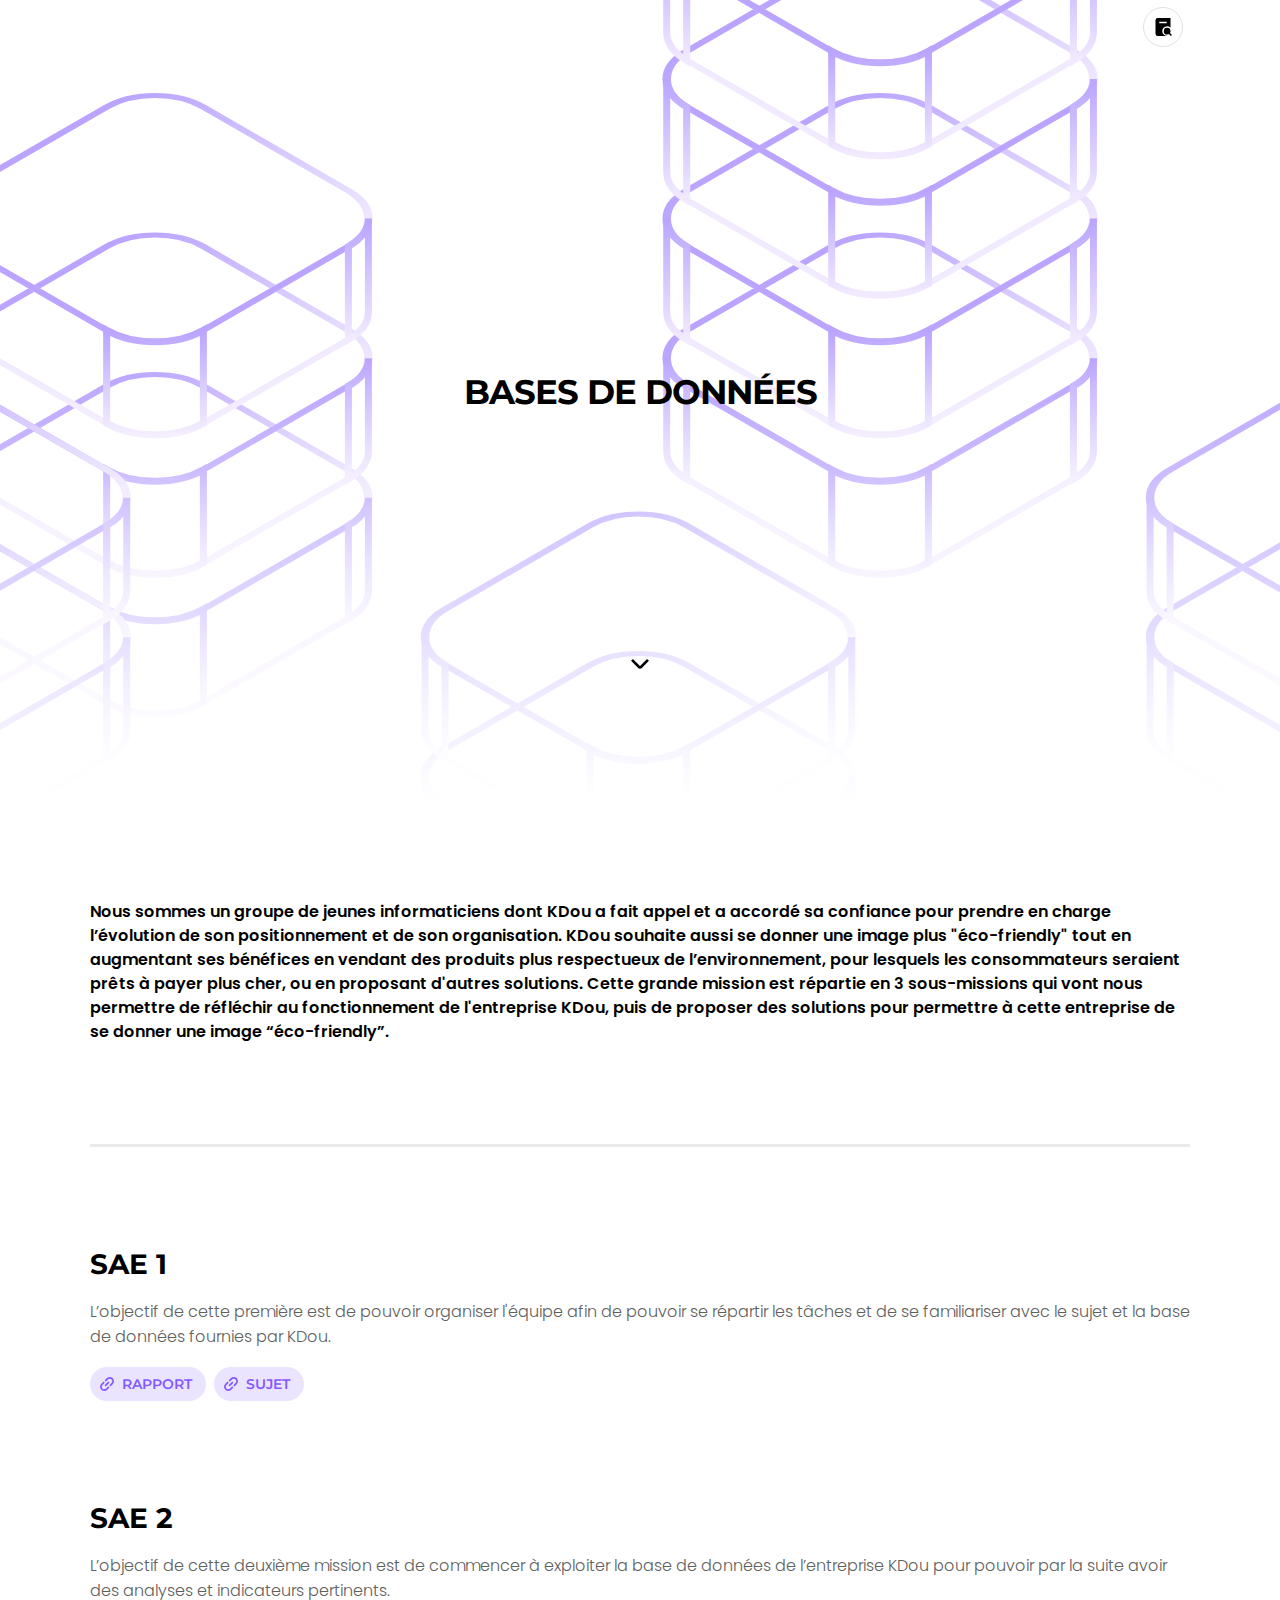
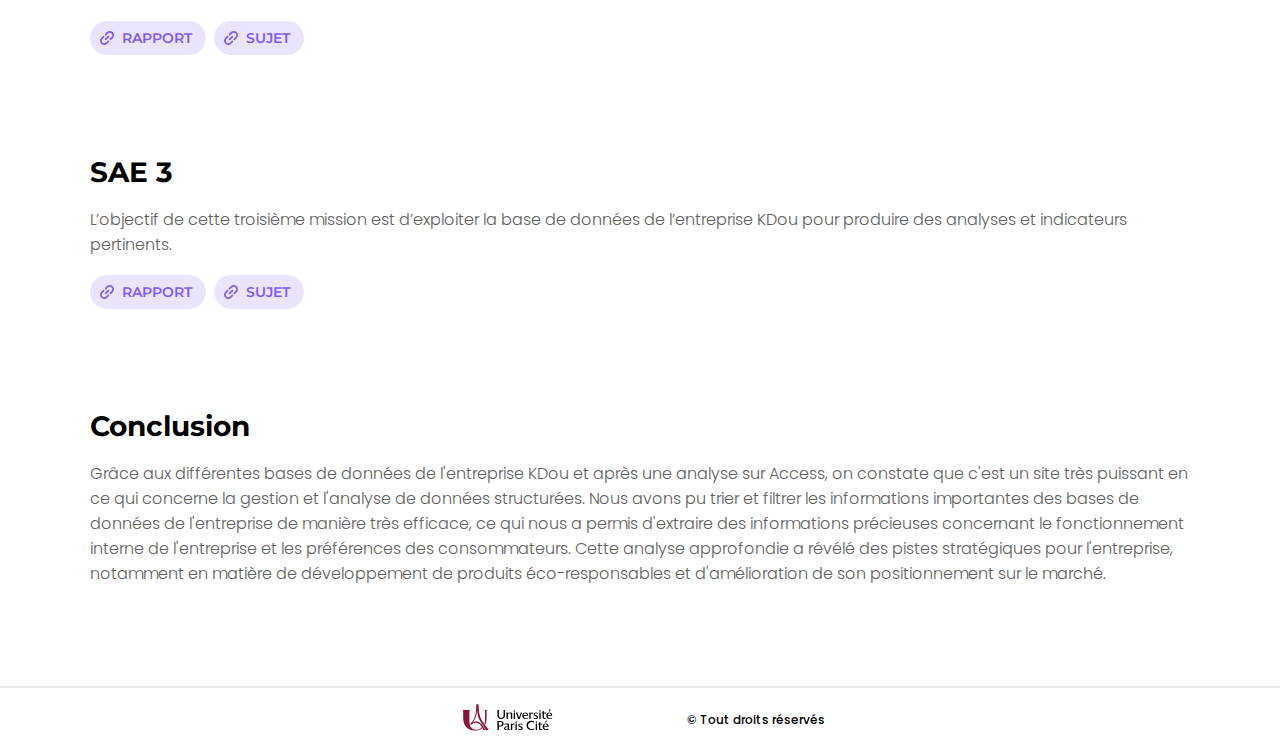
<file: index.html>
<!DOCTYPE html>
<html lang="fr">
<head>
    <meta charset="UTF-8">
    <meta name="viewport" content="width=device-width, initial-scale=1.0">
    <title>SAE</title>
    <link rel="stylesheet" href="style.css">
    <link rel="preconnect" href="https://fonts.googleapis.com">
    <link rel="preconnect" href="https://fonts.gstatic.com" crossorigin>
    <link href="https://fonts.googleapis.com/css2?family=Montserrat:ital,wght@0,100..900;1,100..900&display=swap" rel="stylesheet">
    <link href="https://fonts.googleapis.com/css2?family=Montserrat:ital,wght@0,100..900;1,100..900&family=Poppins:ital,wght@0,100;0,200;0,300;0,400;0,500;0,600;0,700;0,800;0,900;1,100;1,200;1,300;1,400;1,500;1,600;1,700;1,800;1,900&display=swap" rel="stylesheet">
</head>
<body>
    <nav>
        <input type="checkbox" id="nav-toggle" hidden>
        <label for="nav-toggle" class="options">
            <svg style="fill: rgb(0, 0, 0);" height="max-content" viewBox="0 0 24 24" width="max-content" xmlns="http://www.w3.org/2000/svg" data-name="Layer 1">
                <path d="m11 17.5a6.5 6.5 0 0 1 11-4.684v-12.816h-17a3 3 0 0 0 -3 3v18a3 3 0 0 0 3 3h12.5a6.5 6.5 0 0 1 -6.5-6.5zm-4-12.5h10v2h-10zm15.543 18.957-2.657-2.657a4.457 4.457 0 0 1 -2.386.7 4.5 4.5 0 1 1 4.5-4.5 4.457 4.457 0 0 1 -.7 2.386l2.657 2.657z"></path>
            </svg>
        </label>
        <div class="sae1">
            <span>SAE 1</span>
            <div class="opt">
                <a href="sujet_1.html">Sujet</a>
                <a href="rapport_1.html">Rapport</a>
            </div>
        </div>
        <div class="sae2">
            <span>SAE 2</span>
            <div class="opt">
                <a href="sujet_2.html">Sujet</a>
                <a href="rapport_2.html">Rapport</a>
            </div>
        </div>
        <div class="sae3">
            <span>SAE 3</span>
            <div class="opt">
                <a href="sujet_3.html">Sujet</a>
                <a href="rapport_3.html">Rapport</a>
            </div>
        </div>
    </nav> 
    <main>
        <div class="p1">
            <div class="background">
                <svg viewBox="0 0 415 258" fill="none" xmlns="http://www.w3.org/2000/svg">
                    <rect width="60" height="60" rx="12" transform="matrix(-0.866025 0.5 0.866025 0.5 103.231 120)" stroke="url(#paint0_linear_14_123)" stroke-width="1.5"/>
                    <rect width="36" height="20" transform="matrix(-0.866025 0.5 0 1 144.8 156)" stroke="url(#paint1_linear_14_123)" stroke-width="1.5"/>
                    <rect width="36" height="20" transform="matrix(-0.866025 -0.5 0 1 92.8386 174)" stroke="url(#paint2_linear_14_123)" stroke-width="1.5"/>
                    <path d="M149.105 150C149.105 152.343 147.46 154.464 144.8 156V176C147.46 174.464 149.105 172.343 149.105 170V150Z" stroke="url(#paint3_linear_14_123)" stroke-width="1.5"/>
                    <path d="M113.623 174C107.884 177.314 98.5781 177.314 92.8386 174V194C98.5781 197.314 107.884 197.314 113.623 194V174Z" stroke="url(#paint4_linear_14_123)" stroke-width="1.5"/>
                    <path d="M57.3571 150C57.3571 152.343 59.0021 154.464 61.6617 156V176C59.0021 174.464 57.3571 172.343 57.3571 170V150Z" stroke="url(#paint5_linear_14_123)" stroke-width="1.5"/>
                    <rect width="60" height="60" rx="12" transform="matrix(-0.866025 0.5 0.866025 0.5 103.231 90)" stroke="url(#paint6_linear_14_123)" stroke-width="1.5"/>
                    <rect width="36" height="20" transform="matrix(-0.866025 0.5 0 1 144.8 126)" stroke="url(#paint7_linear_14_123)" stroke-width="1.5"/>
                    <rect width="36" height="20" transform="matrix(-0.866025 -0.5 0 1 92.8386 144)" stroke="url(#paint8_linear_14_123)" stroke-width="1.5"/>
                    <path d="M149.105 120C149.105 122.343 147.46 124.464 144.8 126V146C147.46 144.464 149.105 142.343 149.105 140V120Z" stroke="url(#paint9_linear_14_123)" stroke-width="1.5"/>
                    <path d="M113.623 144C107.884 147.314 98.5781 147.314 92.8386 144V164C98.5781 167.314 107.884 167.314 113.623 164V144Z" stroke="url(#paint10_linear_14_123)" stroke-width="1.5"/>
                    <path d="M57.3571 120C57.3571 122.343 59.0021 124.464 61.6617 126V146C59.0021 144.464 57.3571 142.343 57.3571 140V120Z" stroke="url(#paint11_linear_14_123)" stroke-width="1.5"/>
                    <rect width="60" height="60" rx="12" transform="matrix(-0.866025 0.5 0.866025 0.5 103.231 60)" stroke="url(#paint12_linear_14_123)" stroke-width="1.5"/>
                    <rect width="36" height="20" transform="matrix(-0.866025 0.5 0 1 144.8 96)" stroke="url(#paint13_linear_14_123)" stroke-width="1.5"/>
                    <rect width="36" height="20" transform="matrix(-0.866025 -0.5 0 1 92.8386 114)" stroke="url(#paint14_linear_14_123)" stroke-width="1.5"/>
                    <path d="M149.105 90C149.105 92.3431 147.46 94.4645 144.8 96V116C147.46 114.464 149.105 112.343 149.105 110V90Z" stroke="url(#paint15_linear_14_123)" stroke-width="1.5"/>
                    <path d="M113.623 114C107.884 117.314 98.5781 117.314 92.8386 114V134C98.5781 137.314 107.884 137.314 113.623 134V114Z" stroke="url(#paint16_linear_14_123)" stroke-width="1.5"/>
                    <path d="M57.3571 90C57.3571 92.3431 59.0021 94.4645 61.6617 96V116C59.0021 114.464 57.3571 112.343 57.3571 110V90Z" stroke="url(#paint17_linear_14_123)" stroke-width="1.5"/>
                    <rect width="60" height="60" rx="12" transform="matrix(-0.866025 0.5 0.866025 0.5 259.115 90)" stroke="url(#paint18_linear_14_123)" stroke-width="1.5"/>
                    <rect width="36" height="20" transform="matrix(-0.866025 0.5 0 1 300.685 126)" stroke="url(#paint19_linear_14_123)" stroke-width="1.5"/>
                    <rect width="36" height="20" transform="matrix(-0.866025 -0.5 0 1 248.723 144)" stroke="url(#paint20_linear_14_123)" stroke-width="1.5"/>
                    <path d="M304.989 120C304.989 122.343 303.344 124.464 300.685 126V146C303.344 144.464 304.989 142.343 304.989 140V120Z" stroke="url(#paint21_linear_14_123)" stroke-width="1.5"/>
                    <path d="M269.508 144C263.768 147.314 254.463 147.314 248.723 144V164C254.463 167.314 263.768 167.314 269.508 164V144Z" stroke="url(#paint22_linear_14_123)" stroke-width="1.5"/>
                    <path d="M213.242 120C213.242 122.343 214.887 124.464 217.546 126V146C214.887 144.464 213.242 142.343 213.242 140V120Z" stroke="url(#paint23_linear_14_123)" stroke-width="1.5"/>
                    <rect width="60" height="60" rx="12" transform="matrix(-0.866025 0.5 0.866025 0.5 259.115 60)" stroke="url(#paint24_linear_14_123)" stroke-width="1.5"/>
                    <rect width="36" height="20" transform="matrix(-0.866025 0.5 0 1 300.685 96)" stroke="url(#paint25_linear_14_123)" stroke-width="1.5"/>
                    <rect width="36" height="20" transform="matrix(-0.866025 -0.5 0 1 248.723 114)" stroke="url(#paint26_linear_14_123)" stroke-width="1.5"/>
                    <path d="M304.989 90C304.989 92.3431 303.344 94.4645 300.685 96V116C303.344 114.464 304.989 112.343 304.989 110V90Z" stroke="url(#paint27_linear_14_123)" stroke-width="1.5"/>
                    <path d="M269.508 114C263.768 117.314 254.463 117.314 248.723 114V134C254.463 137.314 263.768 137.314 269.508 134V114Z" stroke="url(#paint28_linear_14_123)" stroke-width="1.5"/>
                    <path d="M213.242 90C213.242 92.3431 214.887 94.4645 217.546 96V116C214.887 114.464 213.242 112.343 213.242 110V90Z" stroke="url(#paint29_linear_14_123)" stroke-width="1.5"/>
                    <rect width="60" height="60" rx="12" transform="matrix(-0.866025 0.5 0.866025 0.5 259.115 30)" stroke="url(#paint30_linear_14_123)" stroke-width="1.5"/>
                    <rect width="36" height="20" transform="matrix(-0.866025 0.5 0 1 300.685 66)" stroke="url(#paint31_linear_14_123)" stroke-width="1.5"/>
                    <rect width="36" height="20" transform="matrix(-0.866025 -0.5 0 1 248.723 84)" stroke="url(#paint32_linear_14_123)" stroke-width="1.5"/>
                    <path d="M304.989 60C304.989 62.3431 303.344 64.4645 300.685 66V86C303.344 84.4645 304.989 82.3431 304.989 80V60Z" stroke="url(#paint33_linear_14_123)" stroke-width="1.5"/>
                    <path d="M269.508 84C263.768 87.3137 254.463 87.3137 248.723 84V104C254.463 107.314 263.768 107.314 269.508 104V84Z" stroke="url(#paint34_linear_14_123)" stroke-width="1.5"/>
                    <path d="M213.242 60C213.242 62.3431 214.887 64.4645 217.546 66V86C214.887 84.4645 213.242 82.3431 213.242 80V60Z" stroke="url(#paint35_linear_14_123)" stroke-width="1.5"/>
                    <rect width="60" height="60" rx="12" transform="matrix(-0.866025 0.5 0.866025 0.5 259.115 0)" stroke="url(#paint36_linear_14_123)" stroke-width="1.5"/>
                    <rect width="36" height="20" transform="matrix(-0.866025 0.5 0 1 300.685 36)" stroke="url(#paint37_linear_14_123)" stroke-width="1.5"/>
                    <rect width="36" height="20" transform="matrix(-0.866025 -0.5 0 1 248.723 54)" stroke="url(#paint38_linear_14_123)" stroke-width="1.5"/>
                    <path d="M304.989 30C304.989 32.3431 303.344 34.4645 300.685 36V56C303.344 54.4645 304.989 52.3431 304.989 50V30Z" stroke="url(#paint39_linear_14_123)" stroke-width="1.5"/>
                    <path d="M269.508 54C263.768 57.3137 254.463 57.3137 248.723 54V74C254.463 77.3137 263.768 77.3137 269.508 74V54Z" stroke="url(#paint40_linear_14_123)" stroke-width="1.5"/>
                    <path d="M213.242 30C213.242 32.3431 214.887 34.4645 217.546 36V56C214.887 54.4645 213.242 52.3431 213.242 50V30Z" stroke="url(#paint41_linear_14_123)" stroke-width="1.5"/>
                    <rect width="60" height="60" rx="12" transform="matrix(-0.866025 0.5 0.866025 0.5 207.154 180)" stroke="url(#paint42_linear_14_123)" stroke-width="1.5"/>
                    <rect width="36" height="20" transform="matrix(-0.866025 0.5 0 1 248.723 216)" stroke="url(#paint43_linear_14_123)" stroke-width="1.5"/>
                    <rect width="36" height="20" transform="matrix(-0.866025 -0.5 0 1 196.762 234)" stroke="url(#paint44_linear_14_123)" stroke-width="1.5"/>
                    <path d="M253.028 210C253.028 212.343 251.383 214.464 248.723 216V236C251.383 234.464 253.028 232.343 253.028 230V210Z" stroke="url(#paint45_linear_14_123)" stroke-width="1.5"/>
                    <path d="M217.546 234C211.807 237.314 202.501 237.314 196.762 234V254C202.501 257.314 211.807 257.314 217.546 254V234Z" stroke="url(#paint46_linear_14_123)" stroke-width="1.5"/>
                    <path d="M161.28 210C161.28 212.343 162.925 214.464 165.585 216V236C162.925 234.464 161.28 232.343 161.28 230V210Z" stroke="url(#paint47_linear_14_123)" stroke-width="1.5"/>
                    <rect width="60" height="60" rx="12" transform="matrix(-0.866025 0.5 0.866025 0.5 207.154 150)" stroke="url(#paint48_linear_14_123)" stroke-width="1.5"/>
                    <rect width="36" height="20" transform="matrix(-0.866025 0.5 0 1 248.723 186)" stroke="url(#paint49_linear_14_123)" stroke-width="1.5"/>
                    <rect width="36" height="20" transform="matrix(-0.866025 -0.5 0 1 196.762 204)" stroke="url(#paint50_linear_14_123)" stroke-width="1.5"/>
                    <path d="M253.028 180C253.028 182.343 251.383 184.464 248.723 186V206C251.383 204.464 253.028 202.343 253.028 200V180Z" stroke="url(#paint51_linear_14_123)" stroke-width="1.5"/>
                    <path d="M217.546 204C211.807 207.314 202.501 207.314 196.762 204V224C202.501 227.314 211.807 227.314 217.546 224V204Z" stroke="url(#paint52_linear_14_123)" stroke-width="1.5"/>
                    <path d="M161.28 180C161.28 182.343 162.925 184.464 165.585 186V206C162.925 204.464 161.28 202.343 161.28 200V180Z" stroke="url(#paint53_linear_14_123)" stroke-width="1.5"/>
                    <rect width="60" height="60" rx="12" transform="matrix(-0.866025 0.5 0.866025 0.5 51.2694 150)" stroke="url(#paint54_linear_14_123)" stroke-width="1.5"/>
                    <rect width="36" height="20" transform="matrix(-0.866025 0.5 0 1 92.8387 186)" stroke="url(#paint55_linear_14_123)" stroke-width="1.5"/>
                    <rect width="36" height="20" transform="matrix(-0.866025 -0.5 0 1 40.8771 204)" stroke="url(#paint56_linear_14_123)" stroke-width="1.5"/>
                    <path d="M97.1433 180C97.1433 182.343 95.4983 184.464 92.8386 186V206C95.4983 204.464 97.1433 202.343 97.1433 200V180Z" stroke="url(#paint57_linear_14_123)" stroke-width="1.5"/>
                    <path d="M61.6617 204C55.9222 207.314 46.6166 207.314 40.8771 204V224C46.6166 227.314 55.9222 227.314 61.6617 224V204Z" stroke="url(#paint58_linear_14_123)" stroke-width="1.5"/>
                    <path d="M5.39559 180C5.39559 182.343 7.0406 184.464 9.70023 186V206C7.0406 204.464 5.39559 202.343 5.39559 200V180Z" stroke="url(#paint59_linear_14_123)" stroke-width="1.5"/>
                    <rect width="60" height="60" rx="12" transform="matrix(-0.866025 0.5 0.866025 0.5 51.2694 120)" stroke="url(#paint60_linear_14_123)" stroke-width="1.5"/>
                    <rect width="36" height="20" transform="matrix(-0.866025 0.5 0 1 92.8387 156)" stroke="url(#paint61_linear_14_123)" stroke-width="1.5"/>
                    <rect width="36" height="20" transform="matrix(-0.866025 -0.5 0 1 40.8771 174)" stroke="url(#paint62_linear_14_123)" stroke-width="1.5"/>
                    <path d="M97.1433 150C97.1433 152.343 95.4983 154.464 92.8386 156V176C95.4983 174.464 97.1433 172.343 97.1433 170V150Z" stroke="url(#paint63_linear_14_123)" stroke-width="1.5"/>
                    <path d="M61.6617 174C55.9222 177.314 46.6166 177.314 40.8771 174V194C46.6166 197.314 55.9222 197.314 61.6617 194V174Z" stroke="url(#paint64_linear_14_123)" stroke-width="1.5"/>
                    <path d="M5.39559 150C5.39559 152.343 7.0406 154.464 9.70023 156V176C7.0406 174.464 5.39559 172.343 5.39559 170V150Z" stroke="url(#paint65_linear_14_123)" stroke-width="1.5"/>
                    <rect width="60" height="60" rx="12" transform="matrix(-0.866025 0.5 0.866025 0.5 363.038 150)" stroke="url(#paint66_linear_14_123)" stroke-width="1.5"/>
                    <rect width="36" height="20" transform="matrix(-0.866025 0.5 0 1 404.608 186)" stroke="url(#paint67_linear_14_123)" stroke-width="1.5"/>
                    <rect width="36" height="20" transform="matrix(-0.866025 -0.5 0 1 352.646 204)" stroke="url(#paint68_linear_14_123)" stroke-width="1.5"/>
                    <path d="M408.912 180C408.912 182.343 407.267 184.464 404.608 186V206C407.267 204.464 408.912 202.343 408.912 200V180Z" stroke="url(#paint69_linear_14_123)" stroke-width="1.5"/>
                    <path d="M373.431 204C367.691 207.314 358.386 207.314 352.646 204V224C358.386 227.314 367.691 227.314 373.431 224V204Z" stroke="url(#paint70_linear_14_123)" stroke-width="1.5"/>
                    <path d="M317.165 180C317.165 182.343 318.81 184.464 321.469 186V206C318.81 204.464 317.165 202.343 317.165 200V180Z" stroke="url(#paint71_linear_14_123)" stroke-width="1.5"/>
                    <rect width="60" height="60" rx="12" transform="matrix(-0.866025 0.5 0.866025 0.5 363.038 120)" stroke="url(#paint72_linear_14_123)" stroke-width="1.5"/>
                    <rect width="36" height="20" transform="matrix(-0.866025 0.5 0 1 404.608 156)" stroke="url(#paint73_linear_14_123)" stroke-width="1.5"/>
                    <rect width="36" height="20" transform="matrix(-0.866025 -0.5 0 1 352.646 174)" stroke="url(#paint74_linear_14_123)" stroke-width="1.5"/>
                    <path d="M408.912 150C408.912 152.343 407.267 154.464 404.608 156V176C407.267 174.464 408.912 172.343 408.912 170V150Z" stroke="url(#paint75_linear_14_123)" stroke-width="1.5"/>
                    <path d="M373.431 174C367.691 177.314 358.386 177.314 352.646 174V194C358.386 197.314 367.691 197.314 373.431 194V174Z" stroke="url(#paint76_linear_14_123)" stroke-width="1.5"/>
                    <path d="M317.165 150C317.165 152.343 318.81 154.464 321.469 156V176C318.81 174.464 317.165 172.343 317.165 170V150Z" stroke="url(#paint77_linear_14_123)" stroke-width="1.5"/>
                    <defs>
                    <linearGradient id="paint0_linear_14_123" x1="30" y1="0" x2="30" y2="60" gradientUnits="userSpaceOnUse">
                    <stop stop-color="#BAA4FF"/>
                    <stop offset="1" stop-color="#F2EBFF"/>
                    </linearGradient>
                    <linearGradient id="paint1_linear_14_123" x1="18" y1="0" x2="18" y2="20" gradientUnits="userSpaceOnUse">
                    <stop stop-color="#BAA4FF"/>
                    <stop offset="1" stop-color="#F2EBFF"/>
                    </linearGradient>
                    <linearGradient id="paint2_linear_14_123" x1="18" y1="0" x2="18" y2="20" gradientUnits="userSpaceOnUse">
                    <stop stop-color="#BAA4FF"/>
                    <stop offset="1" stop-color="#F2EBFF"/>
                    </linearGradient>
                    <linearGradient id="paint3_linear_14_123" x1="146.952" y1="150" x2="146.952" y2="176" gradientUnits="userSpaceOnUse">
                    <stop stop-color="#BAA4FF"/>
                    <stop offset="1" stop-color="#F2EBFF"/>
                    </linearGradient>
                    <linearGradient id="paint4_linear_14_123" x1="103.231" y1="174" x2="103.231" y2="196.485" gradientUnits="userSpaceOnUse">
                    <stop stop-color="#BAA4FF"/>
                    <stop offset="1" stop-color="#F2EBFF"/>
                    </linearGradient>
                    <linearGradient id="paint5_linear_14_123" x1="59.5094" y1="150" x2="59.5094" y2="176" gradientUnits="userSpaceOnUse">
                    <stop stop-color="#BAA4FF"/>
                    <stop offset="1" stop-color="#F2EBFF"/>
                    </linearGradient>
                    <linearGradient id="paint6_linear_14_123" x1="30" y1="0" x2="30" y2="60" gradientUnits="userSpaceOnUse">
                    <stop stop-color="#BAA4FF"/>
                    <stop offset="1" stop-color="#F2EBFF"/>
                    </linearGradient>
                    <linearGradient id="paint7_linear_14_123" x1="18" y1="0" x2="18" y2="20" gradientUnits="userSpaceOnUse">
                    <stop stop-color="#BAA4FF"/>
                    <stop offset="1" stop-color="#F2EBFF"/>
                    </linearGradient>
                    <linearGradient id="paint8_linear_14_123" x1="18" y1="0" x2="18" y2="20" gradientUnits="userSpaceOnUse">
                    <stop stop-color="#BAA4FF"/>
                    <stop offset="1" stop-color="#F2EBFF"/>
                    </linearGradient>
                    <linearGradient id="paint9_linear_14_123" x1="146.952" y1="120" x2="146.952" y2="146" gradientUnits="userSpaceOnUse">
                    <stop stop-color="#BAA4FF"/>
                    <stop offset="1" stop-color="#F2EBFF"/>
                    </linearGradient>
                    <linearGradient id="paint10_linear_14_123" x1="103.231" y1="144" x2="103.231" y2="166.485" gradientUnits="userSpaceOnUse">
                    <stop stop-color="#BAA4FF"/>
                    <stop offset="1" stop-color="#F2EBFF"/>
                    </linearGradient>
                    <linearGradient id="paint11_linear_14_123" x1="59.5094" y1="120" x2="59.5094" y2="146" gradientUnits="userSpaceOnUse">
                    <stop stop-color="#BAA4FF"/>
                    <stop offset="1" stop-color="#F2EBFF"/>
                    </linearGradient>
                    <linearGradient id="paint12_linear_14_123" x1="30" y1="0" x2="30" y2="60" gradientUnits="userSpaceOnUse">
                    <stop stop-color="#BAA4FF"/>
                    <stop offset="1" stop-color="#F2EBFF"/>
                    </linearGradient>
                    <linearGradient id="paint13_linear_14_123" x1="18" y1="0" x2="18" y2="20" gradientUnits="userSpaceOnUse">
                    <stop stop-color="#BAA4FF"/>
                    <stop offset="1" stop-color="#F2EBFF"/>
                    </linearGradient>
                    <linearGradient id="paint14_linear_14_123" x1="18" y1="0" x2="18" y2="20" gradientUnits="userSpaceOnUse">
                    <stop stop-color="#BAA4FF"/>
                    <stop offset="1" stop-color="#F2EBFF"/>
                    </linearGradient>
                    <linearGradient id="paint15_linear_14_123" x1="146.952" y1="90" x2="146.952" y2="116" gradientUnits="userSpaceOnUse">
                    <stop stop-color="#BAA4FF"/>
                    <stop offset="1" stop-color="#F2EBFF"/>
                    </linearGradient>
                    <linearGradient id="paint16_linear_14_123" x1="103.231" y1="114" x2="103.231" y2="136.485" gradientUnits="userSpaceOnUse">
                    <stop stop-color="#BAA4FF"/>
                    <stop offset="1" stop-color="#F2EBFF"/>
                    </linearGradient>
                    <linearGradient id="paint17_linear_14_123" x1="59.5094" y1="90" x2="59.5094" y2="116" gradientUnits="userSpaceOnUse">
                    <stop stop-color="#BAA4FF"/>
                    <stop offset="1" stop-color="#F2EBFF"/>
                    </linearGradient>
                    <linearGradient id="paint18_linear_14_123" x1="30" y1="0" x2="30" y2="60" gradientUnits="userSpaceOnUse">
                    <stop stop-color="#BAA4FF"/>
                    <stop offset="1" stop-color="#F2EBFF"/>
                    </linearGradient>
                    <linearGradient id="paint19_linear_14_123" x1="18" y1="0" x2="18" y2="20" gradientUnits="userSpaceOnUse">
                    <stop stop-color="#BAA4FF"/>
                    <stop offset="1" stop-color="#F2EBFF"/>
                    </linearGradient>
                    <linearGradient id="paint20_linear_14_123" x1="18" y1="0" x2="18" y2="20" gradientUnits="userSpaceOnUse">
                    <stop stop-color="#BAA4FF"/>
                    <stop offset="1" stop-color="#F2EBFF"/>
                    </linearGradient>
                    <linearGradient id="paint21_linear_14_123" x1="302.837" y1="120" x2="302.837" y2="146" gradientUnits="userSpaceOnUse">
                    <stop stop-color="#BAA4FF"/>
                    <stop offset="1" stop-color="#F2EBFF"/>
                    </linearGradient>
                    <linearGradient id="paint22_linear_14_123" x1="259.115" y1="144" x2="259.115" y2="166.485" gradientUnits="userSpaceOnUse">
                    <stop stop-color="#BAA4FF"/>
                    <stop offset="1" stop-color="#F2EBFF"/>
                    </linearGradient>
                    <linearGradient id="paint23_linear_14_123" x1="215.394" y1="120" x2="215.394" y2="146" gradientUnits="userSpaceOnUse">
                    <stop stop-color="#BAA4FF"/>
                    <stop offset="1" stop-color="#F2EBFF"/>
                    </linearGradient>
                    <linearGradient id="paint24_linear_14_123" x1="30" y1="0" x2="30" y2="60" gradientUnits="userSpaceOnUse">
                    <stop stop-color="#BAA4FF"/>
                    <stop offset="1" stop-color="#F2EBFF"/>
                    </linearGradient>
                    <linearGradient id="paint25_linear_14_123" x1="18" y1="0" x2="18" y2="20" gradientUnits="userSpaceOnUse">
                    <stop stop-color="#BAA4FF"/>
                    <stop offset="1" stop-color="#F2EBFF"/>
                    </linearGradient>
                    <linearGradient id="paint26_linear_14_123" x1="18" y1="0" x2="18" y2="20" gradientUnits="userSpaceOnUse">
                    <stop stop-color="#BAA4FF"/>
                    <stop offset="1" stop-color="#F2EBFF"/>
                    </linearGradient>
                    <linearGradient id="paint27_linear_14_123" x1="302.837" y1="90" x2="302.837" y2="116" gradientUnits="userSpaceOnUse">
                    <stop stop-color="#BAA4FF"/>
                    <stop offset="1" stop-color="#F2EBFF"/>
                    </linearGradient>
                    <linearGradient id="paint28_linear_14_123" x1="259.115" y1="114" x2="259.115" y2="136.485" gradientUnits="userSpaceOnUse">
                    <stop stop-color="#BAA4FF"/>
                    <stop offset="1" stop-color="#F2EBFF"/>
                    </linearGradient>
                    <linearGradient id="paint29_linear_14_123" x1="215.394" y1="90" x2="215.394" y2="116" gradientUnits="userSpaceOnUse">
                    <stop stop-color="#BAA4FF"/>
                    <stop offset="1" stop-color="#F2EBFF"/>
                    </linearGradient>
                    <linearGradient id="paint30_linear_14_123" x1="30" y1="0" x2="30" y2="60" gradientUnits="userSpaceOnUse">
                    <stop stop-color="#BAA4FF"/>
                    <stop offset="1" stop-color="#F2EBFF"/>
                    </linearGradient>
                    <linearGradient id="paint31_linear_14_123" x1="18" y1="0" x2="18" y2="20" gradientUnits="userSpaceOnUse">
                    <stop stop-color="#BAA4FF"/>
                    <stop offset="1" stop-color="#F2EBFF"/>
                    </linearGradient>
                    <linearGradient id="paint32_linear_14_123" x1="18" y1="0" x2="18" y2="20" gradientUnits="userSpaceOnUse">
                    <stop stop-color="#BAA4FF"/>
                    <stop offset="1" stop-color="#F2EBFF"/>
                    </linearGradient>
                    <linearGradient id="paint33_linear_14_123" x1="302.837" y1="60" x2="302.837" y2="86" gradientUnits="userSpaceOnUse">
                    <stop stop-color="#BAA4FF"/>
                    <stop offset="1" stop-color="#F2EBFF"/>
                    </linearGradient>
                    <linearGradient id="paint34_linear_14_123" x1="259.115" y1="84" x2="259.115" y2="106.485" gradientUnits="userSpaceOnUse">
                    <stop stop-color="#BAA4FF"/>
                    <stop offset="1" stop-color="#F2EBFF"/>
                    </linearGradient>
                    <linearGradient id="paint35_linear_14_123" x1="215.394" y1="60" x2="215.394" y2="86" gradientUnits="userSpaceOnUse">
                    <stop stop-color="#BAA4FF"/>
                    <stop offset="1" stop-color="#F2EBFF"/>
                    </linearGradient>
                    <linearGradient id="paint36_linear_14_123" x1="30" y1="0" x2="30" y2="60" gradientUnits="userSpaceOnUse">
                    <stop stop-color="#BAA4FF"/>
                    <stop offset="1" stop-color="#F2EBFF"/>
                    </linearGradient>
                    <linearGradient id="paint37_linear_14_123" x1="18" y1="0" x2="18" y2="20" gradientUnits="userSpaceOnUse">
                    <stop stop-color="#BAA4FF"/>
                    <stop offset="1" stop-color="#F2EBFF"/>
                    </linearGradient>
                    <linearGradient id="paint38_linear_14_123" x1="18" y1="0" x2="18" y2="20" gradientUnits="userSpaceOnUse">
                    <stop stop-color="#BAA4FF"/>
                    <stop offset="1" stop-color="#F2EBFF"/>
                    </linearGradient>
                    <linearGradient id="paint39_linear_14_123" x1="302.837" y1="30" x2="302.837" y2="56" gradientUnits="userSpaceOnUse">
                    <stop stop-color="#BAA4FF"/>
                    <stop offset="1" stop-color="#F2EBFF"/>
                    </linearGradient>
                    <linearGradient id="paint40_linear_14_123" x1="259.115" y1="54" x2="259.115" y2="76.4853" gradientUnits="userSpaceOnUse">
                    <stop stop-color="#BAA4FF"/>
                    <stop offset="1" stop-color="#F2EBFF"/>
                    </linearGradient>
                    <linearGradient id="paint41_linear_14_123" x1="215.394" y1="30" x2="215.394" y2="56" gradientUnits="userSpaceOnUse">
                    <stop stop-color="#BAA4FF"/>
                    <stop offset="1" stop-color="#F2EBFF"/>
                    </linearGradient>
                    <linearGradient id="paint42_linear_14_123" x1="30" y1="0" x2="30" y2="60" gradientUnits="userSpaceOnUse">
                    <stop stop-color="#BAA4FF"/>
                    <stop offset="1" stop-color="#F2EBFF"/>
                    </linearGradient>
                    <linearGradient id="paint43_linear_14_123" x1="18" y1="0" x2="18" y2="20" gradientUnits="userSpaceOnUse">
                    <stop stop-color="#BAA4FF"/>
                    <stop offset="1" stop-color="#F2EBFF"/>
                    </linearGradient>
                    <linearGradient id="paint44_linear_14_123" x1="18" y1="0" x2="18" y2="20" gradientUnits="userSpaceOnUse">
                    <stop stop-color="#BAA4FF"/>
                    <stop offset="1" stop-color="#F2EBFF"/>
                    </linearGradient>
                    <linearGradient id="paint45_linear_14_123" x1="250.875" y1="210" x2="250.875" y2="236" gradientUnits="userSpaceOnUse">
                    <stop stop-color="#BAA4FF"/>
                    <stop offset="1" stop-color="#F2EBFF"/>
                    </linearGradient>
                    <linearGradient id="paint46_linear_14_123" x1="207.154" y1="234" x2="207.154" y2="256.485" gradientUnits="userSpaceOnUse">
                    <stop stop-color="#BAA4FF"/>
                    <stop offset="1" stop-color="#F2EBFF"/>
                    </linearGradient>
                    <linearGradient id="paint47_linear_14_123" x1="163.432" y1="210" x2="163.432" y2="236" gradientUnits="userSpaceOnUse">
                    <stop stop-color="#BAA4FF"/>
                    <stop offset="1" stop-color="#F2EBFF"/>
                    </linearGradient>
                    <linearGradient id="paint48_linear_14_123" x1="30" y1="0" x2="30" y2="60" gradientUnits="userSpaceOnUse">
                    <stop stop-color="#BAA4FF"/>
                    <stop offset="1" stop-color="#F2EBFF"/>
                    </linearGradient>
                    <linearGradient id="paint49_linear_14_123" x1="18" y1="0" x2="18" y2="20" gradientUnits="userSpaceOnUse">
                    <stop stop-color="#BAA4FF"/>
                    <stop offset="1" stop-color="#F2EBFF"/>
                    </linearGradient>
                    <linearGradient id="paint50_linear_14_123" x1="18" y1="0" x2="18" y2="20" gradientUnits="userSpaceOnUse">
                    <stop stop-color="#BAA4FF"/>
                    <stop offset="1" stop-color="#F2EBFF"/>
                    </linearGradient>
                    <linearGradient id="paint51_linear_14_123" x1="250.875" y1="180" x2="250.875" y2="206" gradientUnits="userSpaceOnUse">
                    <stop stop-color="#BAA4FF"/>
                    <stop offset="1" stop-color="#F2EBFF"/>
                    </linearGradient>
                    <linearGradient id="paint52_linear_14_123" x1="207.154" y1="204" x2="207.154" y2="226.485" gradientUnits="userSpaceOnUse">
                    <stop stop-color="#BAA4FF"/>
                    <stop offset="1" stop-color="#F2EBFF"/>
                    </linearGradient>
                    <linearGradient id="paint53_linear_14_123" x1="163.432" y1="180" x2="163.432" y2="206" gradientUnits="userSpaceOnUse">
                    <stop stop-color="#BAA4FF"/>
                    <stop offset="1" stop-color="#F2EBFF"/>
                    </linearGradient>
                    <linearGradient id="paint54_linear_14_123" x1="30" y1="0" x2="30" y2="60" gradientUnits="userSpaceOnUse">
                    <stop stop-color="#BAA4FF"/>
                    <stop offset="1" stop-color="#F2EBFF"/>
                    </linearGradient>
                    <linearGradient id="paint55_linear_14_123" x1="18" y1="0" x2="18" y2="20" gradientUnits="userSpaceOnUse">
                    <stop stop-color="#BAA4FF"/>
                    <stop offset="1" stop-color="#F2EBFF"/>
                    </linearGradient>
                    <linearGradient id="paint56_linear_14_123" x1="18" y1="0" x2="18" y2="20" gradientUnits="userSpaceOnUse">
                    <stop stop-color="#BAA4FF"/>
                    <stop offset="1" stop-color="#F2EBFF"/>
                    </linearGradient>
                    <linearGradient id="paint57_linear_14_123" x1="94.991" y1="180" x2="94.991" y2="206" gradientUnits="userSpaceOnUse">
                    <stop stop-color="#BAA4FF"/>
                    <stop offset="1" stop-color="#F2EBFF"/>
                    </linearGradient>
                    <linearGradient id="paint58_linear_14_123" x1="51.2694" y1="204" x2="51.2694" y2="226.485" gradientUnits="userSpaceOnUse">
                    <stop stop-color="#BAA4FF"/>
                    <stop offset="1" stop-color="#F2EBFF"/>
                    </linearGradient>
                    <linearGradient id="paint59_linear_14_123" x1="7.54791" y1="180" x2="7.54791" y2="206" gradientUnits="userSpaceOnUse">
                    <stop stop-color="#BAA4FF"/>
                    <stop offset="1" stop-color="#F2EBFF"/>
                    </linearGradient>
                    <linearGradient id="paint60_linear_14_123" x1="30" y1="0" x2="30" y2="60" gradientUnits="userSpaceOnUse">
                    <stop stop-color="#BAA4FF"/>
                    <stop offset="1" stop-color="#F2EBFF"/>
                    </linearGradient>
                    <linearGradient id="paint61_linear_14_123" x1="18" y1="0" x2="18" y2="20" gradientUnits="userSpaceOnUse">
                    <stop stop-color="#BAA4FF"/>
                    <stop offset="1" stop-color="#F2EBFF"/>
                    </linearGradient>
                    <linearGradient id="paint62_linear_14_123" x1="18" y1="0" x2="18" y2="20" gradientUnits="userSpaceOnUse">
                    <stop stop-color="#BAA4FF"/>
                    <stop offset="1" stop-color="#F2EBFF"/>
                    </linearGradient>
                    <linearGradient id="paint63_linear_14_123" x1="94.991" y1="150" x2="94.991" y2="176" gradientUnits="userSpaceOnUse">
                    <stop stop-color="#BAA4FF"/>
                    <stop offset="1" stop-color="#F2EBFF"/>
                    </linearGradient>
                    <linearGradient id="paint64_linear_14_123" x1="51.2694" y1="174" x2="51.2694" y2="196.485" gradientUnits="userSpaceOnUse">
                    <stop stop-color="#BAA4FF"/>
                    <stop offset="1" stop-color="#F2EBFF"/>
                    </linearGradient>
                    <linearGradient id="paint65_linear_14_123" x1="7.54791" y1="150" x2="7.54791" y2="176" gradientUnits="userSpaceOnUse">
                    <stop stop-color="#BAA4FF"/>
                    <stop offset="1" stop-color="#F2EBFF"/>
                    </linearGradient>
                    <linearGradient id="paint66_linear_14_123" x1="30" y1="0" x2="30" y2="60" gradientUnits="userSpaceOnUse">
                    <stop stop-color="#BAA4FF"/>
                    <stop offset="1" stop-color="#F2EBFF"/>
                    </linearGradient>
                    <linearGradient id="paint67_linear_14_123" x1="18" y1="0" x2="18" y2="20" gradientUnits="userSpaceOnUse">
                    <stop stop-color="#BAA4FF"/>
                    <stop offset="1" stop-color="#F2EBFF"/>
                    </linearGradient>
                    <linearGradient id="paint68_linear_14_123" x1="18" y1="0" x2="18" y2="20" gradientUnits="userSpaceOnUse">
                    <stop stop-color="#BAA4FF"/>
                    <stop offset="1" stop-color="#F2EBFF"/>
                    </linearGradient>
                    <linearGradient id="paint69_linear_14_123" x1="406.76" y1="180" x2="406.76" y2="206" gradientUnits="userSpaceOnUse">
                    <stop stop-color="#BAA4FF"/>
                    <stop offset="1" stop-color="#F2EBFF"/>
                    </linearGradient>
                    <linearGradient id="paint70_linear_14_123" x1="363.038" y1="204" x2="363.038" y2="226.485" gradientUnits="userSpaceOnUse">
                    <stop stop-color="#BAA4FF"/>
                    <stop offset="1" stop-color="#F2EBFF"/>
                    </linearGradient>
                    <linearGradient id="paint71_linear_14_123" x1="319.317" y1="180" x2="319.317" y2="206" gradientUnits="userSpaceOnUse">
                    <stop stop-color="#BAA4FF"/>
                    <stop offset="1" stop-color="#F2EBFF"/>
                    </linearGradient>
                    <linearGradient id="paint72_linear_14_123" x1="30" y1="0" x2="30" y2="60" gradientUnits="userSpaceOnUse">
                    <stop stop-color="#BAA4FF"/>
                    <stop offset="1" stop-color="#F2EBFF"/>
                    </linearGradient>
                    <linearGradient id="paint73_linear_14_123" x1="18" y1="0" x2="18" y2="20" gradientUnits="userSpaceOnUse">
                    <stop stop-color="#BAA4FF"/>
                    <stop offset="1" stop-color="#F2EBFF"/>
                    </linearGradient>
                    <linearGradient id="paint74_linear_14_123" x1="18" y1="0" x2="18" y2="20" gradientUnits="userSpaceOnUse">
                    <stop stop-color="#BAA4FF"/>
                    <stop offset="1" stop-color="#F2EBFF"/>
                    </linearGradient>
                    <linearGradient id="paint75_linear_14_123" x1="406.76" y1="150" x2="406.76" y2="176" gradientUnits="userSpaceOnUse">
                    <stop stop-color="#BAA4FF"/>
                    <stop offset="1" stop-color="#F2EBFF"/>
                    </linearGradient>
                    <linearGradient id="paint76_linear_14_123" x1="363.038" y1="174" x2="363.038" y2="196.485" gradientUnits="userSpaceOnUse">
                    <stop stop-color="#BAA4FF"/>
                    <stop offset="1" stop-color="#F2EBFF"/>
                    </linearGradient>
                    <linearGradient id="paint77_linear_14_123" x1="319.317" y1="150" x2="319.317" y2="176" gradientUnits="userSpaceOnUse">
                    <stop stop-color="#BAA4FF"/>
                    <stop offset="1" stop-color="#F2EBFF"/>
                    </linearGradient>
                    </defs>
                </svg>
            </div>
            <div class="content">
                <div class="texts">
                    <h1>RAPPORT</h1>
                    <h2>BASES DE DONNÉES</h2>
                    <h3>Par Tristan, Caio,<br>Alpay, Ethan</h3>
                </div>
                <svg class="arrow" xmlns="http://www.w3.org/2000/svg" viewBox="0 0 24 24"><path d="M12,15.5a1.993,1.993,0,0,1-1.414-.585L5.293,9.621,6.707,8.207,12,13.5l5.293-5.293,1.414,1.414-5.293,5.293A1.993,1.993,0,0,1,12,15.5Z"/></svg>
            </div>
            <div class="overlay"></div>
        </div>
        <div class="p2">
            <p>Nous sommes un groupe de jeunes informaticiens dont KDou a fait appel et a accordé sa confiance pour prendre en charge l’évolution de son positionnement et de son organisation. KDou souhaite aussi se donner une image plus "éco-friendly" tout en augmentant ses bénéfices en vendant des produits plus respectueux de l’environnement, pour lesquels les consommateurs seraient prêts à payer plus cher, ou en proposant d'autres solutions. Cette grande mission est répartie en 3 sous-missions qui vont nous permettre de réfléchir au fonctionnement de l'entreprise KDou, puis de proposer des solutions pour permettre à cette entreprise de se donner une image “éco-friendly”.</p>
        </div>
        <div class="p3">
            <div class="sae">
                <h1>SAE 1</h1>
                <p>L’objectif de cette première est de pouvoir organiser l'équipe afin de pouvoir se répartir les tâches et de se familiariser avec le sujet et la base de données fournies par KDou.</p>
                <div class="buttons">
                    <a href="rapport_1.html">
                        <svg xmlns="http://www.w3.org/2000/svg" xmlns:xlink="http://www.w3.org/1999/xlink" version="1.1" id="Capa_1" x="0px" y="0px" viewBox="0 0 511.904 511.904" style="enable-background:new 0 0 511.904 511.904;" xml:space="preserve" width="14" height="14">
                            <g>
                                <path d="M222.025,417.764c-33.872,35.124-89.034,38.364-126.784,7.445c-22.482-19.465-33.966-48.733-30.72-78.293   c2.811-21.794,12.997-41.97,28.864-57.173l61.355-61.397c12.492-12.496,12.492-32.752,0-45.248l0,0   c-12.496-12.492-32.752-12.492-45.248,0l-60.053,60.075C22.065,269.57,4.802,304.721,0.649,342.521   c-7.757,85.138,54.972,160.445,140.11,168.202c45.721,4.166,90.933-12.179,123.42-44.618l64.171-64.149   c12.492-12.496,12.492-32.752,0-45.248l0,0c-12.496-12.492-32.752-12.492-45.248,0L222.025,417.764z"/>
                                <path d="M451.358,31.289C387.651-15.517,299.186-8.179,244.062,48.484L183.667,108.9c-12.492,12.496-12.492,32.752,0,45.248l0,0   c12.496,12.492,32.752,12.492,45.248,0l61.355-61.291c33.132-34.267,86.738-38.127,124.437-8.96   c38.803,31.818,44.466,89.067,12.648,127.87c-1.862,2.271-3.833,4.45-5.907,6.53l-64.171,64.171   c-12.492,12.496-12.492,32.752,0,45.248l0,0c12.496,12.492,32.752,12.492,45.248,0l64.171-64.171   c60.413-60.606,60.257-158.711-0.349-219.124C461.638,39.727,456.631,35.341,451.358,31.289z"/>
                                <path d="M183.667,282.525l99.425-99.425c12.497-12.497,32.758-12.497,45.255,0l0,0c12.497,12.497,12.497,32.758,0,45.255   l-99.425,99.425c-12.497,12.497-32.758,12.497-45.255,0l0,0C171.17,315.283,171.17,295.022,183.667,282.525z"/>
                            </g>
                        </svg>
                        RAPPORT
                    </a>
                    <a href="sujet_1.html">
                        <svg xmlns="http://www.w3.org/2000/svg" xmlns:xlink="http://www.w3.org/1999/xlink" version="1.1" id="Capa_1" x="0px" y="0px" viewBox="0 0 511.904 511.904" style="enable-background:new 0 0 511.904 511.904;" xml:space="preserve" width="14" height="14">
                            <g>
                                <path d="M222.025,417.764c-33.872,35.124-89.034,38.364-126.784,7.445c-22.482-19.465-33.966-48.733-30.72-78.293   c2.811-21.794,12.997-41.97,28.864-57.173l61.355-61.397c12.492-12.496,12.492-32.752,0-45.248l0,0   c-12.496-12.492-32.752-12.492-45.248,0l-60.053,60.075C22.065,269.57,4.802,304.721,0.649,342.521   c-7.757,85.138,54.972,160.445,140.11,168.202c45.721,4.166,90.933-12.179,123.42-44.618l64.171-64.149   c12.492-12.496,12.492-32.752,0-45.248l0,0c-12.496-12.492-32.752-12.492-45.248,0L222.025,417.764z"/>
                                <path d="M451.358,31.289C387.651-15.517,299.186-8.179,244.062,48.484L183.667,108.9c-12.492,12.496-12.492,32.752,0,45.248l0,0   c12.496,12.492,32.752,12.492,45.248,0l61.355-61.291c33.132-34.267,86.738-38.127,124.437-8.96   c38.803,31.818,44.466,89.067,12.648,127.87c-1.862,2.271-3.833,4.45-5.907,6.53l-64.171,64.171   c-12.492,12.496-12.492,32.752,0,45.248l0,0c12.496,12.492,32.752,12.492,45.248,0l64.171-64.171   c60.413-60.606,60.257-158.711-0.349-219.124C461.638,39.727,456.631,35.341,451.358,31.289z"/>
                                <path d="M183.667,282.525l99.425-99.425c12.497-12.497,32.758-12.497,45.255,0l0,0c12.497,12.497,12.497,32.758,0,45.255   l-99.425,99.425c-12.497,12.497-32.758,12.497-45.255,0l0,0C171.17,315.283,171.17,295.022,183.667,282.525z"/>
                            </g>
                        </svg>
                        SUJET
                    </a>
                </div>
            </div>
            <div class="sae">
                <h1>SAE 2</h1>
                <p>L’objectif de cette deuxième mission est de commencer à exploiter la base de données de l’entreprise KDou pour pouvoir par la suite avoir des analyses et indicateurs pertinents.</p>
                <div class="buttons">
                    <a href="rapport_2.html">
                        <svg xmlns="http://www.w3.org/2000/svg" xmlns:xlink="http://www.w3.org/1999/xlink" version="1.1" id="Capa_1" x="0px" y="0px" viewBox="0 0 511.904 511.904" style="enable-background:new 0 0 511.904 511.904;" xml:space="preserve" width="14" height="14">
                            <g>
                                <path d="M222.025,417.764c-33.872,35.124-89.034,38.364-126.784,7.445c-22.482-19.465-33.966-48.733-30.72-78.293   c2.811-21.794,12.997-41.97,28.864-57.173l61.355-61.397c12.492-12.496,12.492-32.752,0-45.248l0,0   c-12.496-12.492-32.752-12.492-45.248,0l-60.053,60.075C22.065,269.57,4.802,304.721,0.649,342.521   c-7.757,85.138,54.972,160.445,140.11,168.202c45.721,4.166,90.933-12.179,123.42-44.618l64.171-64.149   c12.492-12.496,12.492-32.752,0-45.248l0,0c-12.496-12.492-32.752-12.492-45.248,0L222.025,417.764z"/>
                                <path d="M451.358,31.289C387.651-15.517,299.186-8.179,244.062,48.484L183.667,108.9c-12.492,12.496-12.492,32.752,0,45.248l0,0   c12.496,12.492,32.752,12.492,45.248,0l61.355-61.291c33.132-34.267,86.738-38.127,124.437-8.96   c38.803,31.818,44.466,89.067,12.648,127.87c-1.862,2.271-3.833,4.45-5.907,6.53l-64.171,64.171   c-12.492,12.496-12.492,32.752,0,45.248l0,0c12.496,12.492,32.752,12.492,45.248,0l64.171-64.171   c60.413-60.606,60.257-158.711-0.349-219.124C461.638,39.727,456.631,35.341,451.358,31.289z"/>
                                <path d="M183.667,282.525l99.425-99.425c12.497-12.497,32.758-12.497,45.255,0l0,0c12.497,12.497,12.497,32.758,0,45.255   l-99.425,99.425c-12.497,12.497-32.758,12.497-45.255,0l0,0C171.17,315.283,171.17,295.022,183.667,282.525z"/>
                            </g>
                        </svg>
                        RAPPORT
                    </a>
                    <a href="sujet_2.html">
                        <svg xmlns="http://www.w3.org/2000/svg" xmlns:xlink="http://www.w3.org/1999/xlink" version="1.1" id="Capa_1" x="0px" y="0px" viewBox="0 0 511.904 511.904" style="enable-background:new 0 0 511.904 511.904;" xml:space="preserve" width="14" height="14">
                            <g>
                                <path d="M222.025,417.764c-33.872,35.124-89.034,38.364-126.784,7.445c-22.482-19.465-33.966-48.733-30.72-78.293   c2.811-21.794,12.997-41.97,28.864-57.173l61.355-61.397c12.492-12.496,12.492-32.752,0-45.248l0,0   c-12.496-12.492-32.752-12.492-45.248,0l-60.053,60.075C22.065,269.57,4.802,304.721,0.649,342.521   c-7.757,85.138,54.972,160.445,140.11,168.202c45.721,4.166,90.933-12.179,123.42-44.618l64.171-64.149   c12.492-12.496,12.492-32.752,0-45.248l0,0c-12.496-12.492-32.752-12.492-45.248,0L222.025,417.764z"/>
                                <path d="M451.358,31.289C387.651-15.517,299.186-8.179,244.062,48.484L183.667,108.9c-12.492,12.496-12.492,32.752,0,45.248l0,0   c12.496,12.492,32.752,12.492,45.248,0l61.355-61.291c33.132-34.267,86.738-38.127,124.437-8.96   c38.803,31.818,44.466,89.067,12.648,127.87c-1.862,2.271-3.833,4.45-5.907,6.53l-64.171,64.171   c-12.492,12.496-12.492,32.752,0,45.248l0,0c12.496,12.492,32.752,12.492,45.248,0l64.171-64.171   c60.413-60.606,60.257-158.711-0.349-219.124C461.638,39.727,456.631,35.341,451.358,31.289z"/>
                                <path d="M183.667,282.525l99.425-99.425c12.497-12.497,32.758-12.497,45.255,0l0,0c12.497,12.497,12.497,32.758,0,45.255   l-99.425,99.425c-12.497,12.497-32.758,12.497-45.255,0l0,0C171.17,315.283,171.17,295.022,183.667,282.525z"/>
                            </g>
                        </svg>
                        SUJET
                    </a>
                </div>
            </div>
            <div class="sae">
                <h1>SAE 3</h1>
                <p>L’objectif de cette troisième mission est d’exploiter la base de données de l’entreprise KDou pour produire des analyses et indicateurs pertinents.</p>
                <div class="buttons">
                    <a href="rapport_3.html">
                        <svg xmlns="http://www.w3.org/2000/svg" xmlns:xlink="http://www.w3.org/1999/xlink" version="1.1" id="Capa_1" x="0px" y="0px" viewBox="0 0 511.904 511.904" style="enable-background:new 0 0 511.904 511.904;" xml:space="preserve" width="14" height="14">
                            <g>
                                <path d="M222.025,417.764c-33.872,35.124-89.034,38.364-126.784,7.445c-22.482-19.465-33.966-48.733-30.72-78.293   c2.811-21.794,12.997-41.97,28.864-57.173l61.355-61.397c12.492-12.496,12.492-32.752,0-45.248l0,0   c-12.496-12.492-32.752-12.492-45.248,0l-60.053,60.075C22.065,269.57,4.802,304.721,0.649,342.521   c-7.757,85.138,54.972,160.445,140.11,168.202c45.721,4.166,90.933-12.179,123.42-44.618l64.171-64.149   c12.492-12.496,12.492-32.752,0-45.248l0,0c-12.496-12.492-32.752-12.492-45.248,0L222.025,417.764z"/>
                                <path d="M451.358,31.289C387.651-15.517,299.186-8.179,244.062,48.484L183.667,108.9c-12.492,12.496-12.492,32.752,0,45.248l0,0   c12.496,12.492,32.752,12.492,45.248,0l61.355-61.291c33.132-34.267,86.738-38.127,124.437-8.96   c38.803,31.818,44.466,89.067,12.648,127.87c-1.862,2.271-3.833,4.45-5.907,6.53l-64.171,64.171   c-12.492,12.496-12.492,32.752,0,45.248l0,0c12.496,12.492,32.752,12.492,45.248,0l64.171-64.171   c60.413-60.606,60.257-158.711-0.349-219.124C461.638,39.727,456.631,35.341,451.358,31.289z"/>
                                <path d="M183.667,282.525l99.425-99.425c12.497-12.497,32.758-12.497,45.255,0l0,0c12.497,12.497,12.497,32.758,0,45.255   l-99.425,99.425c-12.497,12.497-32.758,12.497-45.255,0l0,0C171.17,315.283,171.17,295.022,183.667,282.525z"/>
                            </g>
                        </svg>
                        RAPPORT
                    </a>
                    <a href="sujet_3.html">
                        <svg xmlns="http://www.w3.org/2000/svg" xmlns:xlink="http://www.w3.org/1999/xlink" version="1.1" id="Capa_1" x="0px" y="0px" viewBox="0 0 511.904 511.904" style="enable-background:new 0 0 511.904 511.904;" xml:space="preserve" width="14" height="14">
                            <g>
                                <path d="M222.025,417.764c-33.872,35.124-89.034,38.364-126.784,7.445c-22.482-19.465-33.966-48.733-30.72-78.293   c2.811-21.794,12.997-41.97,28.864-57.173l61.355-61.397c12.492-12.496,12.492-32.752,0-45.248l0,0   c-12.496-12.492-32.752-12.492-45.248,0l-60.053,60.075C22.065,269.57,4.802,304.721,0.649,342.521   c-7.757,85.138,54.972,160.445,140.11,168.202c45.721,4.166,90.933-12.179,123.42-44.618l64.171-64.149   c12.492-12.496,12.492-32.752,0-45.248l0,0c-12.496-12.492-32.752-12.492-45.248,0L222.025,417.764z"/>
                                <path d="M451.358,31.289C387.651-15.517,299.186-8.179,244.062,48.484L183.667,108.9c-12.492,12.496-12.492,32.752,0,45.248l0,0   c12.496,12.492,32.752,12.492,45.248,0l61.355-61.291c33.132-34.267,86.738-38.127,124.437-8.96   c38.803,31.818,44.466,89.067,12.648,127.87c-1.862,2.271-3.833,4.45-5.907,6.53l-64.171,64.171   c-12.492,12.496-12.492,32.752,0,45.248l0,0c12.496,12.492,32.752,12.492,45.248,0l64.171-64.171   c60.413-60.606,60.257-158.711-0.349-219.124C461.638,39.727,456.631,35.341,451.358,31.289z"/>
                                <path d="M183.667,282.525l99.425-99.425c12.497-12.497,32.758-12.497,45.255,0l0,0c12.497,12.497,12.497,32.758,0,45.255   l-99.425,99.425c-12.497,12.497-32.758,12.497-45.255,0l0,0C171.17,315.283,171.17,295.022,183.667,282.525z"/>
                            </g>
                        </svg>
                        SUJET
                    </a>
                </div>
            </div>
            <div class="sae">
                <h1>Conclusion</h1>
                <p>Grâce aux différentes bases de données de l'entreprise KDou et après une analyse sur Access,  on constate que c'est un site très puissant en ce qui concerne la gestion et l'analyse de données structurées. Nous avons pu trier et filtrer les informations importantes des bases de données de l'entreprise de manière très efficace, ce qui nous a permis d'extraire des informations précieuses concernant le fonctionnement interne de l'entreprise et les préférences des consommateurs. Cette analyse approfondie a révélé des pistes stratégiques pour l'entreprise, notamment en matière de développement de produits éco-responsables et d'amélioration de son positionnement sur le marché.</p>
            </div>
        </div>
    </main>
    <footer>
        <div class="logo">
            <?xml version="1.0" encoding="UTF-8" standalone="no"?>
            <svg xmlns="http://www.w3.org/2000/svg" viewBox="0 0 446.457 170.079">
            <g style="fill:#8a1438">
                <path
                    d="M 122.10547,50.730469 H 140.07812 V 52.359375 H 134.49609 V 85.753906 C 134.49609,95.359375 132.80859,105.58203 128.70312,112.22266 L 125.3125,107.58594 C 128.68359,99.808594 127.70703,90.050781 127.77344,85.753906 V 52.359375 H 122.10547 Z M 122.10547,50.730469" />
                <path
                    d="M 93.628906,55.03125 H 94.324219 C 96.191406,73.71875 100.05859,89.8125 113.21875,108.21875 121.40625,119.67188 132.41016,135.96875 132.41016,135.96875 H 143.84766 C 143.84766,135.96875 127.32031,115.05859 120.98047,105.58203 106.01172,83.214844 100.85938,65.140625 100.01953,28.332031 V 27.089844 H 90.398438 V 28.332031 C 90.703125,58.816406 87.246094,72.09375 82.609375,83.457031 79.410156,91.289063 73.101563,101.29688 65.421875,109.04297 65.429688,110.41016 66.101563,113.46875 66.691406,115.46484 72.007813,108.54688 80.855469,104.73047 88.621094,104.73047 94.273438,104.73047 99.464844,106.19141 104.10547,110.41406 105.94922,112.09375 109.13672,115.88281 114.44531,124.65234 108.76172,130.62891 100.81641,134.625 91.351563,134.625 78.105469,134.625 72.066406,129.69922 67.5625,123.29688 63.449219,117.44141 61.328125,108.73828 61.328125,95.234375 V 52.359375 H 66.421875 V 50.726563 H 29.613281 V 52.359375 H 34.890625 V 83.730469 C 34.890625,101.55078 38.742188,111.47656 44.992188,120.08594 51.367188,128.86719 64.652344,138.70312 89.394531,138.70312 102.46484,138.70312 111.45703,132.99219 116.42969,127.96484 117.75781,130.23828 119.41797,133.12109 120.97266,135.96875 H 129.58594 C 129.58594,135.96875 123.83594,127.28906 115.25391,114.91797 106.125,101.76172 97.332031,100.04297 88.632813,100.04297 84.023438,100.04297 78.585938,102.1875 75.449219,104.41016 L 75.1875,104.14844 C 80.90625,97.609375 84.574219,89.816406 86.863281,83.980469 89.277344,77.824219 93.175781,64.878906 93.628906,55.03125" />
            </g>
            <g style="fill:#000000">
                <path
                    d="M 196.47266,89.367188 C 206.64453,89.367188 212.25,84.5625 212.25,75.839844 V 50.664063 H 206.55469 V 75.734375 C 206.55469,81.683594 203.10547,84.824219 196.57812,84.824219 190.05078,84.824219 186.60156,81.683594 186.60156,75.734375 V 50.664063 H 180.48437 V 75.839844 C 180.48437,84.5625 186.16016,89.367188 196.47266,89.367188" />
                <path
                    d="M 243.41406,88.84375 V 67.65625 C 243.41406,63.660156 240.44531,61.371094 235.26953,61.371094 230.32031,61.371094 226.24219,63.261719 224.39062,65.101563 V 61.726563 L 219.01172,61.957031 V 88.84375 H 224.65234 V 68.734375 C 226.35937,66.429688 230.07031,65.226563 232.88281,65.226563 236.17578,65.226563 237.77344,66.382813 237.77344,68.757813 V 88.84375 Z M 243.41406,88.84375" />
                <path d="M 249.75391,57.777344 H 255.33984 V 52.605469 H 249.75391 Z M 249.75391,57.777344" />
                <path d="M 249.75391,88.84375 H 255.33984 V 61.785156 L 249.75391,61.898438 Z M 249.75391,88.84375" />
                <path
                    d="M 274.82031,88.84375 285.21484,62.234375 285.34766,61.894531 H 280.46094 L 272.44922,83.402344 264.65234,62.058594 264.59375,61.894531 H 258.65234 L 268.96484,88.84375 Z M 274.82031,88.84375" />
                <path
                    d="M 291.95703,71.917969 C 293.08984,65.511719 296.89453,64.546875 299.08203,64.546875 304.77734,64.546875 305.63672,69.507813 305.71484,71.917969 Z M 310.61719,86.296875 V 82.113281 L 310.19141,82.535156 C 308.64844,84.066406 305.11719,85.613281 301.35937,85.613281 294.94922,85.613281 291.69922,82.203125 291.69922,75.472656 V 75.199219 H 311.01953 L 311.04297,74.972656 C 311.09375,74.4375 311.09375,73.320313 311.09375,72.902344 311.09375,65.574219 306.71484,61.371094 299.08203,61.371094 292.60156,61.371094 286.05859,65.714844 286.05859,75.421875 286.05859,84.023438 291.41406,89.367188 300.03516,89.367188 306.16797,89.367188 309.41406,87.273438 310.52344,86.375 Z M 310.61719,86.296875" />
                <path
                    d="M 321.64453,70.066406 C 322.90625,67.082031 325.89844,66.015625 328.28125,66.015625 329.66797,66.015625 330.98047,66.253906 331.54297,66.605469 L 331.92578,66.847656 V 62.292969 L 331.83984,62.21875 C 331.23828,61.691406 330.16406,61.421875 328.65234,61.421875 325.88672,61.421875 323.10937,63.109375 321.32422,65.84375 V 61.726563 L 316.00391,61.957031 V 88.84375 H 321.64453 Z M 321.64453,70.066406" />
                <path
                    d="M 344.84375,73.085938 C 341.41406,71.953125 339.34375,71.269531 339.34375,68.597656 339.34375,66.390625 341.40234,65.019531 344.71094,65.019531 347.30078,65.019531 350.10937,65.949219 351.74219,66.875 L 352.11719,67.085938 V 63.265625 L 351.99609,63.191406 C 350.64844,62.351563 347.78125,61.371094 344.12891,61.371094 338.05859,61.371094 334.28516,64.359375 334.28516,69.175781 334.28516,73.859375 337.93359,75.738281 341.87109,77.074219 L 342.64844,77.347656 C 345.94141,78.515625 348.11719,79.285156 348.11719,81.980469 348.11719,84.566406 346.22266,85.824219 342.32812,85.824219 339.21484,85.824219 336.00781,84.402344 334.21484,82.992188 L 333.80859,82.671875 V 86.710938 L 333.89453,86.785156 C 335.35156,88.066406 338.89844,89.367188 342.85547,89.367188 349.55078,89.367188 353.38672,86.503906 353.38672,81.507813 353.38672,76.332031 349.34766,74.570313 344.84375,73.085938" />
                <path d="M 364.25391,52.605469 H 358.66406 V 57.777344 H 364.25391 Z M 364.25391,52.605469" />
                <path d="M 364.25391,61.785156 358.66406,61.898438 V 88.84375 H 364.25391 Z M 364.25391,61.785156" />
                <path
                    d="M 379.84766,89.367188 C 382.9375,89.367188 385.57812,88.410156 386.58984,87.460938 L 386.67187,87.386719 V 83.59375 L 386.25781,83.941406 C 385.20312,84.828125 383.4375,85.402344 381.75781,85.402344 379.25,85.402344 378.08594,84.382813 378.08594,82.191406 V 65.542969 H 386.03516 V 61.894531 H 378.08594 V 54.679688 L 372.60547,57.046875 V 61.875 L 368.78906,62.453125 V 65.542969 H 372.55078 V 83.238281 C 372.55078,87.191406 375.14453,89.367188 379.84766,89.367188" />
                <path d="M 407.73437,49.351563 H 401.94922 L 398.22266,57.566406 H 401.91797 Z M 407.73437,49.351563" />
                <path
                    d="M 401.26172,64.546875 C 406.95703,64.546875 407.81641,69.507813 407.89453,71.917969 H 394.13672 C 395.27344,65.511719 399.07422,64.546875 401.26172,64.546875 M 401.26172,61.371094 C 394.78125,61.371094 388.23828,65.714844 388.23828,75.421875 388.23828,84.023438 393.59375,89.367188 402.21484,89.367188 408.35156,89.367188 411.59375,87.273438 412.70312,86.371094 L 412.79687,86.296875 V 82.113281 L 412.37109,82.535156 C 410.82812,84.066406 407.30078,85.613281 403.53906,85.613281 397.12891,85.613281 393.87891,82.203125 393.87891,75.472656 V 75.199219 H 413.19922 L 413.22266,74.972656 C 413.27734,74.4375 413.27734,73.320313 413.27734,72.902344 413.27734,65.574219 408.89844,61.371094 401.26172,61.371094" />
                <path
                    d="M 186.60156,101.74219 H 192.71094 C 198.03516,101.74219 200.51562,104.11328 200.51562,109.20703 200.51562,114.16016 197.89062,116.66797 192.71094,116.66797 H 186.60156 Z M 194.08594,97.777344 H 180.48437 V 135.95703 H 186.60156 V 120.68359 H 193.875 C 201.83984,120.68359 206.78906,116.28516 206.78906,109.20703 206.78906,102.05078 202.03906,97.777344 194.08594,97.777344" />
                <path
                    d="M 218.57422,133.14844 C 216.86719,133.14844 214.00391,132.60547 214.00391,128.98828 214.00391,125.49609 216.70703,124.58203 219.09375,123.76953 219.30469,123.69922 219.51172,123.62891 219.71875,123.55859 221.86328,122.79688 223.45703,121.94531 224.26172,121.13281 V 129.96875 C 223.04297,131.98828 220.97656,133.14844 218.57422,133.14844 M 231.76953,133.04297 C 230.46094,133.04297 229.79297,132.34766 229.79297,130.98437 V 114.19141 C 229.79297,110.35156 226.53906,108.48438 219.84766,108.48438 215.59766,108.48438 212.03906,109.70703 210.52734,110.84375 L 210.42969,110.91797 V 114.46484 L 210.80469,114.25 C 213.05469,112.96875 215.66797,112.28906 218.36328,112.28906 222.55078,112.28906 224.26172,113.09766 224.26172,115.08203 V 116.55078 C 224.26172,118.59375 221.95703,119.46094 217.54297,120.93359 L 217.25391,121.02344 C 213.06641,122.33203 208.73437,123.6875 208.73437,129.30469 208.73437,133.59766 212.05078,136.48047 216.98437,136.48047 221.58203,136.48047 223.875,134.64453 225.00781,132.98437 225.41797,135.15234 227.28125,136.48047 229.96875,136.48047 231.89453,136.48047 233.54687,135.94141 234.39062,135.03516 L 234.45703,134.96484 V 132.19531 L 234.07031,132.45312 C 233.64062,132.73828 232.73828,133.04297 231.76953,133.04297" />
                <path
                    d="M 250.375,108.53516 C 247.60547,108.53516 244.82812,110.22266 243.04687,112.95703 V 108.83984 L 237.72266,109.07031 V 135.95703 H 243.36328 V 117.17969 C 244.62891,114.19531 247.61719,113.12891 250.00391,113.12891 251.39062,113.12891 252.69922,113.36719 253.26172,113.72266 L 253.64453,113.96094 V 109.40625 L 253.5625,109.33203 C 252.95703,108.80469 251.88672,108.53516 250.375,108.53516" />
                <path d="M 257.22656,104.89063 H 262.8125 V 99.71875 H 257.22656 Z M 257.22656,104.89063" />
                <path d="M 257.22656,135.95703 H 262.8125 V 108.89844 L 257.22656,109.01563 Z M 257.22656,135.95703" />
                <path
                    d="M 279.49609,120.19922 C 276.06641,119.06641 273.99609,118.38281 273.99609,115.71484 273.99609,113.50391 276.05469,112.13281 279.36328,112.13281 281.95703,112.13281 284.76172,113.06641 286.39453,113.98828 L 286.76953,114.19922 V 110.37891 L 286.64844,110.30469 C 285.30469,109.46484 282.43359,108.48438 278.78125,108.48438 272.71094,108.48438 268.9375,111.47656 268.9375,116.28906 268.9375,120.96875 272.58594,122.85156 276.52344,124.1875 L 277.30078,124.46484 C 280.59375,125.62891 282.76953,126.39844 282.76953,129.09375 282.76953,131.67969 280.875,132.9375 276.98047,132.9375 273.86328,132.9375 270.66016,131.51562 268.86719,130.10547 L 268.46094,129.78516 V 133.82422 L 268.54687,133.89844 C 270.00391,135.17969 273.55078,136.48047 277.50781,136.48047 284.20312,136.48047 288.03906,133.61719 288.03906,128.62109 288.03906,123.44922 284,121.68359 279.49609,120.19922" />
                <path
                    d="M 325.47266,132.14844 C 316.65234,132.14844 310.72266,126.00781 310.72266,116.86719 310.72266,107.58594 316.57422,101.58594 325.62891,101.58594 329.76953,101.58594 333.16797,102.68359 336.02344,104.94141 L 336.42578,105.26172 V 100.46875 L 336.31641,100.39453 C 334.16016,98.933594 330.9375,97.253906 325.10156,97.253906 312.74609,97.253906 304.44922,105.13672 304.44922,116.86719 304.44922,128.59766 312.53516,136.48047 324.57031,136.48047 329.75781,136.48047 333.8125,135.3125 336.96094,132.91406 L 337.0625,132.83984 V 127.88281 L 336.65234,128.21875 C 333.36719,130.90234 329.81641,132.14844 325.47266,132.14844" />
                <path d="M 343.29687,104.89063 H 348.88281 V 99.71875 H 343.29687 Z M 343.29687,104.89063" />
                <path d="M 343.29687,135.95703 H 348.88281 V 108.89844 L 343.29687,109.01563 Z M 343.29687,135.95703" />
                <path
                    d="M 366.38672,132.51562 C 363.88281,132.51562 362.71484,131.49609 362.71484,129.30469 V 112.65625 H 370.66406 V 109.00781 H 362.71484 V 101.79297 L 357.23437,104.16406 V 108.99219 L 353.41797,109.56641 V 112.65625 H 357.17969 V 130.35156 C 357.17969,134.30469 359.77344,136.48047 364.48047,136.48047 367.5625,136.48047 370.20312,135.52344 371.22266,134.57812 L 371.30078,134.50391 V 130.70703 L 370.89062,131.05469 C 369.83203,131.94141 368.06641,132.51562 366.38672,132.51562" />
                <path d="M 386.55078,104.67969 392.36328,96.46875 H 386.57812 L 382.85547,104.67969 Z M 386.55078,104.67969" />
                <path
                    d="M 385.89062,111.66016 C 391.58984,111.66016 392.44531,116.62109 392.52344,119.03125 H 378.76953 C 379.90234,112.625 383.70312,111.66016 385.89062,111.66016 M 385.89062,108.48438 C 379.41016,108.48438 372.87109,112.82813 372.87109,122.53516 372.87109,131.13672 378.22656,136.48047 386.84375,136.48047 392.97656,136.48047 396.22656,134.38672 397.33594,133.48437 L 397.42969,133.41016 V 129.23047 L 397.00391,129.65234 C 395.45703,131.17969 391.92969,132.72656 388.16797,132.72656 381.75781,132.72656 378.50781,129.31641 378.50781,122.58594 V 122.3125 H 397.82812 L 397.85156,122.08594 C 397.90625,121.55078 397.90625,120.43359 397.90625,120.01563 397.90625,112.6875 393.52734,108.48438 385.89062,108.48438" />
            </g>
            </svg>
        </div>
        <p>© Tout droits réservés</p>
    </footer>
</body>
</html>
</file>
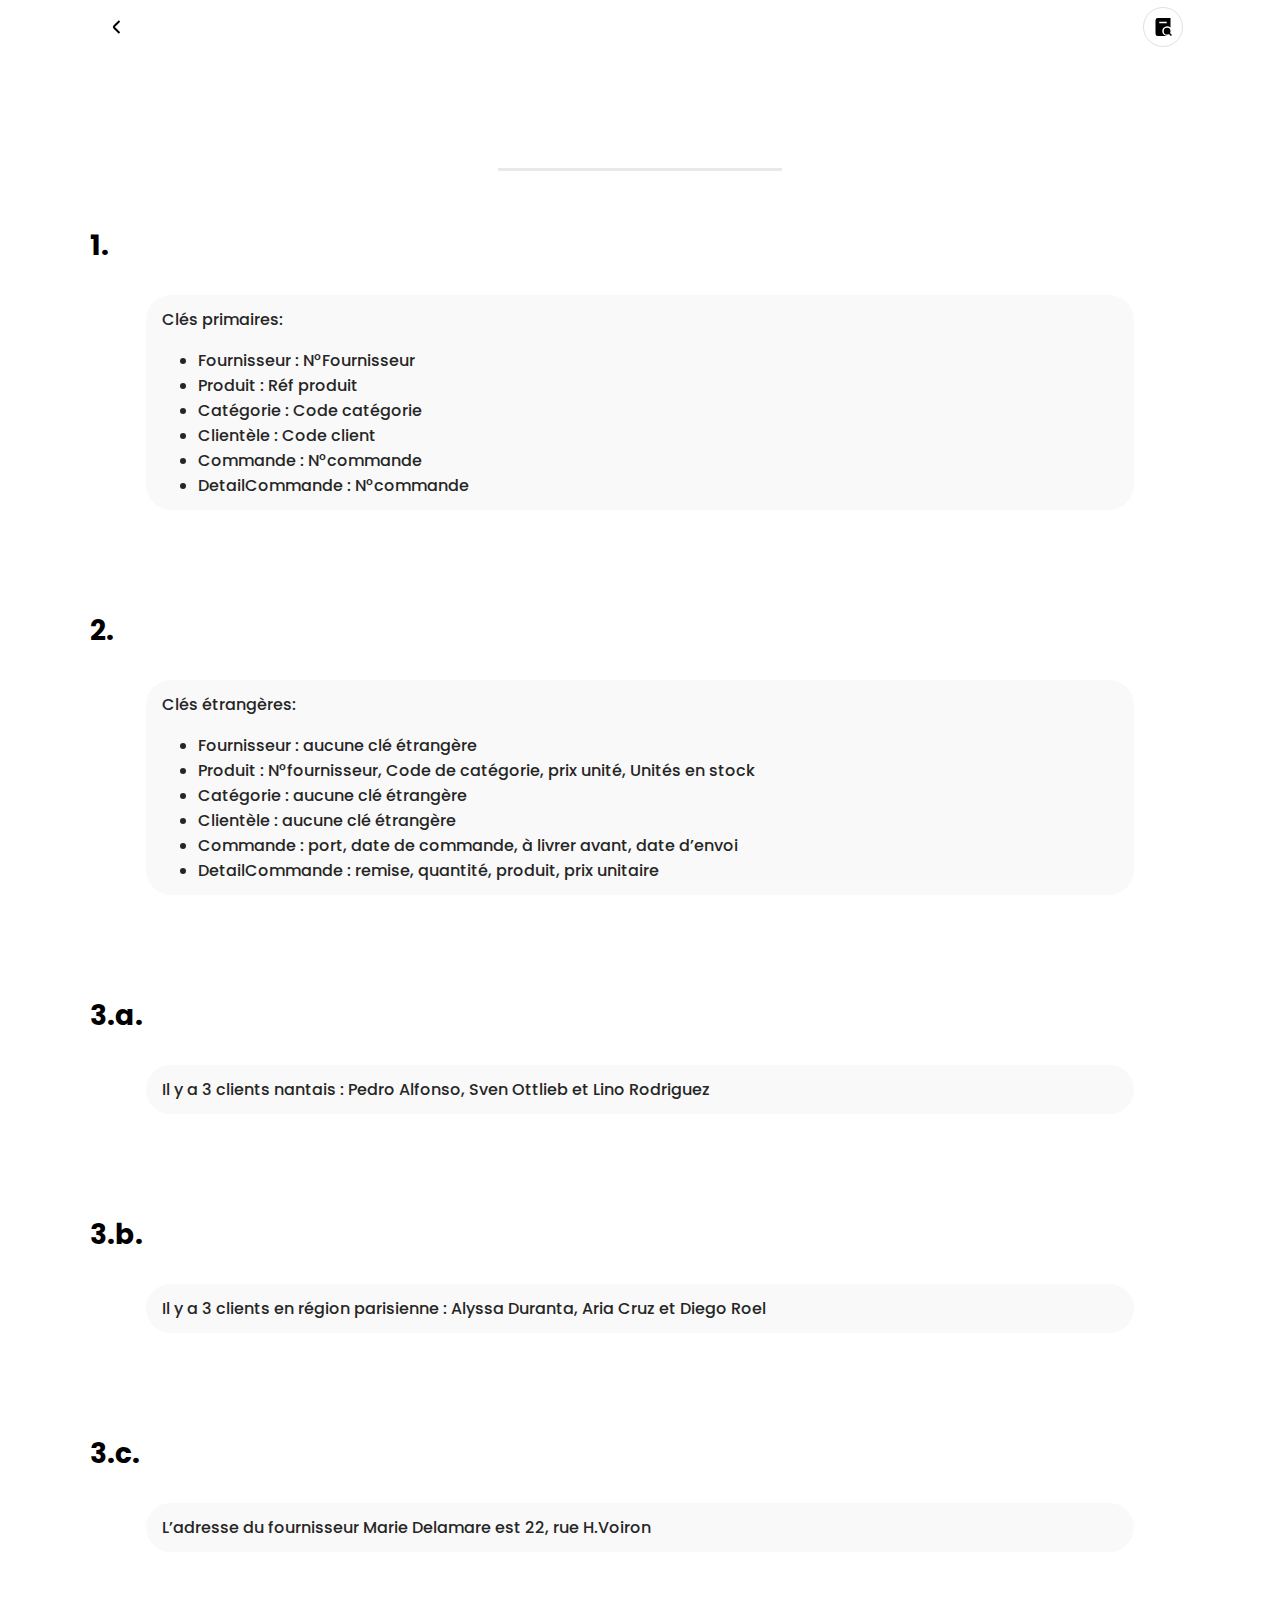
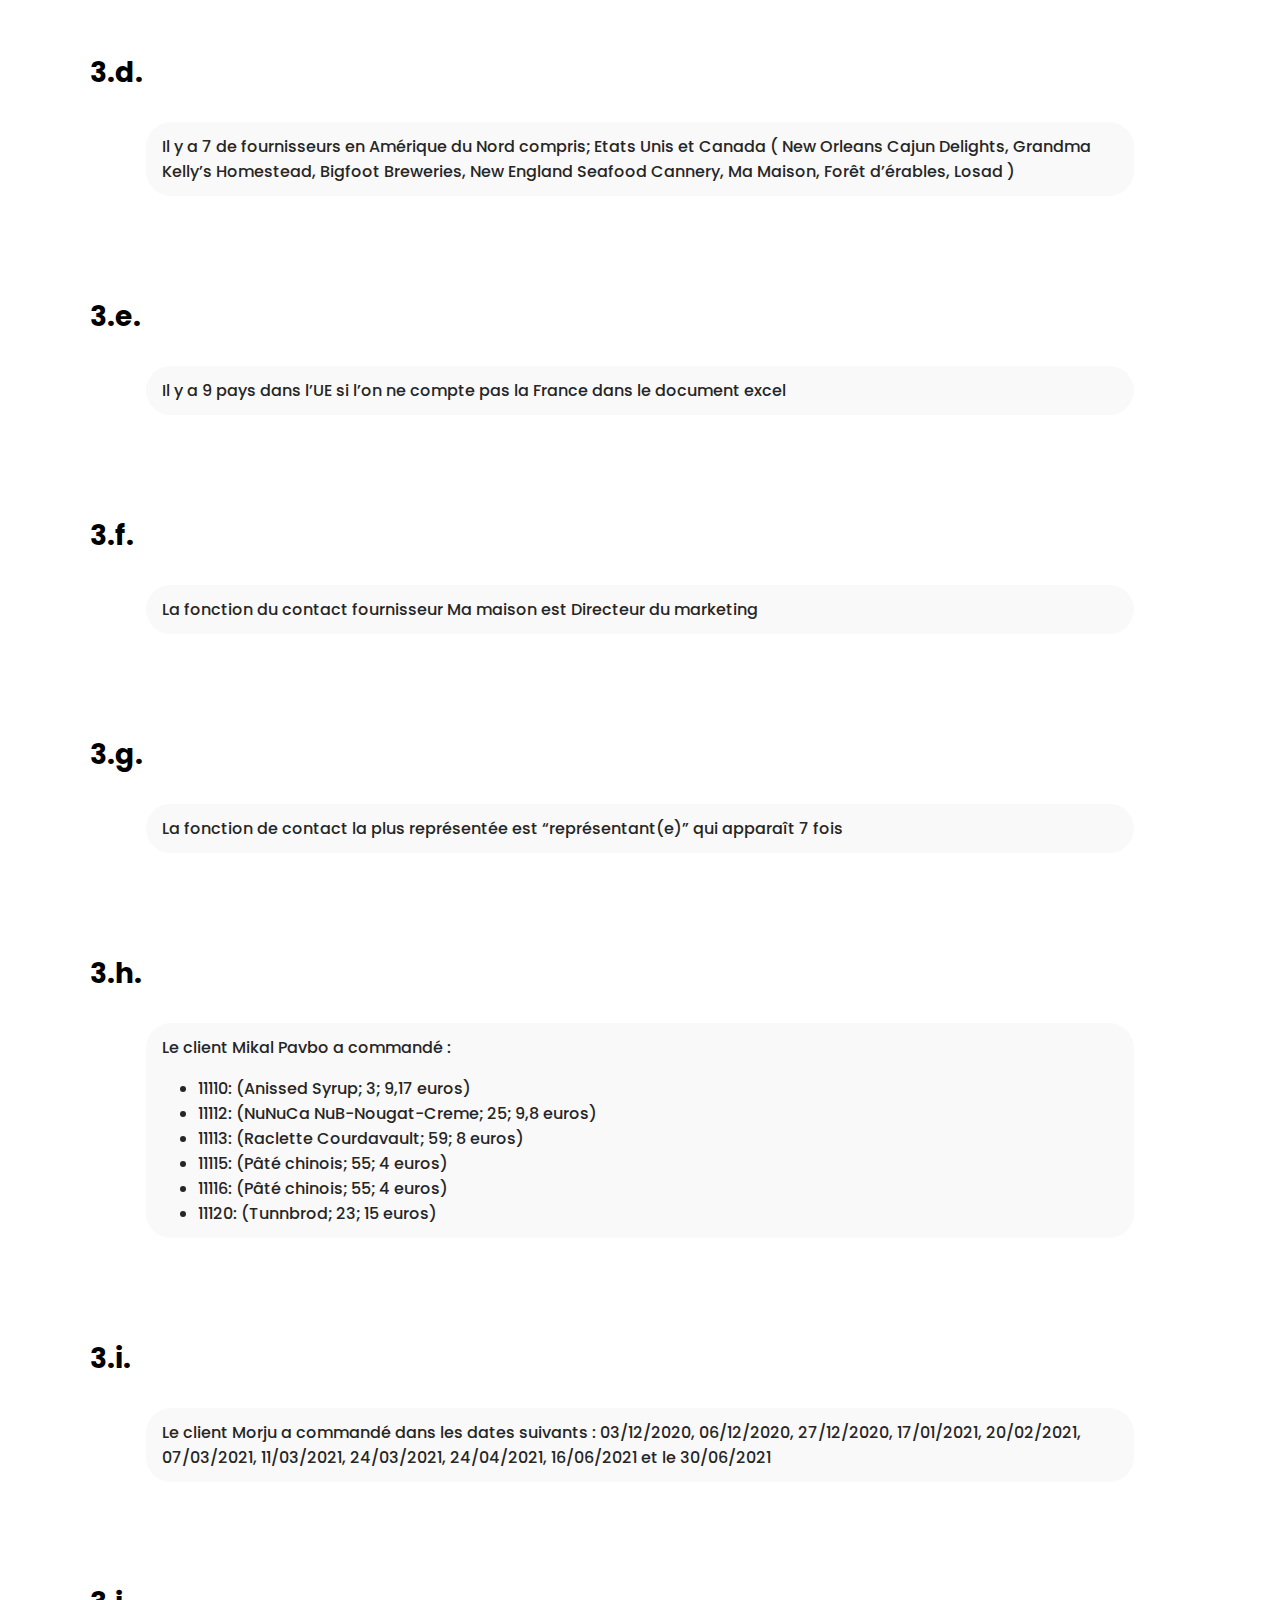
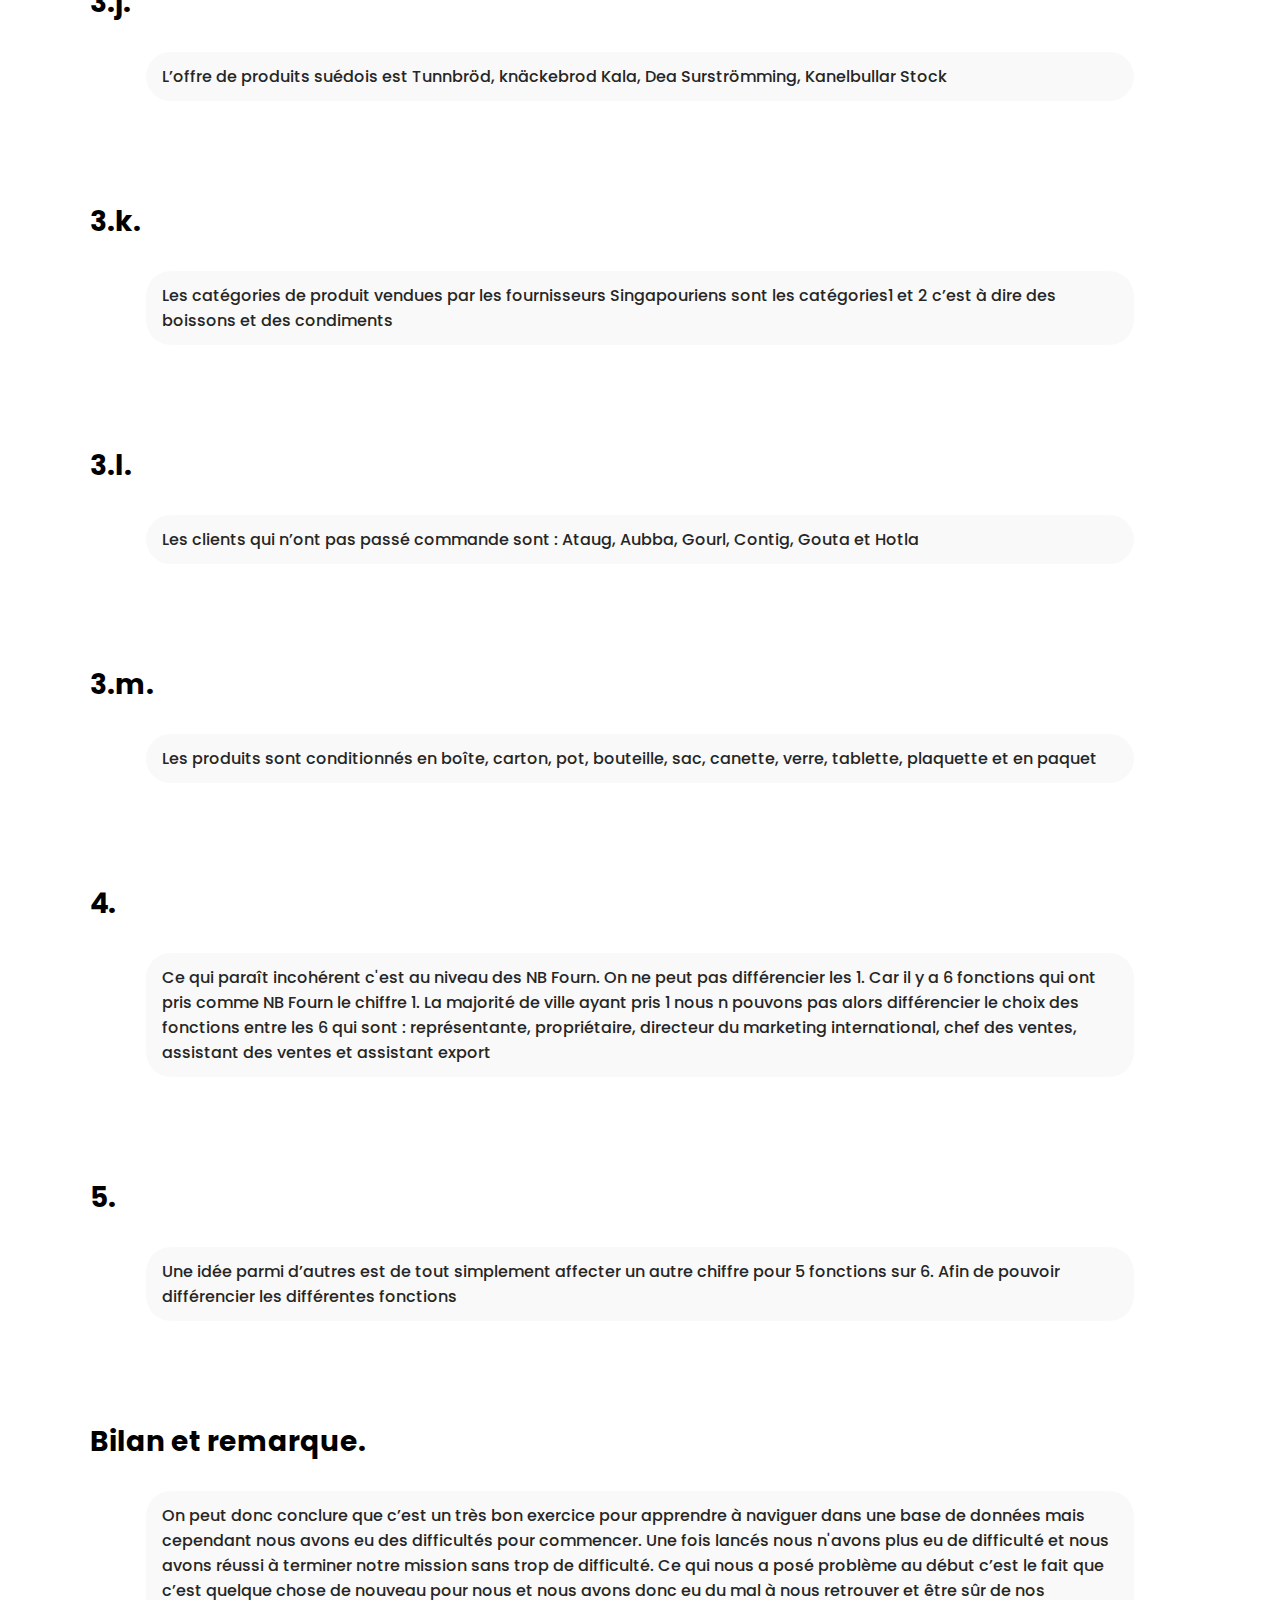
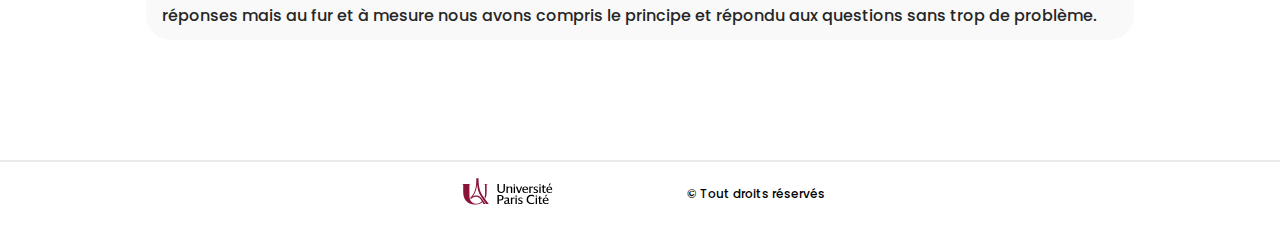
<file: rapport_1.html>
<!DOCTYPE html>
<html lang="fr">
<head>
    <meta charset="UTF-8">
    <meta name="viewport" content="width=device-width, initial-scale=1.0">
    <title>Rapport - Rapport 1</title>
    <link rel="stylesheet" href="style.css">
    <link rel="preconnect" href="https://fonts.googleapis.com">
    <link rel="preconnect" href="https://fonts.gstatic.com" crossorigin>
    <link href="https://fonts.googleapis.com/css2?family=Montserrat:ital,wght@0,100..900;1,100..900&family=Poppins:ital,wght@0,100;0,200;0,300;0,400;0,500;0,600;0,700;0,800;0,900;1,100;1,200;1,300;1,400;1,500;1,600;1,700;1,800;1,900&display=swap" rel="stylesheet">
    <link href="https://fonts.googleapis.com/css2?family=Montserrat:ital,wght@0,100..900;1,100..900&display=swap" rel="stylesheet">
</head>
<body>
    <nav>
        <a class="home" href="index.html">
            <svg xmlns="http://www.w3.org/2000/svg" id="Layer_1" data-name="Layer 1" viewBox="0 0 24 24"><path d="M13.775,18.707,8.482,13.414a2,2,0,0,1,0-2.828l5.293-5.293,1.414,1.414L9.9,12l5.293,5.293Z"/></svg>
        </a>
        <input type="checkbox" id="nav-toggle" hidden>
        <label for="nav-toggle" class="options">
            <svg style="fill: rgb(0, 0, 0);" height="max-content" viewBox="0 0 24 24" width="max-content" xmlns="http://www.w3.org/2000/svg" data-name="Layer 1">
                <path d="m11 17.5a6.5 6.5 0 0 1 11-4.684v-12.816h-17a3 3 0 0 0 -3 3v18a3 3 0 0 0 3 3h12.5a6.5 6.5 0 0 1 -6.5-6.5zm-4-12.5h10v2h-10zm15.543 18.957-2.657-2.657a4.457 4.457 0 0 1 -2.386.7 4.5 4.5 0 1 1 4.5-4.5 4.457 4.457 0 0 1 -.7 2.386l2.657 2.657z"></path>
            </svg>
        </label>
        <div class="sae1">
            <span>SAE 1</span>
            <div class="opt">
                <a href="sujet_1.html">Sujet</a>
                <a href="rapport_1.html">Rapport</a>
            </div>
        </div>
        <div class="sae2">
            <span>SAE 2</span>
            <div class="opt">
                <a href="sujet_2.html">Sujet</a>
                <a href="rapport_2.html">Rapport</a>
            </div>
        </div>
        <div class="sae3">
            <span>SAE 3</span>
            <div class="opt">
                <a href="sujet_3.html">Sujet</a>
                <a href="rapport_3.html">Rapport</a>
            </div>
        </div>
    </nav>
    <main>
        <div class="mission">
            <h1>RAPPORT</h1>
            <h2>MISSION 1</h2>
        </div>
        <div class="faq">
            <!-- 1. -->
            <div class="qa">
                <div class="question">
                    <h2>1.</h2>
                </div>
                <div class="answer">
                    <p>Clés primaires:</p>
                    <ul>
                        <li>Fournisseur : N°Fournisseur</li>
                        <li>Produit : Réf produit</li>
                        <li>Catégorie : Code catégorie</li>
                        <li>Clientèle : Code client</li>
                        <li>Commande : N°commande</li>
                        <li>DetailCommande : N°commande</li>
                    </ul>
                </div>
            </div>
            <!-- 2. -->
            <div class="qa">
                <div class="question">
                    <h2>2.</h2>
                </div>
                <div class="answer">
                    <p>Clés étrangères:</p>
                    <ul>
                        <li>Fournisseur : aucune clé étrangère</li>
                        <li>Produit : N°fournisseur, Code de catégorie, prix unité, Unités en stock</li>
                        <li>Catégorie : aucune clé étrangère</li>
                        <li>Clientèle : aucune clé étrangère</li>
                        <li>Commande : port, date de commande, à livrer avant, date d’envoi</li>
                        <li>DetailCommande : remise, quantité, produit, prix unitaire</li>
                    </ul>
                </div>
            </div>
            <!-- 3.a. -->
            <div class="qa">
                <div class="question">
                    <h2>3.a.</h2>
                </div>
                <div class="answer">
                    <p>Il y a 3 clients nantais : Pedro Alfonso, Sven Ottlieb et Lino Rodriguez</p>
                </div>
            </div>
            <!-- 3.b. -->
            <div class="qa">
                <div class="question">
                    <h2>3.b.</h2>
                </div>
                <div class="answer">
                    <p>Il y a 3 clients en région parisienne : Alyssa Duranta, Aria Cruz et Diego Roel</p>
                </div>
            </div>
            <!-- 3.c. -->
            <div class="qa">
                <div class="question">
                    <h2>3.c.</h2>
                </div>
                <div class="answer">
                    <p>L’adresse du fournisseur Marie Delamare est 22, rue H.Voiron</p>
                </div>
            </div>
            <!-- 3.d. -->
            <div class="qa">
                <div class="question">
                    <h2>3.d.</h2>
                </div>
                <div class="answer">
                    <p>Il y a 7 de fournisseurs en Amérique du Nord compris; Etats Unis et Canada ( New Orleans Cajun Delights, Grandma Kelly’s Homestead, Bigfoot Breweries, New England Seafood Cannery, Ma Maison, Forêt d’érables, Losad )</p>
                </div>
            </div>
            <!-- 3.e. -->
            <div class="qa">
                <div class="question">
                    <h2>3.e.</h2>
                </div>
                <div class="answer">
                    <p>Il y a 9 pays dans l’UE si l’on ne compte pas la France dans le document excel</p>
                </div>
            </div>
            <!-- 3.f. -->
            <div class="qa">
                <div class="question">
                    <h2>3.f.</h2>
                </div>
                <div class="answer">
                    <p>La fonction du contact fournisseur Ma maison est Directeur du marketing</p>
                </div>
            </div>
            <!-- 3.g. -->
            <div class="qa">
                <div class="question">
                    <h2>3.g.</h2>
                </div>
                <div class="answer">
                    <p>La fonction de contact la plus représentée est “représentant(e)” qui apparaît 7 fois</p>
                </div>
            </div>
            <!-- 3.h. -->
            <div class="qa">
                <div class="question">
                    <h2>3.h.</h2>
                </div>
                <div class="answer">
                    <p>Le client Mikal Pavbo a commandé :</p>
                    <ul>
                        <li>11110: (Anissed Syrup; 3; 9,17 euros)</li>
                        <li>11112: (NuNuCa NuB-Nougat-Creme; 25; 9,8 euros)</li>
                        <li>11113: (Raclette Courdavault; 59; 8 euros)</li>
                        <li>11115: (Pâté chinois; 55; 4 euros)</li>
                        <li>11116: (Pâté chinois; 55; 4 euros)</li>
                        <li>11120: (Tunnbrod; 23; 15 euros)</li>
                    </ul>
                </div>
            </div>            
            <!-- 3.i. -->
            <div class="qa">
                <div class="question">
                    <h2>3.i.</h2>
                </div>
                <div class="answer">
                    <p>Le client Morju a commandé dans les dates suivants : 03/12/2020, 06/12/2020, 27/12/2020, 17/01/2021, 20/02/2021, 07/03/2021, 11/03/2021, 24/03/2021, 24/04/2021, 16/06/2021 et le 30/06/2021</p>
                </div>
            </div>
            <!-- 3.j. -->
            <div class="qa">
                <div class="question">
                    <h2>3.j.</h2>
                </div>
                <div class="answer">
                    <p>L’offre de produits suédois est Tunnbröd, knäckebrod Kala, Dea Surströmming, Kanelbullar Stock</p>
                </div>
            </div>
            <!-- 3.k. -->
            <div class="qa">
                <div class="question">
                    <h2>3.k.</h2>
                </div>
                <div class="answer">
                    <p>Les catégories de produit vendues par les fournisseurs Singapouriens sont les catégories1 et 2 c’est à dire des boissons et des condiments</p>
                </div>
            </div>
            <!-- 3.l. -->
            <div class="qa">
                <div class="question">
                    <h2>3.l.</h2>
                </div>
                <div class="answer">
                    <p>Les clients qui n’ont pas passé commande sont : Ataug, Aubba, Gourl, Contig, Gouta et Hotla</p>
                </div>
            </div>
            <!-- 3.m. -->
            <div class="qa">
                <div class="question">
                    <h2>3.m.</h2>
                </div>
                <div class="answer">
                    <p>Les produits sont conditionnés en boîte, carton, pot, bouteille, sac, canette, verre, tablette, plaquette et en paquet</p>
                </div>
            </div>
            <!-- 4. -->
            <div class="qa">
                <div class="question">
                    <h2>4.</h2>
                </div>
                <div class="answer">
                    <p>Ce qui paraît incohérent c'est au niveau des NB Fourn. On ne peut pas différencier les 1. Car il y a 6 fonctions qui ont pris comme NB Fourn le chiffre 1. La majorité de ville ayant pris 1 nous n pouvons pas alors différencier le choix des fonctions entre les 6 qui sont : représentante, propriétaire, directeur du marketing international, chef des ventes, assistant des ventes et assistant export</p>
                </div>
            </div>
            <!-- 5. -->
            <div class="qa">
                <div class="question">
                    <h2>5.</h2>
                </div>
                <div class="answer">
                    <p>Une idée parmi d’autres est de tout simplement affecter un autre chiffre pour 5 fonctions sur 6. Afin de pouvoir différencier les différentes fonctions</p>
                </div>
            </div>
            <!-- Bilan et remarque. -->
            <div class="qa">
                <div class="question">
                    <h2>Bilan et remarque.</h2>
                </div>
                <div class="answer">
                    <p>On peut donc conclure que c’est un très bon exercice pour apprendre à naviguer dans une base de données mais cependant nous avons eu des difficultés pour commencer. Une fois lancés nous n'avons plus eu de difficulté et nous avons réussi à terminer notre mission sans trop de difficulté. Ce qui nous a posé problème au début c’est le fait que c’est quelque chose de nouveau pour nous et nous avons donc eu du mal à nous retrouver et être sûr de nos réponses mais au fur et à mesure nous avons compris le principe et répondu aux questions sans trop de problème.
                    </p>
                </div>
            </div>
        </div>
    </main>
    <footer>
        <div class="logo">
            <?xml version="1.0" encoding="UTF-8" standalone="no"?>
            <svg xmlns="http://www.w3.org/2000/svg" viewBox="0 0 446.457 170.079">
            <g style="fill:#8a1438">
                <path
                    d="M 122.10547,50.730469 H 140.07812 V 52.359375 H 134.49609 V 85.753906 C 134.49609,95.359375 132.80859,105.58203 128.70312,112.22266 L 125.3125,107.58594 C 128.68359,99.808594 127.70703,90.050781 127.77344,85.753906 V 52.359375 H 122.10547 Z M 122.10547,50.730469" />
                <path
                    d="M 93.628906,55.03125 H 94.324219 C 96.191406,73.71875 100.05859,89.8125 113.21875,108.21875 121.40625,119.67188 132.41016,135.96875 132.41016,135.96875 H 143.84766 C 143.84766,135.96875 127.32031,115.05859 120.98047,105.58203 106.01172,83.214844 100.85938,65.140625 100.01953,28.332031 V 27.089844 H 90.398438 V 28.332031 C 90.703125,58.816406 87.246094,72.09375 82.609375,83.457031 79.410156,91.289063 73.101563,101.29688 65.421875,109.04297 65.429688,110.41016 66.101563,113.46875 66.691406,115.46484 72.007813,108.54688 80.855469,104.73047 88.621094,104.73047 94.273438,104.73047 99.464844,106.19141 104.10547,110.41406 105.94922,112.09375 109.13672,115.88281 114.44531,124.65234 108.76172,130.62891 100.81641,134.625 91.351563,134.625 78.105469,134.625 72.066406,129.69922 67.5625,123.29688 63.449219,117.44141 61.328125,108.73828 61.328125,95.234375 V 52.359375 H 66.421875 V 50.726563 H 29.613281 V 52.359375 H 34.890625 V 83.730469 C 34.890625,101.55078 38.742188,111.47656 44.992188,120.08594 51.367188,128.86719 64.652344,138.70312 89.394531,138.70312 102.46484,138.70312 111.45703,132.99219 116.42969,127.96484 117.75781,130.23828 119.41797,133.12109 120.97266,135.96875 H 129.58594 C 129.58594,135.96875 123.83594,127.28906 115.25391,114.91797 106.125,101.76172 97.332031,100.04297 88.632813,100.04297 84.023438,100.04297 78.585938,102.1875 75.449219,104.41016 L 75.1875,104.14844 C 80.90625,97.609375 84.574219,89.816406 86.863281,83.980469 89.277344,77.824219 93.175781,64.878906 93.628906,55.03125" />
            </g>
            <g style="fill:#000000">
                <path
                    d="M 196.47266,89.367188 C 206.64453,89.367188 212.25,84.5625 212.25,75.839844 V 50.664063 H 206.55469 V 75.734375 C 206.55469,81.683594 203.10547,84.824219 196.57812,84.824219 190.05078,84.824219 186.60156,81.683594 186.60156,75.734375 V 50.664063 H 180.48437 V 75.839844 C 180.48437,84.5625 186.16016,89.367188 196.47266,89.367188" />
                <path
                    d="M 243.41406,88.84375 V 67.65625 C 243.41406,63.660156 240.44531,61.371094 235.26953,61.371094 230.32031,61.371094 226.24219,63.261719 224.39062,65.101563 V 61.726563 L 219.01172,61.957031 V 88.84375 H 224.65234 V 68.734375 C 226.35937,66.429688 230.07031,65.226563 232.88281,65.226563 236.17578,65.226563 237.77344,66.382813 237.77344,68.757813 V 88.84375 Z M 243.41406,88.84375" />
                <path d="M 249.75391,57.777344 H 255.33984 V 52.605469 H 249.75391 Z M 249.75391,57.777344" />
                <path d="M 249.75391,88.84375 H 255.33984 V 61.785156 L 249.75391,61.898438 Z M 249.75391,88.84375" />
                <path
                    d="M 274.82031,88.84375 285.21484,62.234375 285.34766,61.894531 H 280.46094 L 272.44922,83.402344 264.65234,62.058594 264.59375,61.894531 H 258.65234 L 268.96484,88.84375 Z M 274.82031,88.84375" />
                <path
                    d="M 291.95703,71.917969 C 293.08984,65.511719 296.89453,64.546875 299.08203,64.546875 304.77734,64.546875 305.63672,69.507813 305.71484,71.917969 Z M 310.61719,86.296875 V 82.113281 L 310.19141,82.535156 C 308.64844,84.066406 305.11719,85.613281 301.35937,85.613281 294.94922,85.613281 291.69922,82.203125 291.69922,75.472656 V 75.199219 H 311.01953 L 311.04297,74.972656 C 311.09375,74.4375 311.09375,73.320313 311.09375,72.902344 311.09375,65.574219 306.71484,61.371094 299.08203,61.371094 292.60156,61.371094 286.05859,65.714844 286.05859,75.421875 286.05859,84.023438 291.41406,89.367188 300.03516,89.367188 306.16797,89.367188 309.41406,87.273438 310.52344,86.375 Z M 310.61719,86.296875" />
                <path
                    d="M 321.64453,70.066406 C 322.90625,67.082031 325.89844,66.015625 328.28125,66.015625 329.66797,66.015625 330.98047,66.253906 331.54297,66.605469 L 331.92578,66.847656 V 62.292969 L 331.83984,62.21875 C 331.23828,61.691406 330.16406,61.421875 328.65234,61.421875 325.88672,61.421875 323.10937,63.109375 321.32422,65.84375 V 61.726563 L 316.00391,61.957031 V 88.84375 H 321.64453 Z M 321.64453,70.066406" />
                <path
                    d="M 344.84375,73.085938 C 341.41406,71.953125 339.34375,71.269531 339.34375,68.597656 339.34375,66.390625 341.40234,65.019531 344.71094,65.019531 347.30078,65.019531 350.10937,65.949219 351.74219,66.875 L 352.11719,67.085938 V 63.265625 L 351.99609,63.191406 C 350.64844,62.351563 347.78125,61.371094 344.12891,61.371094 338.05859,61.371094 334.28516,64.359375 334.28516,69.175781 334.28516,73.859375 337.93359,75.738281 341.87109,77.074219 L 342.64844,77.347656 C 345.94141,78.515625 348.11719,79.285156 348.11719,81.980469 348.11719,84.566406 346.22266,85.824219 342.32812,85.824219 339.21484,85.824219 336.00781,84.402344 334.21484,82.992188 L 333.80859,82.671875 V 86.710938 L 333.89453,86.785156 C 335.35156,88.066406 338.89844,89.367188 342.85547,89.367188 349.55078,89.367188 353.38672,86.503906 353.38672,81.507813 353.38672,76.332031 349.34766,74.570313 344.84375,73.085938" />
                <path d="M 364.25391,52.605469 H 358.66406 V 57.777344 H 364.25391 Z M 364.25391,52.605469" />
                <path d="M 364.25391,61.785156 358.66406,61.898438 V 88.84375 H 364.25391 Z M 364.25391,61.785156" />
                <path
                    d="M 379.84766,89.367188 C 382.9375,89.367188 385.57812,88.410156 386.58984,87.460938 L 386.67187,87.386719 V 83.59375 L 386.25781,83.941406 C 385.20312,84.828125 383.4375,85.402344 381.75781,85.402344 379.25,85.402344 378.08594,84.382813 378.08594,82.191406 V 65.542969 H 386.03516 V 61.894531 H 378.08594 V 54.679688 L 372.60547,57.046875 V 61.875 L 368.78906,62.453125 V 65.542969 H 372.55078 V 83.238281 C 372.55078,87.191406 375.14453,89.367188 379.84766,89.367188" />
                <path d="M 407.73437,49.351563 H 401.94922 L 398.22266,57.566406 H 401.91797 Z M 407.73437,49.351563" />
                <path
                    d="M 401.26172,64.546875 C 406.95703,64.546875 407.81641,69.507813 407.89453,71.917969 H 394.13672 C 395.27344,65.511719 399.07422,64.546875 401.26172,64.546875 M 401.26172,61.371094 C 394.78125,61.371094 388.23828,65.714844 388.23828,75.421875 388.23828,84.023438 393.59375,89.367188 402.21484,89.367188 408.35156,89.367188 411.59375,87.273438 412.70312,86.371094 L 412.79687,86.296875 V 82.113281 L 412.37109,82.535156 C 410.82812,84.066406 407.30078,85.613281 403.53906,85.613281 397.12891,85.613281 393.87891,82.203125 393.87891,75.472656 V 75.199219 H 413.19922 L 413.22266,74.972656 C 413.27734,74.4375 413.27734,73.320313 413.27734,72.902344 413.27734,65.574219 408.89844,61.371094 401.26172,61.371094" />
                <path
                    d="M 186.60156,101.74219 H 192.71094 C 198.03516,101.74219 200.51562,104.11328 200.51562,109.20703 200.51562,114.16016 197.89062,116.66797 192.71094,116.66797 H 186.60156 Z M 194.08594,97.777344 H 180.48437 V 135.95703 H 186.60156 V 120.68359 H 193.875 C 201.83984,120.68359 206.78906,116.28516 206.78906,109.20703 206.78906,102.05078 202.03906,97.777344 194.08594,97.777344" />
                <path
                    d="M 218.57422,133.14844 C 216.86719,133.14844 214.00391,132.60547 214.00391,128.98828 214.00391,125.49609 216.70703,124.58203 219.09375,123.76953 219.30469,123.69922 219.51172,123.62891 219.71875,123.55859 221.86328,122.79688 223.45703,121.94531 224.26172,121.13281 V 129.96875 C 223.04297,131.98828 220.97656,133.14844 218.57422,133.14844 M 231.76953,133.04297 C 230.46094,133.04297 229.79297,132.34766 229.79297,130.98437 V 114.19141 C 229.79297,110.35156 226.53906,108.48438 219.84766,108.48438 215.59766,108.48438 212.03906,109.70703 210.52734,110.84375 L 210.42969,110.91797 V 114.46484 L 210.80469,114.25 C 213.05469,112.96875 215.66797,112.28906 218.36328,112.28906 222.55078,112.28906 224.26172,113.09766 224.26172,115.08203 V 116.55078 C 224.26172,118.59375 221.95703,119.46094 217.54297,120.93359 L 217.25391,121.02344 C 213.06641,122.33203 208.73437,123.6875 208.73437,129.30469 208.73437,133.59766 212.05078,136.48047 216.98437,136.48047 221.58203,136.48047 223.875,134.64453 225.00781,132.98437 225.41797,135.15234 227.28125,136.48047 229.96875,136.48047 231.89453,136.48047 233.54687,135.94141 234.39062,135.03516 L 234.45703,134.96484 V 132.19531 L 234.07031,132.45312 C 233.64062,132.73828 232.73828,133.04297 231.76953,133.04297" />
                <path
                    d="M 250.375,108.53516 C 247.60547,108.53516 244.82812,110.22266 243.04687,112.95703 V 108.83984 L 237.72266,109.07031 V 135.95703 H 243.36328 V 117.17969 C 244.62891,114.19531 247.61719,113.12891 250.00391,113.12891 251.39062,113.12891 252.69922,113.36719 253.26172,113.72266 L 253.64453,113.96094 V 109.40625 L 253.5625,109.33203 C 252.95703,108.80469 251.88672,108.53516 250.375,108.53516" />
                <path d="M 257.22656,104.89063 H 262.8125 V 99.71875 H 257.22656 Z M 257.22656,104.89063" />
                <path d="M 257.22656,135.95703 H 262.8125 V 108.89844 L 257.22656,109.01563 Z M 257.22656,135.95703" />
                <path
                    d="M 279.49609,120.19922 C 276.06641,119.06641 273.99609,118.38281 273.99609,115.71484 273.99609,113.50391 276.05469,112.13281 279.36328,112.13281 281.95703,112.13281 284.76172,113.06641 286.39453,113.98828 L 286.76953,114.19922 V 110.37891 L 286.64844,110.30469 C 285.30469,109.46484 282.43359,108.48438 278.78125,108.48438 272.71094,108.48438 268.9375,111.47656 268.9375,116.28906 268.9375,120.96875 272.58594,122.85156 276.52344,124.1875 L 277.30078,124.46484 C 280.59375,125.62891 282.76953,126.39844 282.76953,129.09375 282.76953,131.67969 280.875,132.9375 276.98047,132.9375 273.86328,132.9375 270.66016,131.51562 268.86719,130.10547 L 268.46094,129.78516 V 133.82422 L 268.54687,133.89844 C 270.00391,135.17969 273.55078,136.48047 277.50781,136.48047 284.20312,136.48047 288.03906,133.61719 288.03906,128.62109 288.03906,123.44922 284,121.68359 279.49609,120.19922" />
                <path
                    d="M 325.47266,132.14844 C 316.65234,132.14844 310.72266,126.00781 310.72266,116.86719 310.72266,107.58594 316.57422,101.58594 325.62891,101.58594 329.76953,101.58594 333.16797,102.68359 336.02344,104.94141 L 336.42578,105.26172 V 100.46875 L 336.31641,100.39453 C 334.16016,98.933594 330.9375,97.253906 325.10156,97.253906 312.74609,97.253906 304.44922,105.13672 304.44922,116.86719 304.44922,128.59766 312.53516,136.48047 324.57031,136.48047 329.75781,136.48047 333.8125,135.3125 336.96094,132.91406 L 337.0625,132.83984 V 127.88281 L 336.65234,128.21875 C 333.36719,130.90234 329.81641,132.14844 325.47266,132.14844" />
                <path d="M 343.29687,104.89063 H 348.88281 V 99.71875 H 343.29687 Z M 343.29687,104.89063" />
                <path d="M 343.29687,135.95703 H 348.88281 V 108.89844 L 343.29687,109.01563 Z M 343.29687,135.95703" />
                <path
                    d="M 366.38672,132.51562 C 363.88281,132.51562 362.71484,131.49609 362.71484,129.30469 V 112.65625 H 370.66406 V 109.00781 H 362.71484 V 101.79297 L 357.23437,104.16406 V 108.99219 L 353.41797,109.56641 V 112.65625 H 357.17969 V 130.35156 C 357.17969,134.30469 359.77344,136.48047 364.48047,136.48047 367.5625,136.48047 370.20312,135.52344 371.22266,134.57812 L 371.30078,134.50391 V 130.70703 L 370.89062,131.05469 C 369.83203,131.94141 368.06641,132.51562 366.38672,132.51562" />
                <path d="M 386.55078,104.67969 392.36328,96.46875 H 386.57812 L 382.85547,104.67969 Z M 386.55078,104.67969" />
                <path
                    d="M 385.89062,111.66016 C 391.58984,111.66016 392.44531,116.62109 392.52344,119.03125 H 378.76953 C 379.90234,112.625 383.70312,111.66016 385.89062,111.66016 M 385.89062,108.48438 C 379.41016,108.48438 372.87109,112.82813 372.87109,122.53516 372.87109,131.13672 378.22656,136.48047 386.84375,136.48047 392.97656,136.48047 396.22656,134.38672 397.33594,133.48437 L 397.42969,133.41016 V 129.23047 L 397.00391,129.65234 C 395.45703,131.17969 391.92969,132.72656 388.16797,132.72656 381.75781,132.72656 378.50781,129.31641 378.50781,122.58594 V 122.3125 H 397.82812 L 397.85156,122.08594 C 397.90625,121.55078 397.90625,120.43359 397.90625,120.01563 397.90625,112.6875 393.52734,108.48438 385.89062,108.48438" />
            </g>
            </svg>
        </div>
        <p>© Tout droits réservés</p>
    </footer>
</body>
</html>
</file>
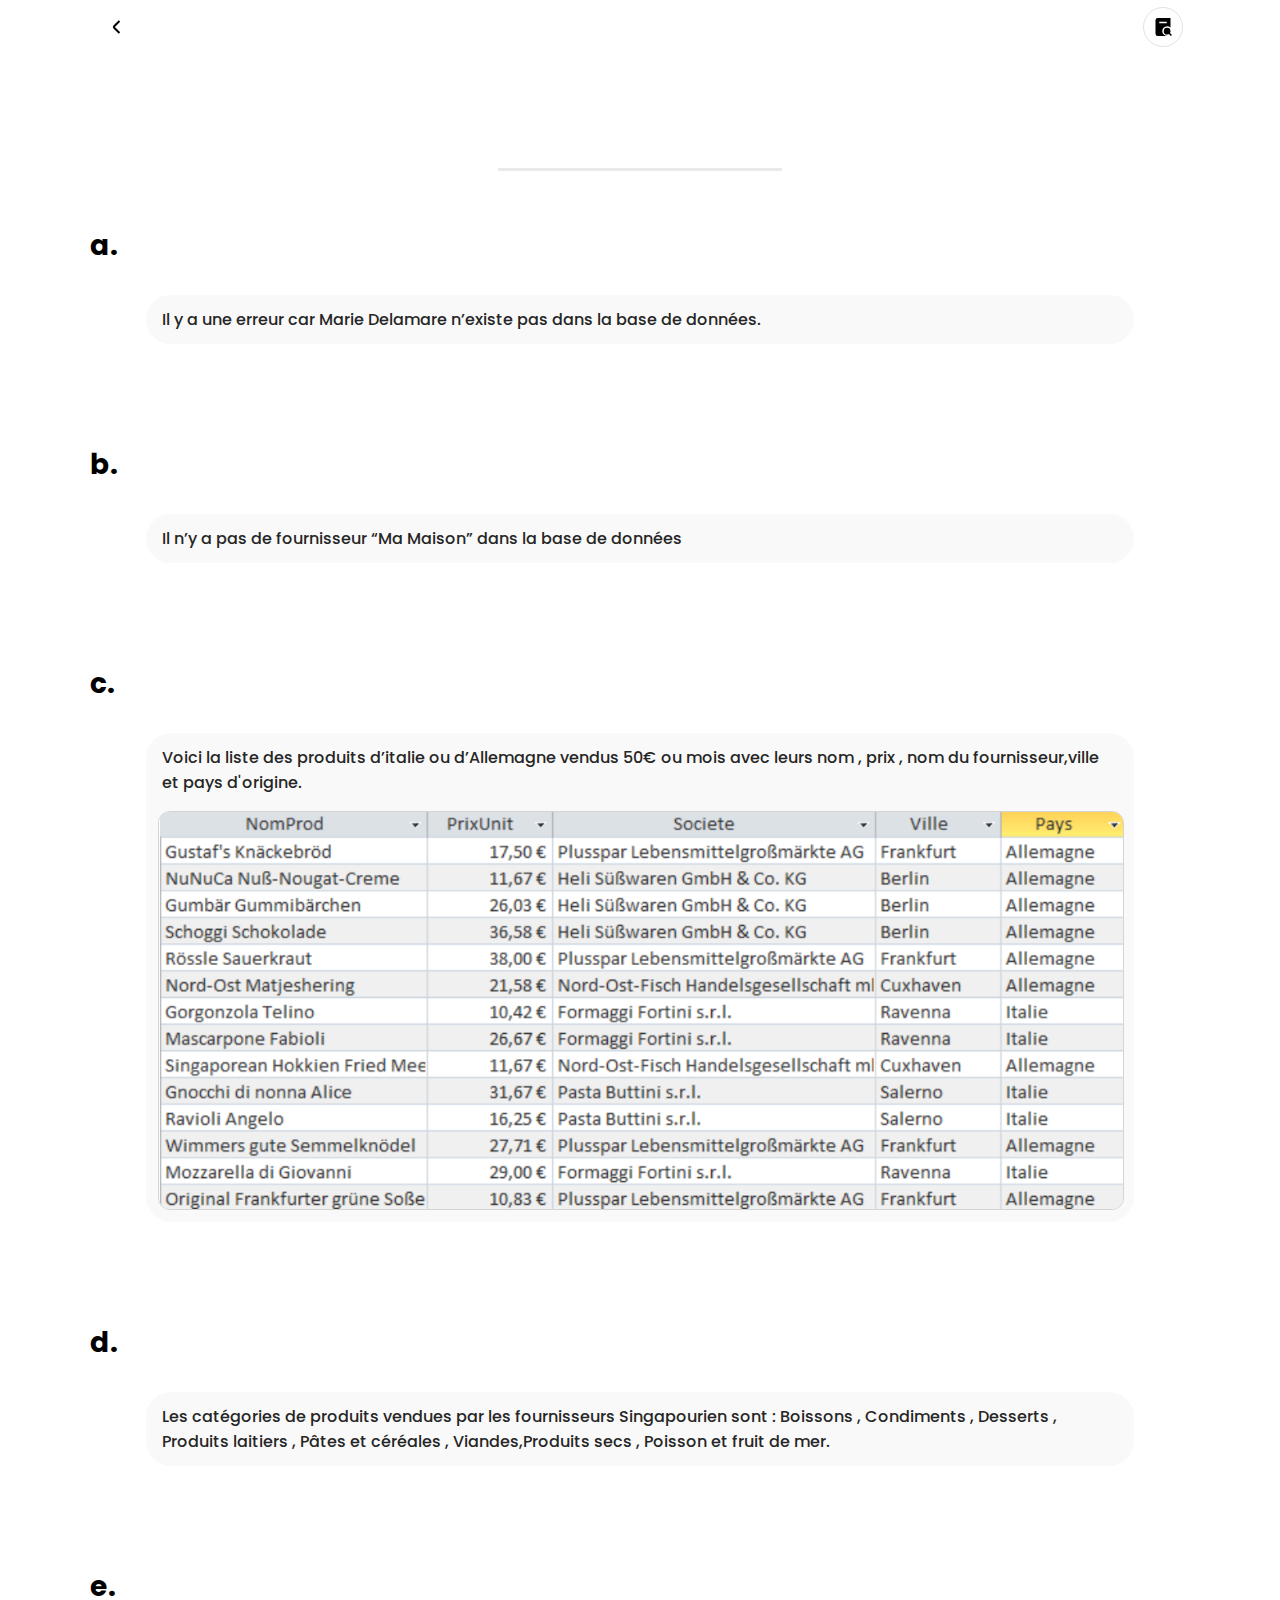
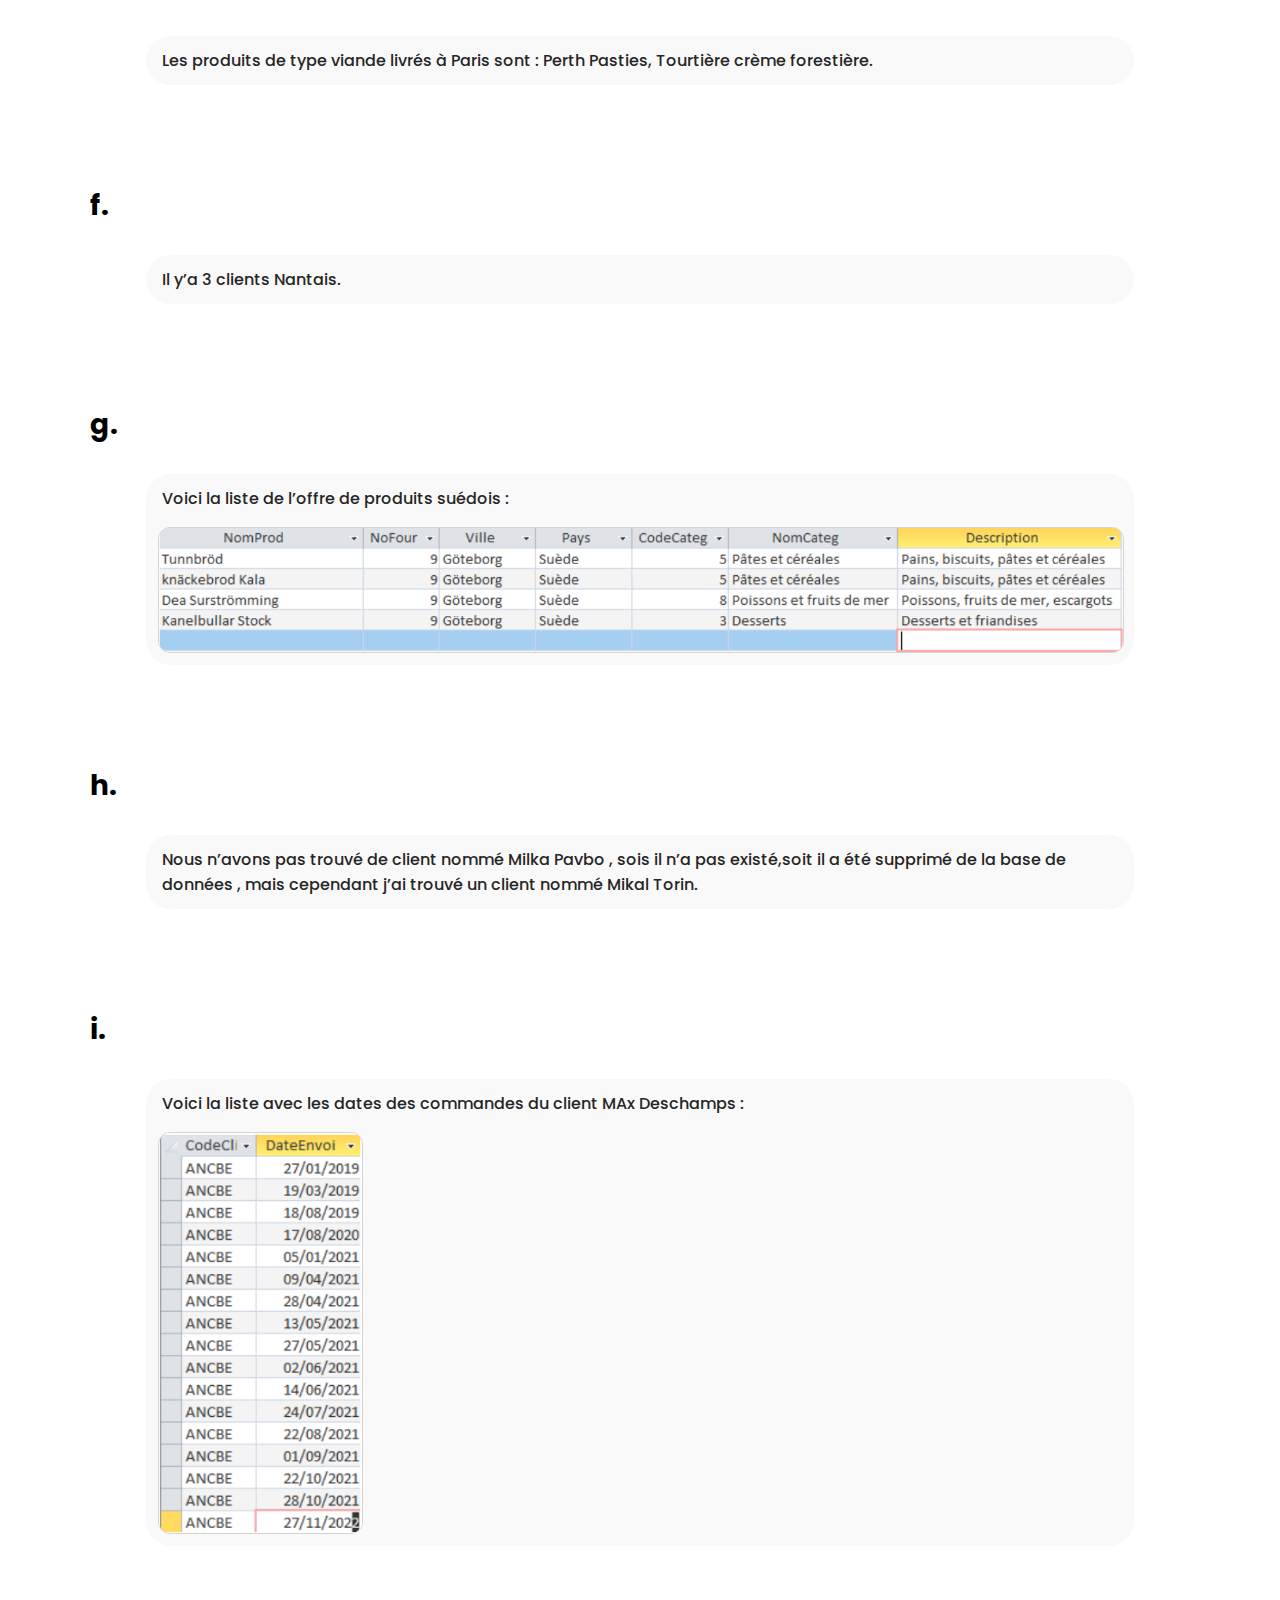
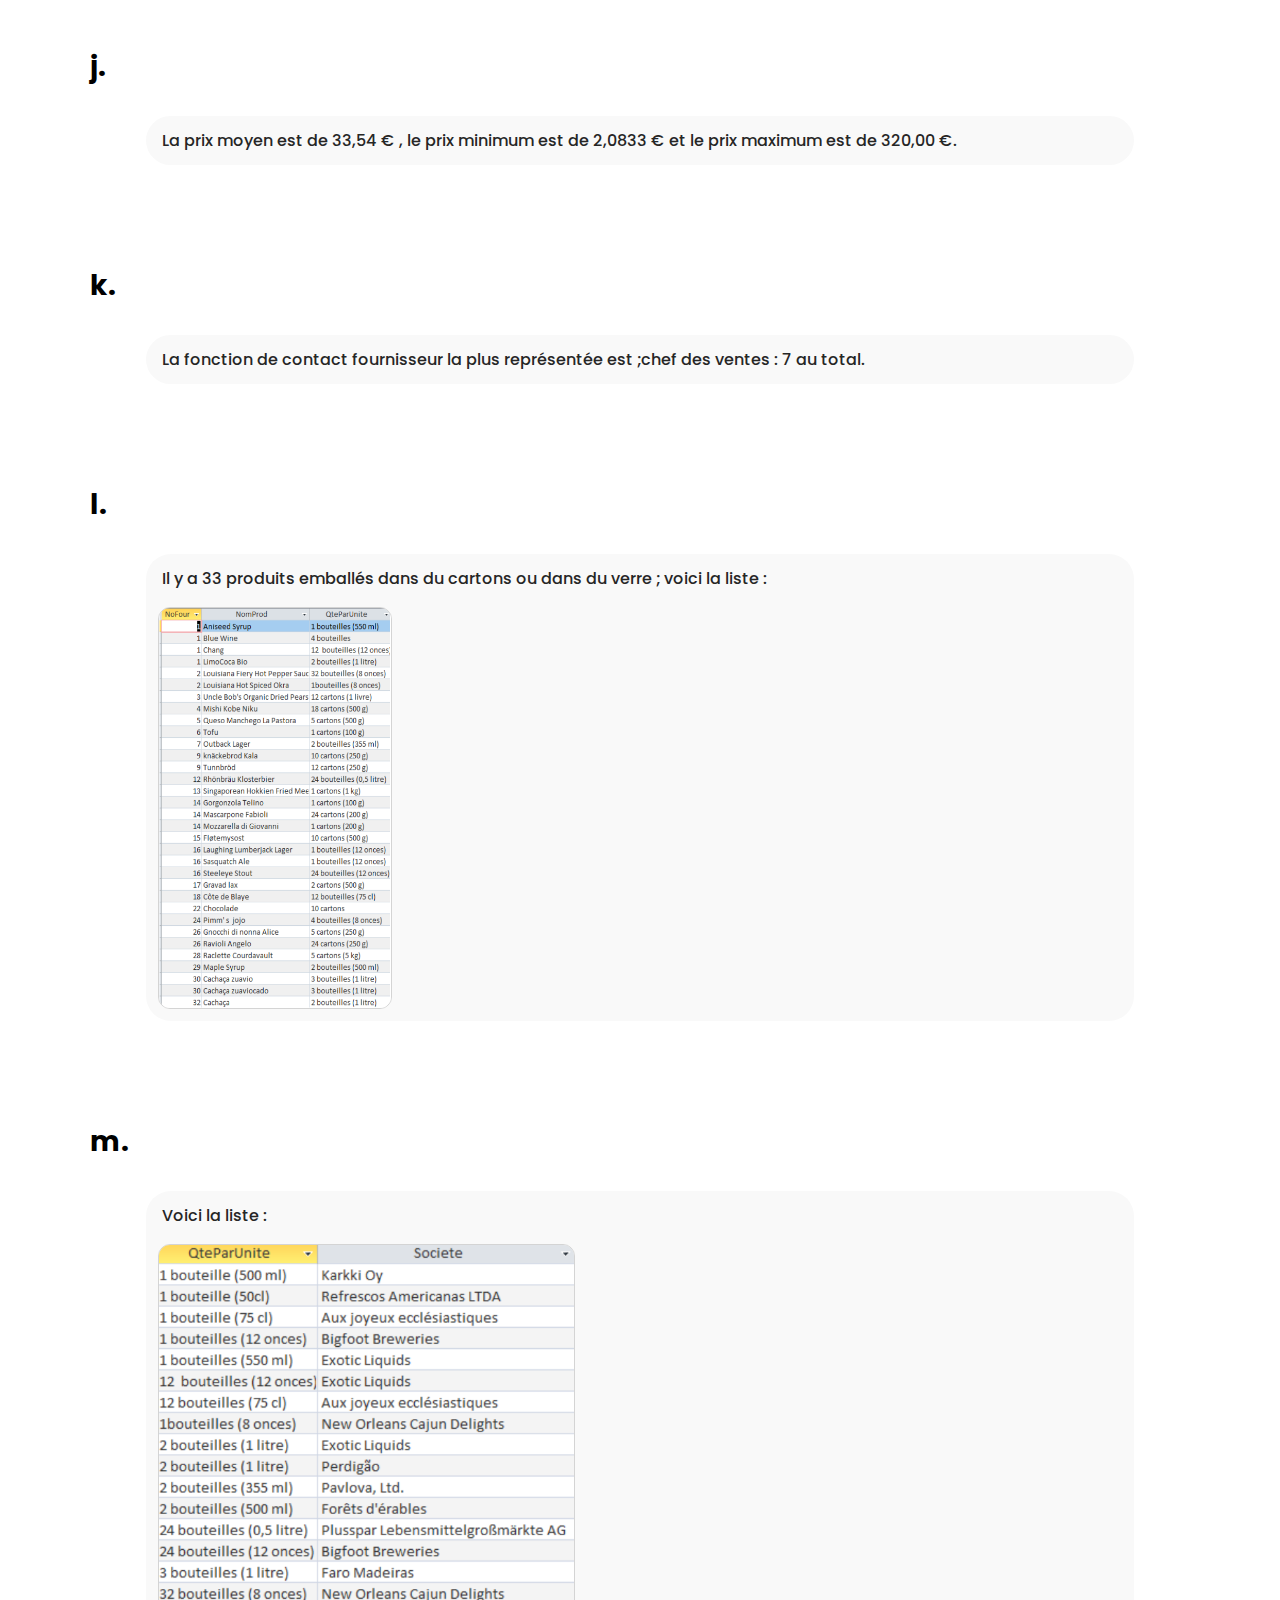
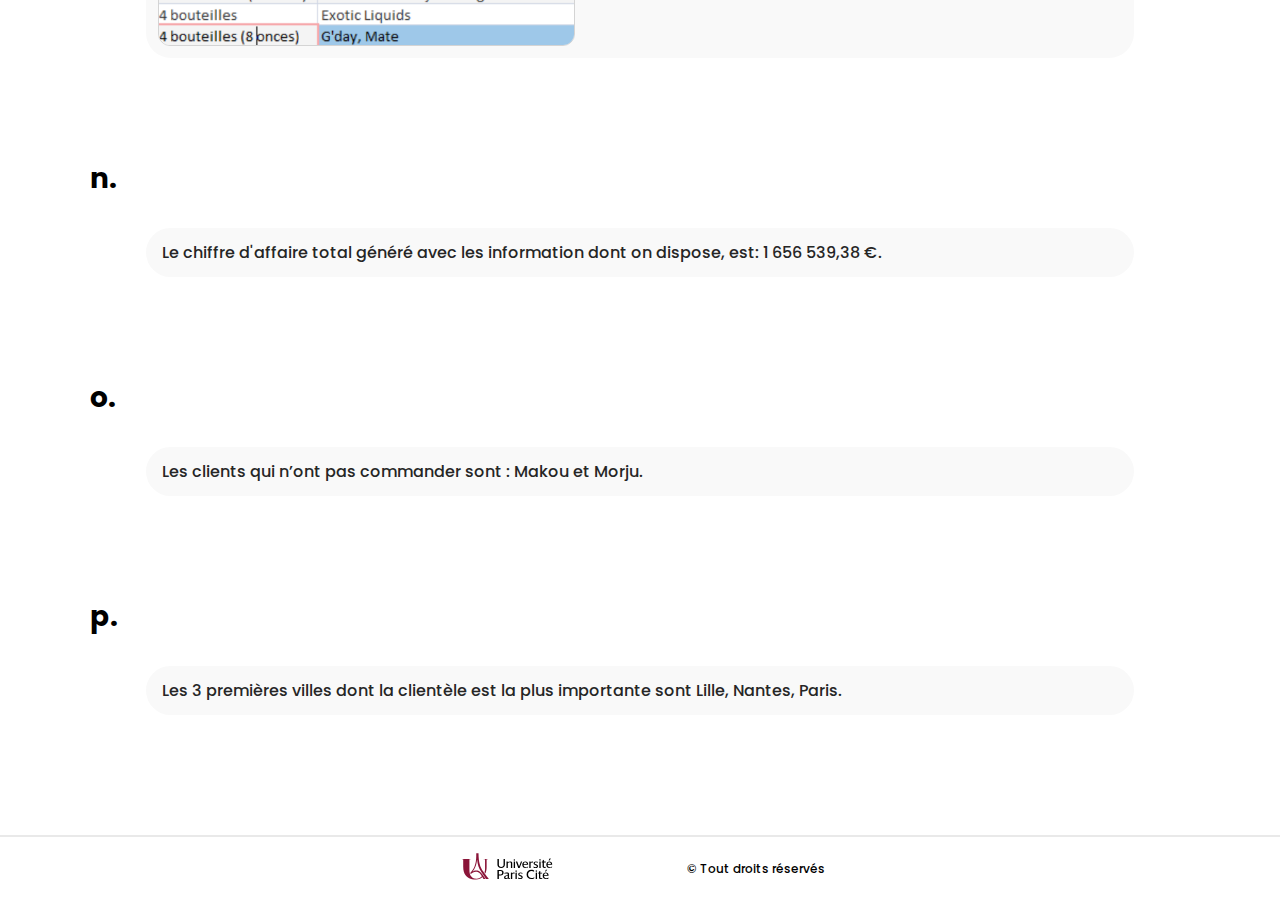
<file: rapport_2.html>
<!DOCTYPE html>
<html lang="fr">
<head>
    <meta charset="UTF-8">
    <meta name="viewport" content="width=device-width, initial-scale=1.0">
    <title>Rapport - Rapport 2</title>
    <link rel="stylesheet" href="style.css">
    <link rel="preconnect" href="https://fonts.googleapis.com">
    <link rel="preconnect" href="https://fonts.gstatic.com" crossorigin>
    <link href="https://fonts.googleapis.com/css2?family=Montserrat:ital,wght@0,100..900;1,100..900&family=Poppins:ital,wght@0,100;0,200;0,300;0,400;0,500;0,600;0,700;0,800;0,900;1,100;1,200;1,300;1,400;1,500;1,600;1,700;1,800;1,900&display=swap" rel="stylesheet">
    <link href="https://fonts.googleapis.com/css2?family=Montserrat:ital,wght@0,100..900;1,100..900&display=swap" rel="stylesheet">
</head>
<body>
    <nav>
        <a class="home" href="index.html">
            <svg xmlns="http://www.w3.org/2000/svg" id="Layer_1" data-name="Layer 1" viewBox="0 0 24 24"><path d="M13.775,18.707,8.482,13.414a2,2,0,0,1,0-2.828l5.293-5.293,1.414,1.414L9.9,12l5.293,5.293Z"/></svg>
        </a>
        <input type="checkbox" id="nav-toggle" hidden>
        <label for="nav-toggle" class="options">
            <svg style="fill: rgb(0, 0, 0);" height="max-content" viewBox="0 0 24 24" width="max-content" xmlns="http://www.w3.org/2000/svg" data-name="Layer 1">
                <path d="m11 17.5a6.5 6.5 0 0 1 11-4.684v-12.816h-17a3 3 0 0 0 -3 3v18a3 3 0 0 0 3 3h12.5a6.5 6.5 0 0 1 -6.5-6.5zm-4-12.5h10v2h-10zm15.543 18.957-2.657-2.657a4.457 4.457 0 0 1 -2.386.7 4.5 4.5 0 1 1 4.5-4.5 4.457 4.457 0 0 1 -.7 2.386l2.657 2.657z"></path>
            </svg>
        </label>
        <div class="sae1">
            <span>SAE 1</span>
            <div class="opt">
                <a href="sujet_1.html">Sujet</a>
                <a href="rapport_1.html">Rapport</a>
            </div>
        </div>
        <div class="sae2">
            <span>SAE 2</span>
            <div class="opt">
                <a href="sujet_2.html">Sujet</a>
                <a href="rapport_2.html">Rapport</a>
            </div>
        </div>
        <div class="sae3">
            <span>SAE 3</span>
            <div class="opt">
                <a href="sujet_3.html">Sujet</a>
                <a href="rapport_3.html">Rapport</a>
            </div>
        </div>
    </nav>
    <main>
        <div class="mission">
            <h1>RAPPORT</h1>
            <h2>MISSION 2</h2>
        </div>
        <div class="faq">
            <!-- a. -->
            <div class="qa">
                <div class="question">
                    <h2>a.</h2>
                </div>
                <div class="answer">
                    <p>Il y a une erreur car Marie Delamare n’existe pas dans la base de
                        données.</p>
                </div>
            </div>
            <!-- b. -->
            <div class="qa">
                <div class="question">
                    <h2>b.</h2>
                </div>
                <div class="answer">
                    <p>Il n’y a pas de fournisseur “Ma Maison” dans la base de données</p>
                </div>
            </div>
            <!-- c. -->
            <div class="qa">
                <div class="question">
                    <h2>c.</h2>
                </div>
                <div class="answer">
                    <p>Voici la liste des produits d’italie ou d’Allemagne vendus 50€ ou mois avec leurs nom , prix , nom du fournisseur,ville et pays d'origine.</p>
                    <img src="images/image11.png">
                </div>
            </div> 
            <!-- d. -->
            <div class="qa">
                <div class="question">
                    <h2>d.</h2>
                </div>
                <div class="answer">
                    <p>Les catégories de produits vendues par les fournisseurs Singapourien sont : Boissons , Condiments , Desserts , Produits laitiers , Pâtes et céréales , Viandes,Produits secs , Poisson et fruit de mer.</p>
                </div>
            </div> 

            <!-- e. -->
            <div class="qa">
                <div class="question">
                    <h2>e.</h2>
                </div>
                <div class="answer">
                    <p>Les produits de type viande livrés à Paris sont : Perth Pasties, Tourtière crème forestière.</p>
                </div>
            </div> 

            <!-- f. -->
            <div class="qa">
                <div class="question">
                    <h2>f.</h2>
                </div>
                <div class="answer">
                    <p>Il y’a 3 clients Nantais.</p>
                </div>
            </div> 

            <!-- g. -->
            <div class="qa">
                <div class="question">
                    <h2>g.</h2>
                </div>
                <div class="answer">
                    <p>Voici la liste de l’offre de produits suédois :</p>
                    <img src="images/image12.png">
                </div>
            </div> 

            <!-- h. -->
            <div class="qa">
                <div class="question">
                    <h2>h.</h2>
                </div>
                <div class="answer">
                    <p>Nous n’avons pas trouvé de client nommé Milka Pavbo , sois il n’a pas existé,soit il a été supprimé de la base de données , mais cependant j’ai trouvé un client nommé Mikal Torin.
                    </p>
                    
                </div>
            </div> 

            <!-- i. -->
            <div class="qa">
                <div class="question">
                    <h2>i.</h2>
                </div>
                <div class="answer">
                    <p>Voici la liste avec les dates des commandes du client MAx Deschamps :</p>
                    <img src="images/image13.png">
                </div>
            </div> 

            <!-- j. -->
            <div class="qa">
                <div class="question">
                    <h2>j.</h2>
                </div>
                <div class="answer">
                    <p>La prix moyen est de 33,54 € , le prix minimum est de 2,0833 € et le prix maximum est de 320,00 €.</p>
                    
                </div>
            </div> 

            <!-- k. -->
            <div class="qa">
                <div class="question">
                    <h2>k.</h2>
                </div>
                <div class="answer">
                    <p>La fonction de contact fournisseur la plus représentée est ;chef des ventes : 7 au total.</p>
                </div>
            </div> 

            <!-- l. -->
            <div class="qa">
                <div class="question">
                    <h2>l.</h2>
                </div>
                <div class="answer">
                    <p>Il y a 33 produits emballés dans du cartons ou dans du verre ; voici la liste :</p>
                    <img src="images/image14.png">
                </div>
            </div> 

            <!-- m. -->
            <div class="qa">
                <div class="question">
                    <h2>m.</h2>
                </div>
                <div class="answer">
                    <p>Voici la liste :</p>
                    <img src="images/image15.png">
                </div>
            </div> 

            <!-- n. -->
            <div class="qa">
                <div class="question">
                    <h2>n.</h2>
                </div>
                <div class="answer">
                    <p>Le chiffre d'affaire total généré avec les information dont on dispose, est: 1 656 539,38 €.</p>
                </div>
            </div> 

            <!-- o. -->
            <div class="qa">
                <div class="question">
                    <h2>o.</h2>
                </div>
                <div class="answer">
                    <p>Les clients qui n’ont pas commander sont : Makou et Morju.</p>
                </div>
            </div> 

            <!-- p. -->
            <div class="qa">
                <div class="question">
                    <h2>p.</h2>
                </div>
                <div class="answer">
                    <p>Les 3 premières villes dont la clientèle est la plus importante sont Lille, Nantes, Paris.</p>
                </div>
            </div>
        </div>
    </main>
    <footer>
        <div class="logo">
            <?xml version="1.0" encoding="UTF-8" standalone="no"?>
            <svg xmlns="http://www.w3.org/2000/svg" viewBox="0 0 446.457 170.079">
            <g style="fill:#8a1438">
                <path
                    d="M 122.10547,50.730469 H 140.07812 V 52.359375 H 134.49609 V 85.753906 C 134.49609,95.359375 132.80859,105.58203 128.70312,112.22266 L 125.3125,107.58594 C 128.68359,99.808594 127.70703,90.050781 127.77344,85.753906 V 52.359375 H 122.10547 Z M 122.10547,50.730469" />
                <path
                    d="M 93.628906,55.03125 H 94.324219 C 96.191406,73.71875 100.05859,89.8125 113.21875,108.21875 121.40625,119.67188 132.41016,135.96875 132.41016,135.96875 H 143.84766 C 143.84766,135.96875 127.32031,115.05859 120.98047,105.58203 106.01172,83.214844 100.85938,65.140625 100.01953,28.332031 V 27.089844 H 90.398438 V 28.332031 C 90.703125,58.816406 87.246094,72.09375 82.609375,83.457031 79.410156,91.289063 73.101563,101.29688 65.421875,109.04297 65.429688,110.41016 66.101563,113.46875 66.691406,115.46484 72.007813,108.54688 80.855469,104.73047 88.621094,104.73047 94.273438,104.73047 99.464844,106.19141 104.10547,110.41406 105.94922,112.09375 109.13672,115.88281 114.44531,124.65234 108.76172,130.62891 100.81641,134.625 91.351563,134.625 78.105469,134.625 72.066406,129.69922 67.5625,123.29688 63.449219,117.44141 61.328125,108.73828 61.328125,95.234375 V 52.359375 H 66.421875 V 50.726563 H 29.613281 V 52.359375 H 34.890625 V 83.730469 C 34.890625,101.55078 38.742188,111.47656 44.992188,120.08594 51.367188,128.86719 64.652344,138.70312 89.394531,138.70312 102.46484,138.70312 111.45703,132.99219 116.42969,127.96484 117.75781,130.23828 119.41797,133.12109 120.97266,135.96875 H 129.58594 C 129.58594,135.96875 123.83594,127.28906 115.25391,114.91797 106.125,101.76172 97.332031,100.04297 88.632813,100.04297 84.023438,100.04297 78.585938,102.1875 75.449219,104.41016 L 75.1875,104.14844 C 80.90625,97.609375 84.574219,89.816406 86.863281,83.980469 89.277344,77.824219 93.175781,64.878906 93.628906,55.03125" />
            </g>
            <g style="fill:#000000">
                <path
                    d="M 196.47266,89.367188 C 206.64453,89.367188 212.25,84.5625 212.25,75.839844 V 50.664063 H 206.55469 V 75.734375 C 206.55469,81.683594 203.10547,84.824219 196.57812,84.824219 190.05078,84.824219 186.60156,81.683594 186.60156,75.734375 V 50.664063 H 180.48437 V 75.839844 C 180.48437,84.5625 186.16016,89.367188 196.47266,89.367188" />
                <path
                    d="M 243.41406,88.84375 V 67.65625 C 243.41406,63.660156 240.44531,61.371094 235.26953,61.371094 230.32031,61.371094 226.24219,63.261719 224.39062,65.101563 V 61.726563 L 219.01172,61.957031 V 88.84375 H 224.65234 V 68.734375 C 226.35937,66.429688 230.07031,65.226563 232.88281,65.226563 236.17578,65.226563 237.77344,66.382813 237.77344,68.757813 V 88.84375 Z M 243.41406,88.84375" />
                <path d="M 249.75391,57.777344 H 255.33984 V 52.605469 H 249.75391 Z M 249.75391,57.777344" />
                <path d="M 249.75391,88.84375 H 255.33984 V 61.785156 L 249.75391,61.898438 Z M 249.75391,88.84375" />
                <path
                    d="M 274.82031,88.84375 285.21484,62.234375 285.34766,61.894531 H 280.46094 L 272.44922,83.402344 264.65234,62.058594 264.59375,61.894531 H 258.65234 L 268.96484,88.84375 Z M 274.82031,88.84375" />
                <path
                    d="M 291.95703,71.917969 C 293.08984,65.511719 296.89453,64.546875 299.08203,64.546875 304.77734,64.546875 305.63672,69.507813 305.71484,71.917969 Z M 310.61719,86.296875 V 82.113281 L 310.19141,82.535156 C 308.64844,84.066406 305.11719,85.613281 301.35937,85.613281 294.94922,85.613281 291.69922,82.203125 291.69922,75.472656 V 75.199219 H 311.01953 L 311.04297,74.972656 C 311.09375,74.4375 311.09375,73.320313 311.09375,72.902344 311.09375,65.574219 306.71484,61.371094 299.08203,61.371094 292.60156,61.371094 286.05859,65.714844 286.05859,75.421875 286.05859,84.023438 291.41406,89.367188 300.03516,89.367188 306.16797,89.367188 309.41406,87.273438 310.52344,86.375 Z M 310.61719,86.296875" />
                <path
                    d="M 321.64453,70.066406 C 322.90625,67.082031 325.89844,66.015625 328.28125,66.015625 329.66797,66.015625 330.98047,66.253906 331.54297,66.605469 L 331.92578,66.847656 V 62.292969 L 331.83984,62.21875 C 331.23828,61.691406 330.16406,61.421875 328.65234,61.421875 325.88672,61.421875 323.10937,63.109375 321.32422,65.84375 V 61.726563 L 316.00391,61.957031 V 88.84375 H 321.64453 Z M 321.64453,70.066406" />
                <path
                    d="M 344.84375,73.085938 C 341.41406,71.953125 339.34375,71.269531 339.34375,68.597656 339.34375,66.390625 341.40234,65.019531 344.71094,65.019531 347.30078,65.019531 350.10937,65.949219 351.74219,66.875 L 352.11719,67.085938 V 63.265625 L 351.99609,63.191406 C 350.64844,62.351563 347.78125,61.371094 344.12891,61.371094 338.05859,61.371094 334.28516,64.359375 334.28516,69.175781 334.28516,73.859375 337.93359,75.738281 341.87109,77.074219 L 342.64844,77.347656 C 345.94141,78.515625 348.11719,79.285156 348.11719,81.980469 348.11719,84.566406 346.22266,85.824219 342.32812,85.824219 339.21484,85.824219 336.00781,84.402344 334.21484,82.992188 L 333.80859,82.671875 V 86.710938 L 333.89453,86.785156 C 335.35156,88.066406 338.89844,89.367188 342.85547,89.367188 349.55078,89.367188 353.38672,86.503906 353.38672,81.507813 353.38672,76.332031 349.34766,74.570313 344.84375,73.085938" />
                <path d="M 364.25391,52.605469 H 358.66406 V 57.777344 H 364.25391 Z M 364.25391,52.605469" />
                <path d="M 364.25391,61.785156 358.66406,61.898438 V 88.84375 H 364.25391 Z M 364.25391,61.785156" />
                <path
                    d="M 379.84766,89.367188 C 382.9375,89.367188 385.57812,88.410156 386.58984,87.460938 L 386.67187,87.386719 V 83.59375 L 386.25781,83.941406 C 385.20312,84.828125 383.4375,85.402344 381.75781,85.402344 379.25,85.402344 378.08594,84.382813 378.08594,82.191406 V 65.542969 H 386.03516 V 61.894531 H 378.08594 V 54.679688 L 372.60547,57.046875 V 61.875 L 368.78906,62.453125 V 65.542969 H 372.55078 V 83.238281 C 372.55078,87.191406 375.14453,89.367188 379.84766,89.367188" />
                <path d="M 407.73437,49.351563 H 401.94922 L 398.22266,57.566406 H 401.91797 Z M 407.73437,49.351563" />
                <path
                    d="M 401.26172,64.546875 C 406.95703,64.546875 407.81641,69.507813 407.89453,71.917969 H 394.13672 C 395.27344,65.511719 399.07422,64.546875 401.26172,64.546875 M 401.26172,61.371094 C 394.78125,61.371094 388.23828,65.714844 388.23828,75.421875 388.23828,84.023438 393.59375,89.367188 402.21484,89.367188 408.35156,89.367188 411.59375,87.273438 412.70312,86.371094 L 412.79687,86.296875 V 82.113281 L 412.37109,82.535156 C 410.82812,84.066406 407.30078,85.613281 403.53906,85.613281 397.12891,85.613281 393.87891,82.203125 393.87891,75.472656 V 75.199219 H 413.19922 L 413.22266,74.972656 C 413.27734,74.4375 413.27734,73.320313 413.27734,72.902344 413.27734,65.574219 408.89844,61.371094 401.26172,61.371094" />
                <path
                    d="M 186.60156,101.74219 H 192.71094 C 198.03516,101.74219 200.51562,104.11328 200.51562,109.20703 200.51562,114.16016 197.89062,116.66797 192.71094,116.66797 H 186.60156 Z M 194.08594,97.777344 H 180.48437 V 135.95703 H 186.60156 V 120.68359 H 193.875 C 201.83984,120.68359 206.78906,116.28516 206.78906,109.20703 206.78906,102.05078 202.03906,97.777344 194.08594,97.777344" />
                <path
                    d="M 218.57422,133.14844 C 216.86719,133.14844 214.00391,132.60547 214.00391,128.98828 214.00391,125.49609 216.70703,124.58203 219.09375,123.76953 219.30469,123.69922 219.51172,123.62891 219.71875,123.55859 221.86328,122.79688 223.45703,121.94531 224.26172,121.13281 V 129.96875 C 223.04297,131.98828 220.97656,133.14844 218.57422,133.14844 M 231.76953,133.04297 C 230.46094,133.04297 229.79297,132.34766 229.79297,130.98437 V 114.19141 C 229.79297,110.35156 226.53906,108.48438 219.84766,108.48438 215.59766,108.48438 212.03906,109.70703 210.52734,110.84375 L 210.42969,110.91797 V 114.46484 L 210.80469,114.25 C 213.05469,112.96875 215.66797,112.28906 218.36328,112.28906 222.55078,112.28906 224.26172,113.09766 224.26172,115.08203 V 116.55078 C 224.26172,118.59375 221.95703,119.46094 217.54297,120.93359 L 217.25391,121.02344 C 213.06641,122.33203 208.73437,123.6875 208.73437,129.30469 208.73437,133.59766 212.05078,136.48047 216.98437,136.48047 221.58203,136.48047 223.875,134.64453 225.00781,132.98437 225.41797,135.15234 227.28125,136.48047 229.96875,136.48047 231.89453,136.48047 233.54687,135.94141 234.39062,135.03516 L 234.45703,134.96484 V 132.19531 L 234.07031,132.45312 C 233.64062,132.73828 232.73828,133.04297 231.76953,133.04297" />
                <path
                    d="M 250.375,108.53516 C 247.60547,108.53516 244.82812,110.22266 243.04687,112.95703 V 108.83984 L 237.72266,109.07031 V 135.95703 H 243.36328 V 117.17969 C 244.62891,114.19531 247.61719,113.12891 250.00391,113.12891 251.39062,113.12891 252.69922,113.36719 253.26172,113.72266 L 253.64453,113.96094 V 109.40625 L 253.5625,109.33203 C 252.95703,108.80469 251.88672,108.53516 250.375,108.53516" />
                <path d="M 257.22656,104.89063 H 262.8125 V 99.71875 H 257.22656 Z M 257.22656,104.89063" />
                <path d="M 257.22656,135.95703 H 262.8125 V 108.89844 L 257.22656,109.01563 Z M 257.22656,135.95703" />
                <path
                    d="M 279.49609,120.19922 C 276.06641,119.06641 273.99609,118.38281 273.99609,115.71484 273.99609,113.50391 276.05469,112.13281 279.36328,112.13281 281.95703,112.13281 284.76172,113.06641 286.39453,113.98828 L 286.76953,114.19922 V 110.37891 L 286.64844,110.30469 C 285.30469,109.46484 282.43359,108.48438 278.78125,108.48438 272.71094,108.48438 268.9375,111.47656 268.9375,116.28906 268.9375,120.96875 272.58594,122.85156 276.52344,124.1875 L 277.30078,124.46484 C 280.59375,125.62891 282.76953,126.39844 282.76953,129.09375 282.76953,131.67969 280.875,132.9375 276.98047,132.9375 273.86328,132.9375 270.66016,131.51562 268.86719,130.10547 L 268.46094,129.78516 V 133.82422 L 268.54687,133.89844 C 270.00391,135.17969 273.55078,136.48047 277.50781,136.48047 284.20312,136.48047 288.03906,133.61719 288.03906,128.62109 288.03906,123.44922 284,121.68359 279.49609,120.19922" />
                <path
                    d="M 325.47266,132.14844 C 316.65234,132.14844 310.72266,126.00781 310.72266,116.86719 310.72266,107.58594 316.57422,101.58594 325.62891,101.58594 329.76953,101.58594 333.16797,102.68359 336.02344,104.94141 L 336.42578,105.26172 V 100.46875 L 336.31641,100.39453 C 334.16016,98.933594 330.9375,97.253906 325.10156,97.253906 312.74609,97.253906 304.44922,105.13672 304.44922,116.86719 304.44922,128.59766 312.53516,136.48047 324.57031,136.48047 329.75781,136.48047 333.8125,135.3125 336.96094,132.91406 L 337.0625,132.83984 V 127.88281 L 336.65234,128.21875 C 333.36719,130.90234 329.81641,132.14844 325.47266,132.14844" />
                <path d="M 343.29687,104.89063 H 348.88281 V 99.71875 H 343.29687 Z M 343.29687,104.89063" />
                <path d="M 343.29687,135.95703 H 348.88281 V 108.89844 L 343.29687,109.01563 Z M 343.29687,135.95703" />
                <path
                    d="M 366.38672,132.51562 C 363.88281,132.51562 362.71484,131.49609 362.71484,129.30469 V 112.65625 H 370.66406 V 109.00781 H 362.71484 V 101.79297 L 357.23437,104.16406 V 108.99219 L 353.41797,109.56641 V 112.65625 H 357.17969 V 130.35156 C 357.17969,134.30469 359.77344,136.48047 364.48047,136.48047 367.5625,136.48047 370.20312,135.52344 371.22266,134.57812 L 371.30078,134.50391 V 130.70703 L 370.89062,131.05469 C 369.83203,131.94141 368.06641,132.51562 366.38672,132.51562" />
                <path d="M 386.55078,104.67969 392.36328,96.46875 H 386.57812 L 382.85547,104.67969 Z M 386.55078,104.67969" />
                <path
                    d="M 385.89062,111.66016 C 391.58984,111.66016 392.44531,116.62109 392.52344,119.03125 H 378.76953 C 379.90234,112.625 383.70312,111.66016 385.89062,111.66016 M 385.89062,108.48438 C 379.41016,108.48438 372.87109,112.82813 372.87109,122.53516 372.87109,131.13672 378.22656,136.48047 386.84375,136.48047 392.97656,136.48047 396.22656,134.38672 397.33594,133.48437 L 397.42969,133.41016 V 129.23047 L 397.00391,129.65234 C 395.45703,131.17969 391.92969,132.72656 388.16797,132.72656 381.75781,132.72656 378.50781,129.31641 378.50781,122.58594 V 122.3125 H 397.82812 L 397.85156,122.08594 C 397.90625,121.55078 397.90625,120.43359 397.90625,120.01563 397.90625,112.6875 393.52734,108.48438 385.89062,108.48438" />
            </g>
            </svg>
        </div>
        <p>© Tout droits réservés</p>
    </footer>
</body>
</html>
</file>
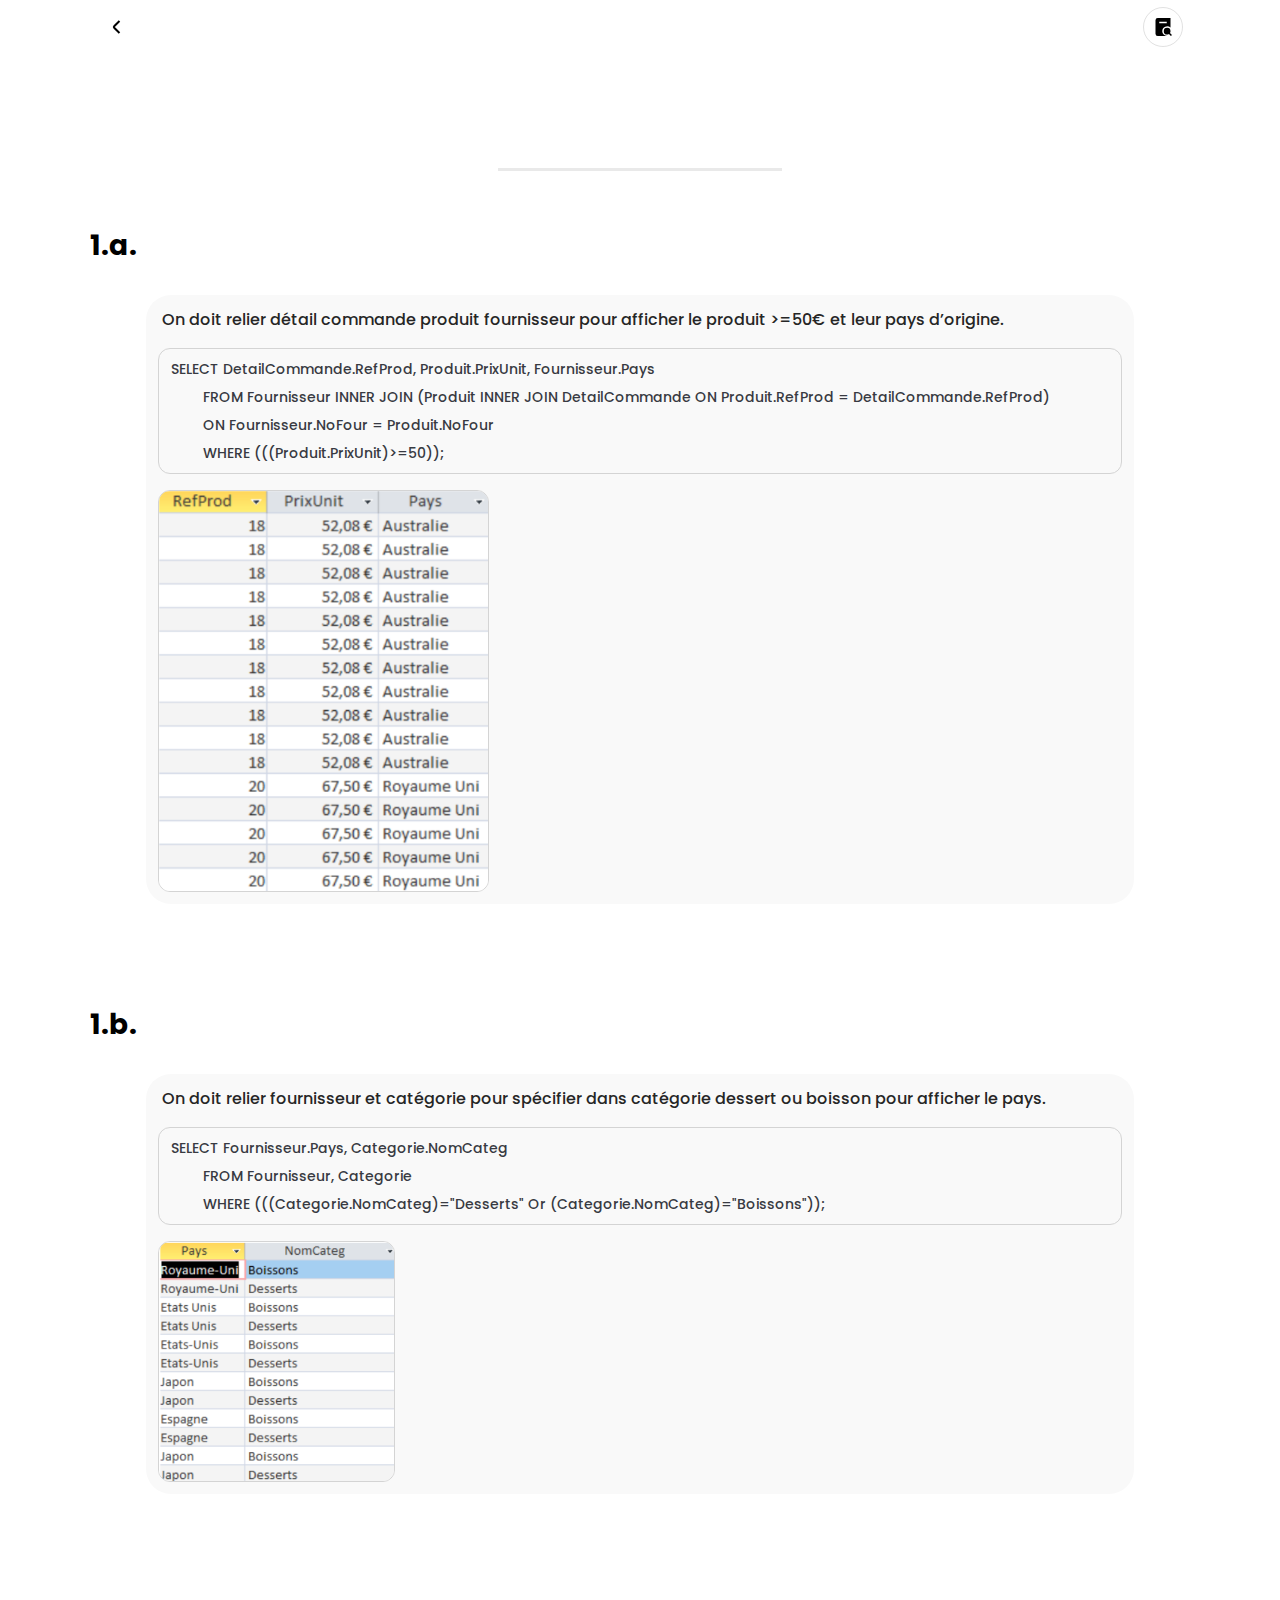
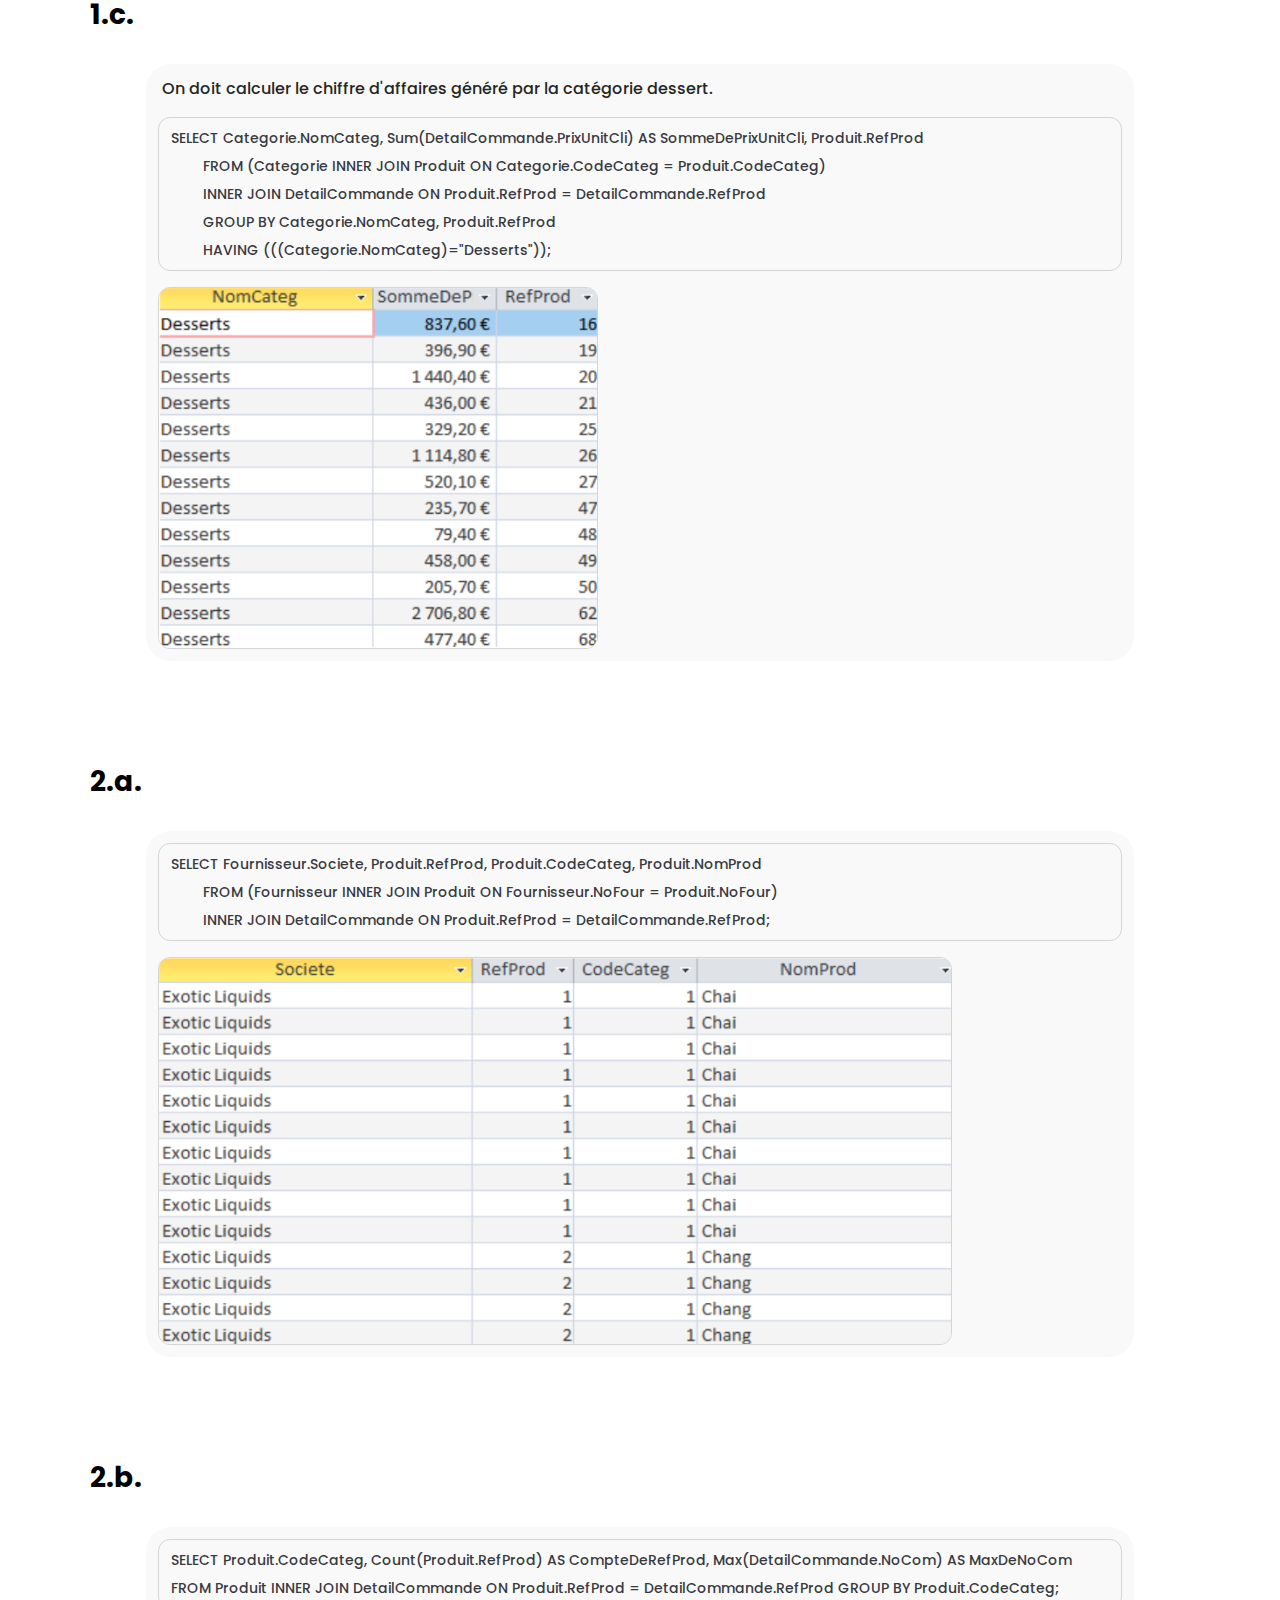
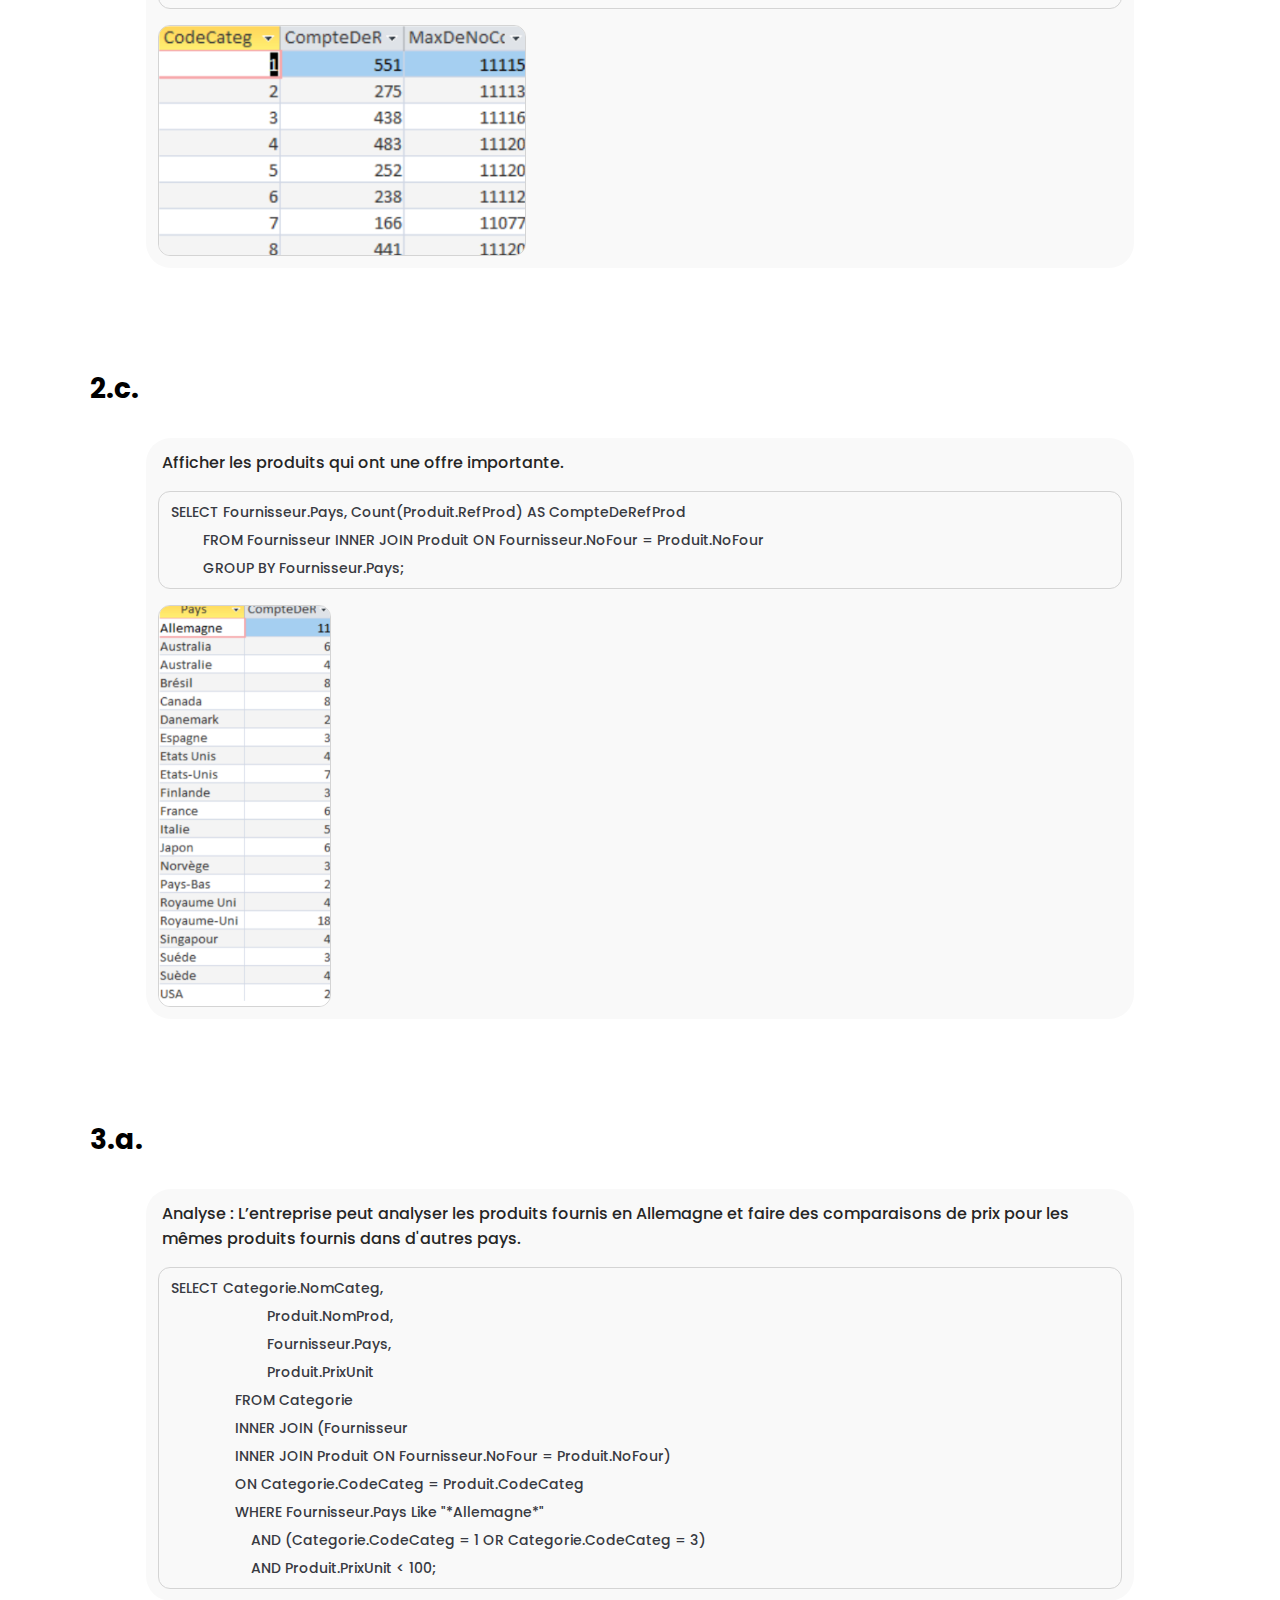
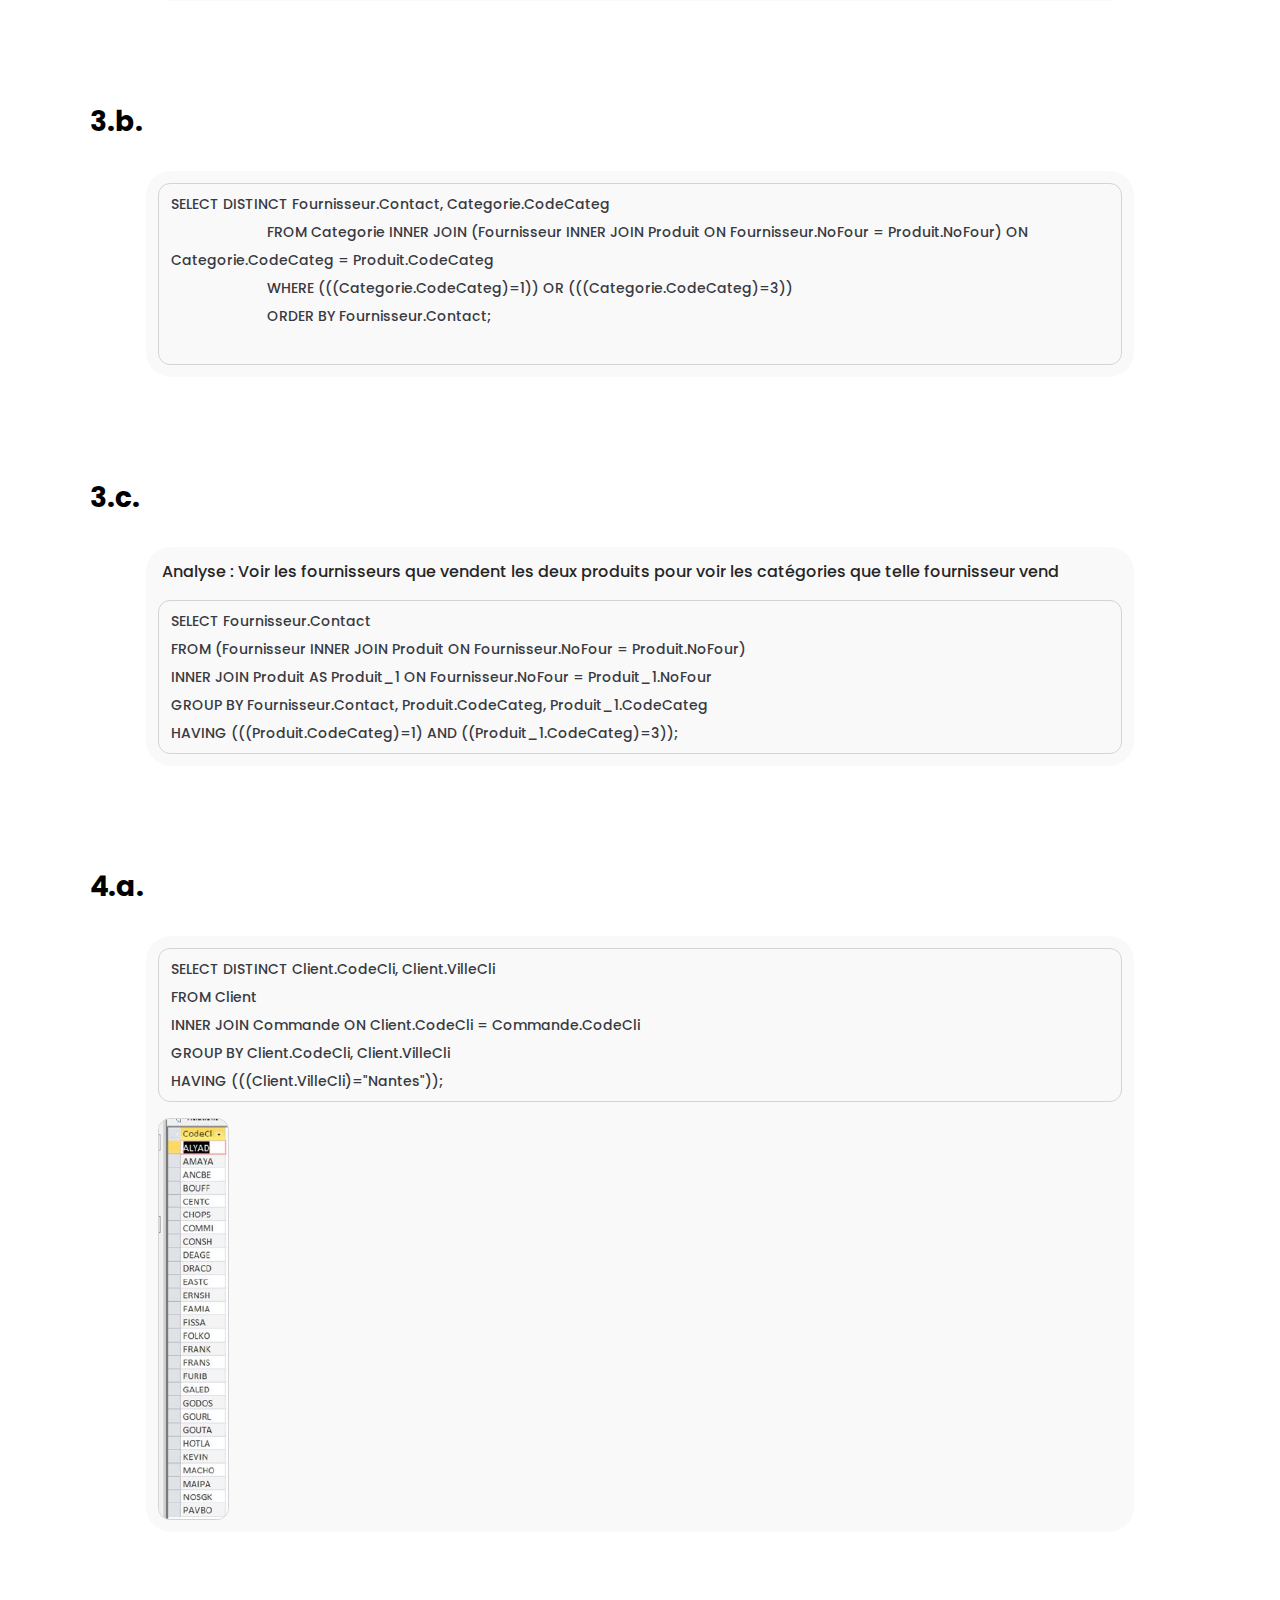
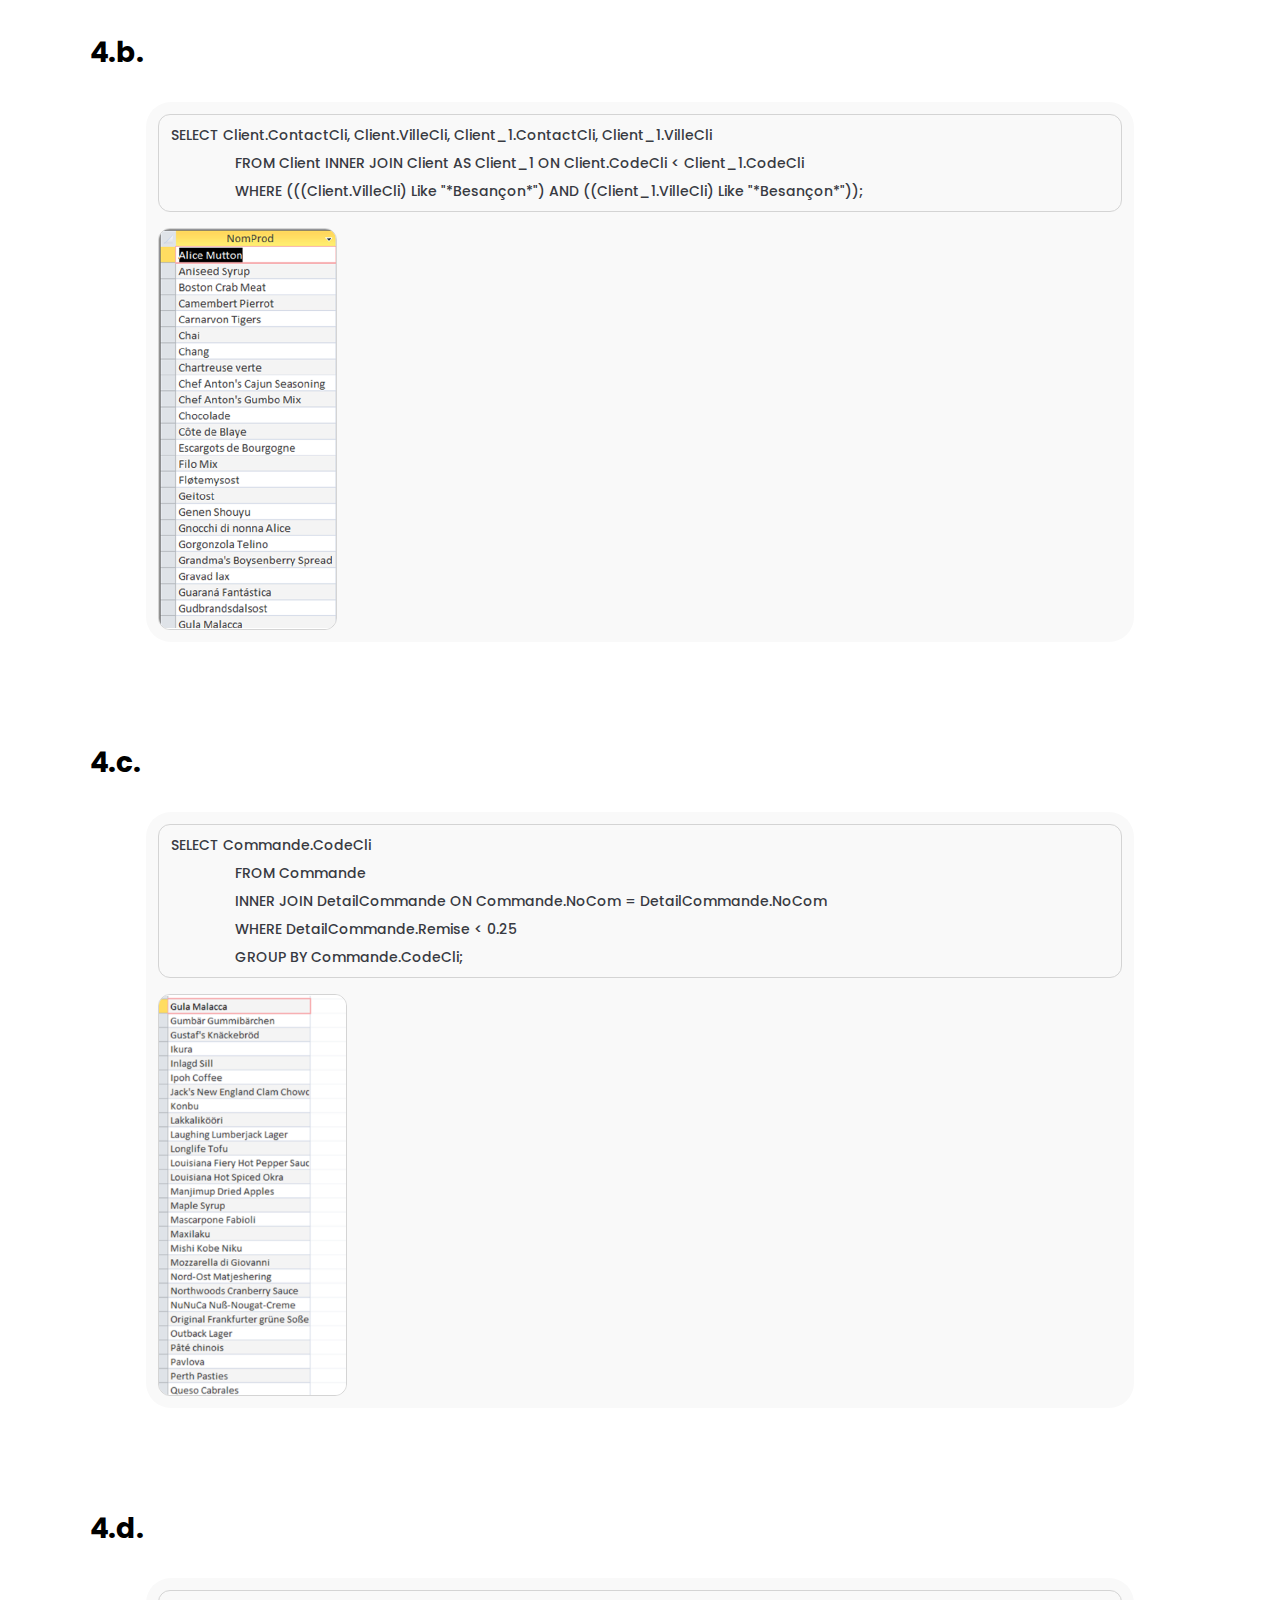
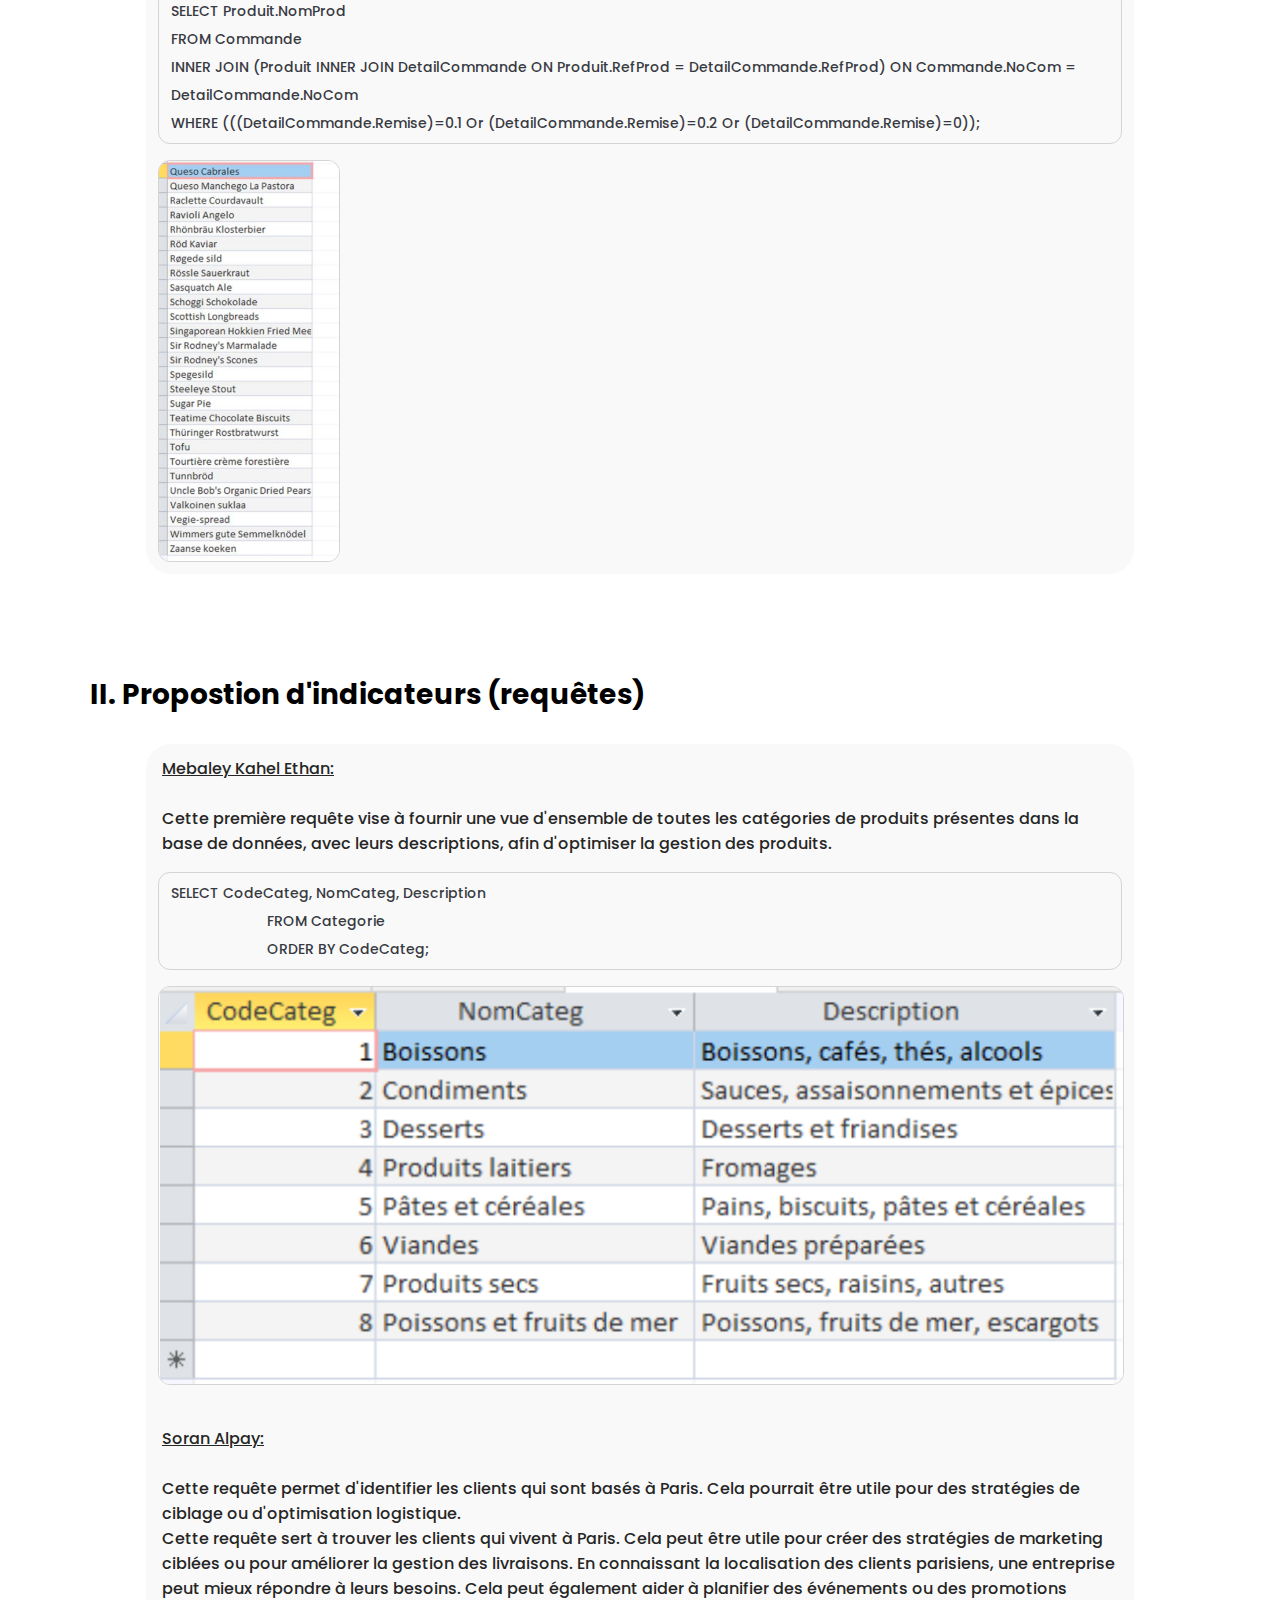
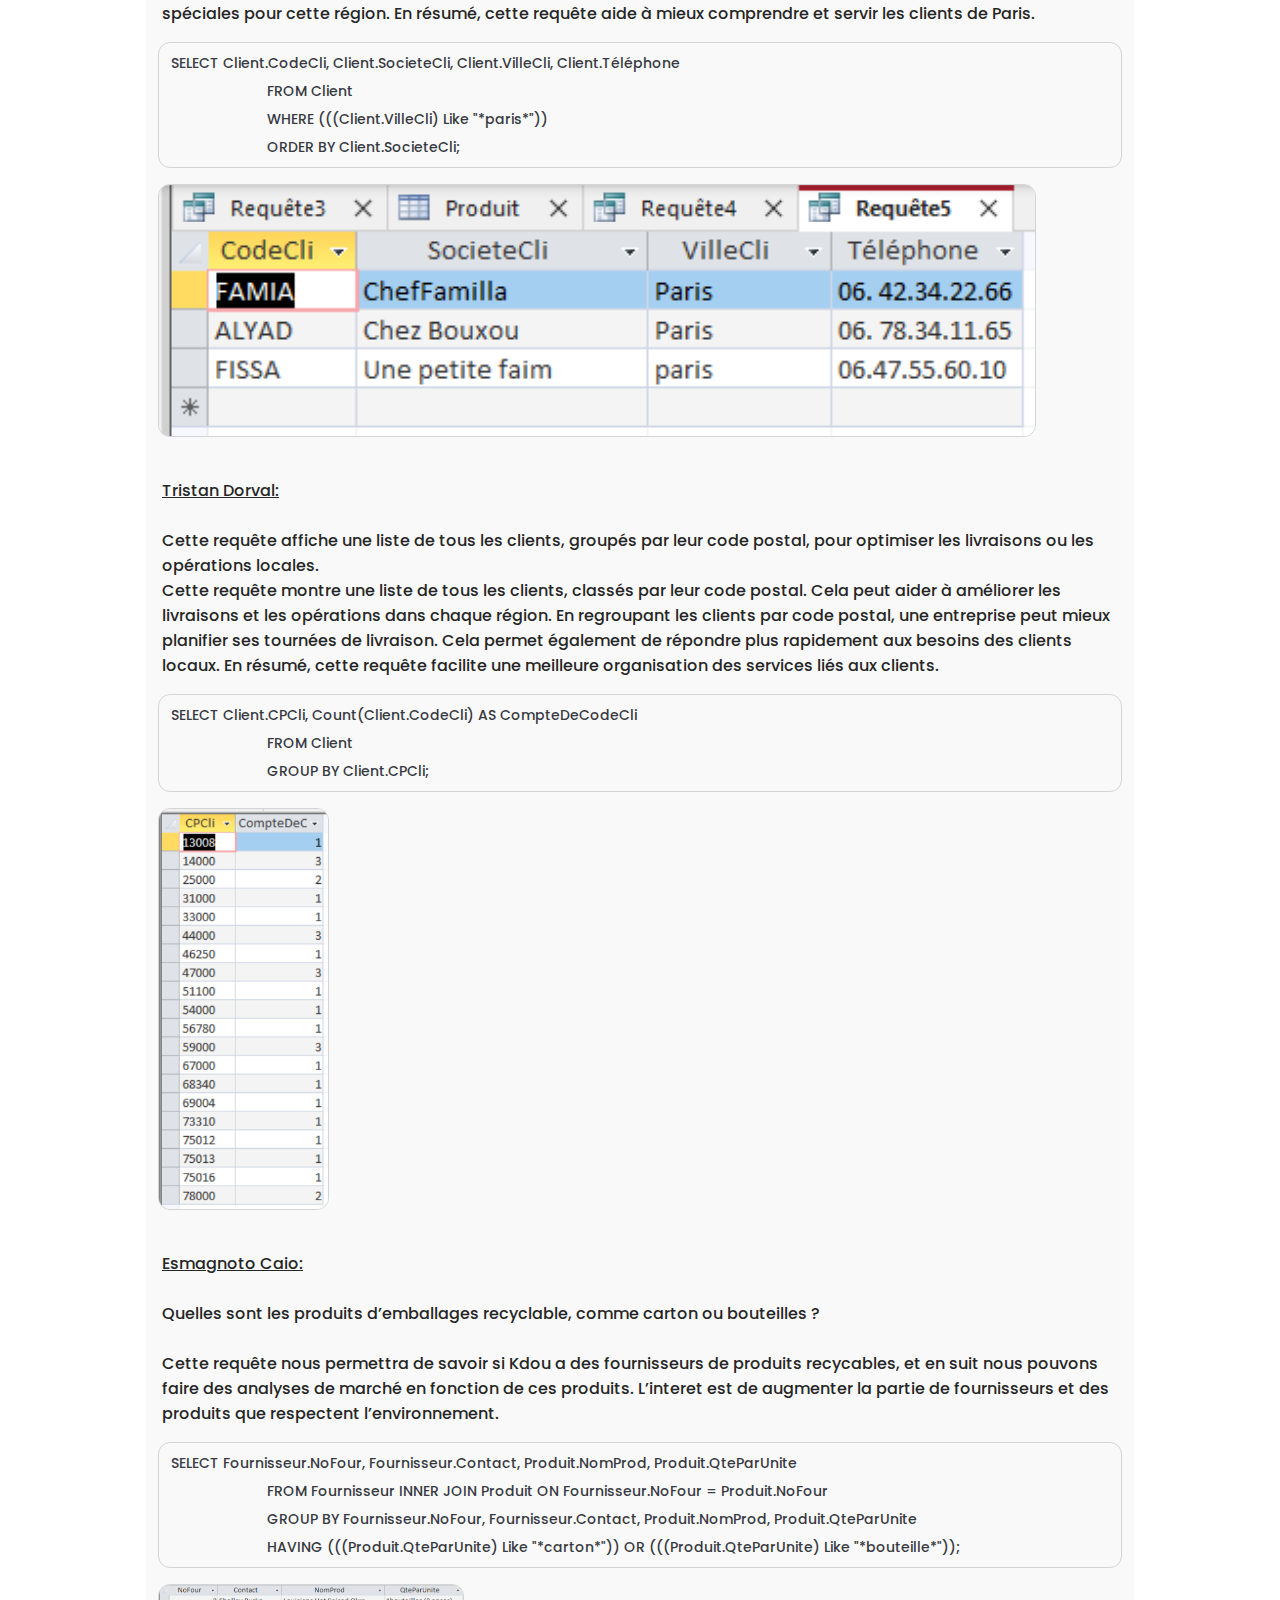
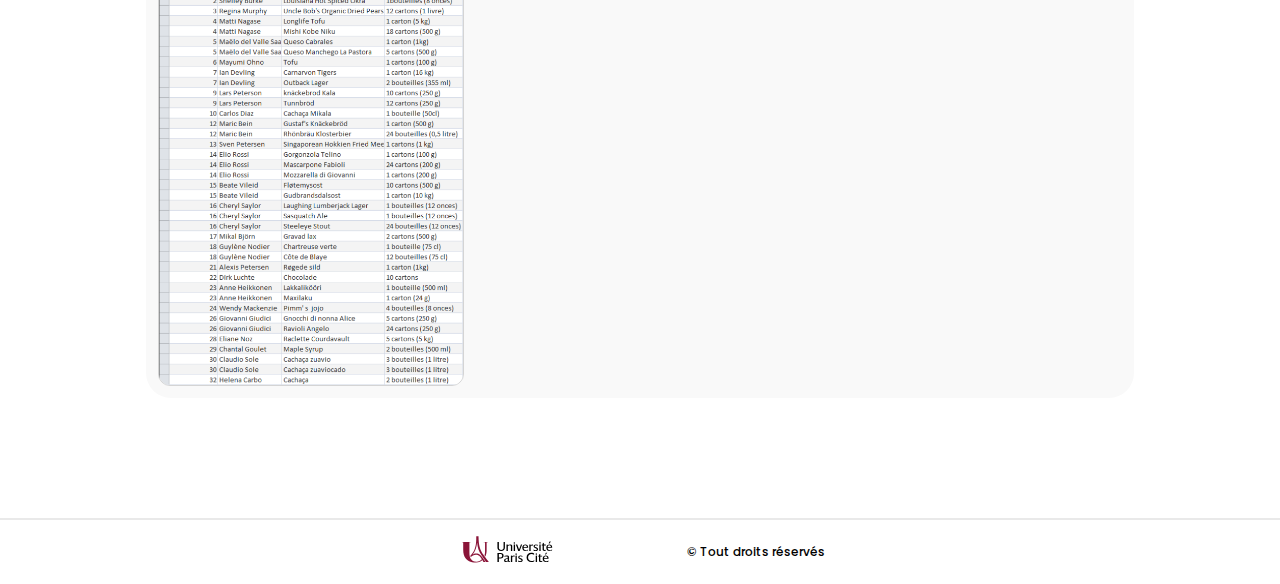
<file: rapport_3.html>
<!DOCTYPE html>
<html lang="fr">
<head>
    <meta charset="UTF-8">
    <meta name="viewport" content="width=device-width, initial-scale=1.0">
    <title>Rapport - Rapport 3</title>
    <link rel="stylesheet" href="style.css">
    <link rel="preconnect" href="https://fonts.googleapis.com">
    <link rel="preconnect" href="https://fonts.gstatic.com" crossorigin>
    <link href="https://fonts.googleapis.com/css2?family=Montserrat:ital,wght@0,100..900;1,100..900&family=Poppins:ital,wght@0,100;0,200;0,300;0,400;0,500;0,600;0,700;0,800;0,900;1,100;1,200;1,300;1,400;1,500;1,600;1,700;1,800;1,900&display=swap" rel="stylesheet">
    <link href="https://fonts.googleapis.com/css2?family=Montserrat:ital,wght@0,100..900;1,100..900&display=swap" rel="stylesheet">
</head>
<body>
    <nav>
        <a class="home" href="index.html">
            <svg xmlns="http://www.w3.org/2000/svg" id="Layer_1" data-name="Layer 1" viewBox="0 0 24 24"><path d="M13.775,18.707,8.482,13.414a2,2,0,0,1,0-2.828l5.293-5.293,1.414,1.414L9.9,12l5.293,5.293Z"/></svg>
        </a>
        <input type="checkbox" id="nav-toggle" hidden>
        <label for="nav-toggle" class="options">
            <svg style="fill: rgb(0, 0, 0);" height="max-content" viewBox="0 0 24 24" width="max-content" xmlns="http://www.w3.org/2000/svg" data-name="Layer 1">
                <path d="m11 17.5a6.5 6.5 0 0 1 11-4.684v-12.816h-17a3 3 0 0 0 -3 3v18a3 3 0 0 0 3 3h12.5a6.5 6.5 0 0 1 -6.5-6.5zm-4-12.5h10v2h-10zm15.543 18.957-2.657-2.657a4.457 4.457 0 0 1 -2.386.7 4.5 4.5 0 1 1 4.5-4.5 4.457 4.457 0 0 1 -.7 2.386l2.657 2.657z"></path>
            </svg>
        </label>
        <div class="sae1">
            <span>SAE 1</span>
            <div class="opt">
                <a href="sujet_1.html">Sujet</a>
                <a href="rapport_1.html">Rapport</a>
            </div>
        </div>
        <div class="sae2">
            <span>SAE 2</span>
            <div class="opt">
                <a href="sujet_2.html">Sujet</a>
                <a href="rapport_2.html">Rapport</a>
            </div>
        </div>
        <div class="sae3">
            <span>SAE 3</span>
            <div class="opt">
                <a href="sujet_3.html">Sujet</a>
                <a href="rapport_3.html">Rapport</a>
            </div>
        </div>
    </nav>
    <main>
        <div class="mission">
            <h1>RAPPORT</h1>
            <h2>MISSION 3</h2>
        </div>
        <div class="faq">
            <!-- 1.a. -->
            <div class="qa">
                <div class="question">
                    <h2>1.a.</h2>
                </div>
                <div class="answer">
                    <p>On doit relier détail commande produit fournisseur pour afficher le produit >=50€ et leur pays d’origine.</p>
                    <pre><code>SELECT DetailCommande.RefProd, Produit.PrixUnit, Fournisseur.Pays 
        FROM Fournisseur INNER JOIN (Produit INNER JOIN DetailCommande ON Produit.RefProd = DetailCommande.RefProd) 
        ON Fournisseur.NoFour = Produit.NoFour 
        WHERE (((Produit.PrixUnit)>=50));</code></pre>
                <img src="images/image1.png">
                </div>
            </div>
            <!-- 1.b. -->
            <div class="qa">
                <div class="question">
                    <h2>1.b.</h2>
                </div>
                <div class="answer">
                    <p>On doit relier fournisseur et catégorie pour spécifier dans catégorie dessert ou boisson pour afficher le pays.</p>
                    <pre><code>SELECT Fournisseur.Pays, Categorie.NomCateg 
        FROM Fournisseur, Categorie 
        WHERE (((Categorie.NomCateg)="Desserts" Or (Categorie.NomCateg)="Boissons"));</code></pre>
                    <img src="images/image2.png">
                </div>
            </div>
            <!-- 1.c. -->
            <div class="qa">
                <div class="question">
                    <h2>1.c.</h2>
                </div>
                <div class="answer">
                    <p>On doit calculer le chiffre d'affaires généré par la catégorie dessert.</p>
                    <pre><code>SELECT Categorie.NomCateg, Sum(DetailCommande.PrixUnitCli) AS SommeDePrixUnitCli, Produit.RefProd 
        FROM (Categorie INNER JOIN Produit ON Categorie.CodeCateg = Produit.CodeCateg) 
        INNER JOIN DetailCommande ON Produit.RefProd = DetailCommande.RefProd 
        GROUP BY Categorie.NomCateg, Produit.RefProd 
        HAVING (((Categorie.NomCateg)="Desserts"));</code></pre>
                    <img src="images/image3.png">
                </div>
            </div>
            <!-- 2.a. -->
            <div class="qa">
                <div class="question">
                    <h2>2.a.</h2>
                </div>
                <div class="answer">
                    <pre><code>SELECT Fournisseur.Societe, Produit.RefProd, Produit.CodeCateg, Produit.NomProd 
        FROM (Fournisseur INNER JOIN Produit ON Fournisseur.NoFour = Produit.NoFour) 
        INNER JOIN DetailCommande ON Produit.RefProd = DetailCommande.RefProd;</code></pre>
                    <img src="images/image4.png">
                </div>
            </div>
            <!-- 2.b. -->
            <div class="qa">
                <div class="question">
                    <h2>2.b.</h2>
                </div>
                <div class="answer">
                    <pre><code>SELECT Produit.CodeCateg, Count(Produit.RefProd) AS CompteDeRefProd, Max(DetailCommande.NoCom) AS MaxDeNoCom FROM Produit INNER JOIN DetailCommande ON Produit.RefProd = DetailCommande.RefProd GROUP BY Produit.CodeCateg;</code></pre>
                    <img src="images/image5.png">
                </div>
            </div>
            <!-- 2.c. -->
            <div class="qa">
                <div class="question">
                    <h2>2.c.</h2>
                </div>
                <div class="answer">
                    <p>Afficher les produits qui ont une offre importante.</p>
                    <pre><code>SELECT Fournisseur.Pays, Count(Produit.RefProd) AS CompteDeRefProd 
        FROM Fournisseur INNER JOIN Produit ON Fournisseur.NoFour = Produit.NoFour 
        GROUP BY Fournisseur.Pays;</code></pre>
                    <img src="images/image6.png">
                </div>
            </div>
            <!-- 3.a. -->
            <div class="qa">
                <div class="question">
                    <h2>3.a.</h2>
                </div>
                <div class="answer">
                    <p>Analyse : L’entreprise peut analyser les produits fournis en Allemagne et faire des comparaisons de prix pour les mêmes produits fournis dans d'autres pays.</p>
                    <pre><code>SELECT Categorie.NomCateg, 
                        Produit.NomProd, 
                        Fournisseur.Pays, 
                        Produit.PrixUnit
                FROM Categorie 
                INNER JOIN (Fournisseur 
                INNER JOIN Produit ON Fournisseur.NoFour = Produit.NoFour) 
                ON Categorie.CodeCateg = Produit.CodeCateg
                WHERE Fournisseur.Pays Like "*Allemagne*" 
                    AND (Categorie.CodeCateg = 1 OR Categorie.CodeCateg = 3) 
                    AND Produit.PrixUnit &lt; 100;</code></pre>
                </div>
                
            </div>
            <!-- 3.b. -->
            <div class="qa">
                <div class="question">
                    <h2>3.b.</h2>
                </div>
                <div class="answer">
                    <pre><code>SELECT DISTINCT Fournisseur.Contact, Categorie.CodeCateg
                        FROM Categorie INNER JOIN (Fournisseur INNER JOIN Produit ON Fournisseur.NoFour = Produit.NoFour) ON Categorie.CodeCateg = Produit.CodeCateg
                        WHERE (((Categorie.CodeCateg)=1)) OR (((Categorie.CodeCateg)=3))
                        ORDER BY Fournisseur.Contact;
                        </code></pre>
                </div>
            </div>
            <!-- 3.c. -->
            <div class="qa">
                <div class="question">
                    <h2>3.c.</h2>
                </div>
                <div class="answer">
                    <p>Analyse : Voir les fournisseurs que vendent les deux produits pour voir les catégories que telle fournisseur vend </p>
                    <pre><code>SELECT Fournisseur.Contact
FROM (Fournisseur INNER JOIN Produit ON Fournisseur.NoFour = Produit.NoFour)
INNER JOIN Produit AS Produit_1 ON Fournisseur.NoFour = Produit_1.NoFour
GROUP BY Fournisseur.Contact, Produit.CodeCateg, Produit_1.CodeCateg
HAVING (((Produit.CodeCateg)=1) AND ((Produit_1.CodeCateg)=3));</code></pre>
                </div>
            </div>
            <!-- 4.a. -->
            <div class="qa">
                <div class="question">
                    <h2>4.a.</h2>
                </div>
                <div class="answer">
                    <pre><code>SELECT DISTINCT Client.CodeCli, Client.VilleCli
FROM Client 
INNER JOIN Commande ON Client.CodeCli = Commande.CodeCli
GROUP BY Client.CodeCli, Client.VilleCli
HAVING (((Client.VilleCli)="Nantes"));</code></pre>
                        <img src="images/image7.png">
                </div>
            </div>
            <!-- 4.b. -->
            <div class="qa">
                <div class="question">
                    <h2>4.b.</h2>
                </div>
                <div class="answer">
                    <pre><code>SELECT Client.ContactCli, Client.VilleCli, Client_1.ContactCli, Client_1.VilleCli
                FROM Client INNER JOIN Client AS Client_1 ON Client.CodeCli &lt; Client_1.CodeCli
                WHERE (((Client.VilleCli) Like "*Besançon*") AND ((Client_1.VilleCli) Like "*Besançon*"));</code></pre>
                    <img src="images/image8.png">
                </div>
                
            </div>
            <!-- 4.c. -->
            <div class="qa">
                <div class="question">
                    <h2>4.c.</h2>
                </div>
                <div class="answer">
                    <pre><code>SELECT Commande.CodeCli 
                FROM Commande 
                INNER JOIN DetailCommande ON Commande.NoCom = DetailCommande.NoCom 
                WHERE DetailCommande.Remise &lt; 0.25 
                GROUP BY Commande.CodeCli;</code></pre>
                    <img src="images/image9.png">
                </div>                
            </div>
            <!-- 4.d. -->
            <div class="qa">
                <div class="question">
                    <h2>4.d.</h2>
                </div>
                <div class="answer">
                    <pre><code>SELECT Produit.NomProd
FROM Commande 
INNER JOIN (Produit INNER JOIN DetailCommande ON Produit.RefProd = DetailCommande.RefProd) ON Commande.NoCom = DetailCommande.NoCom
WHERE (((DetailCommande.Remise)=0.1 Or (DetailCommande.Remise)=0.2 Or (DetailCommande.Remise)=0));</code></pre>
                    <img src="images/image10.png">
                </div>
            </div>
            <div class="qa">
                <div class="question">
                    <h2>II. Propostion d'indicateurs (requêtes)</h2>
                </div>
                <div class="answer">
                    <p><u>Mebaley Kahel  Ethan:</u><br><br>Cette première requête vise à fournir une vue d'ensemble de toutes les catégories de produits présentes dans la base de données, avec leurs descriptions, afin d'optimiser la gestion des produits.</p>
                    <pre><code>SELECT CodeCateg, NomCateg, Description
                        FROM Categorie
                        ORDER BY CodeCateg;</code></pre>
                    <img src="images/image16.png">
                    <p><br><u>Soran Alpay:</u><br><br>Cette requête permet d'identifier les clients qui sont basés à Paris. Cela pourrait être utile pour des stratégies de ciblage ou d'optimisation logistique.<br>Cette requête sert à trouver les clients qui vivent à Paris. Cela peut être utile pour créer des stratégies de marketing ciblées ou pour améliorer la gestion des livraisons. En connaissant la localisation des clients parisiens, une entreprise peut mieux répondre à leurs besoins. Cela peut également aider à planifier des événements ou des promotions spéciales pour cette région. En résumé, cette requête aide à mieux comprendre et servir les clients de Paris.</p>
                    <pre><code>SELECT Client.CodeCli, Client.SocieteCli, Client.VilleCli, Client.Téléphone
                        FROM Client
                        WHERE (((Client.VilleCli) Like "*paris*"))
                        ORDER BY Client.SocieteCli;</code></pre>
                    <img src="images/image17.png">
                    <p><br><u>Tristan Dorval:</u><br><br>Cette requête affiche une liste de tous les clients, groupés par leur code postal, pour optimiser les livraisons ou les opérations locales. <br>Cette requête montre une liste de tous les clients, classés par leur code postal. Cela peut aider à améliorer les livraisons et les opérations dans chaque région. En regroupant les clients par code postal, une entreprise peut mieux planifier ses tournées de livraison. Cela permet également de répondre plus rapidement aux besoins des clients locaux. En résumé, cette requête facilite une meilleure organisation des services liés aux clients.</p>
                    <pre><code>SELECT Client.CPCli, Count(Client.CodeCli) AS CompteDeCodeCli
                        FROM Client
                        GROUP BY Client.CPCli;</code></pre>
                    <img src="images/image18.png">
                    <p><br><u>Esmagnoto Caio:</u><br><br>Quelles sont les produits d’emballages recyclable, comme carton ou bouteilles ?<br><br>Cette requête nous permettra de savoir si Kdou a des fournisseurs de produits recycables, et en suit nous pouvons faire des analyses de marché en fonction de ces produits. L’interet est de augmenter la partie de fournisseurs et des produits que respectent l’environnement. </p>
                    <pre><code>SELECT Fournisseur.NoFour, Fournisseur.Contact, Produit.NomProd, Produit.QteParUnite
                        FROM Fournisseur INNER JOIN Produit ON Fournisseur.NoFour = Produit.NoFour
                        GROUP BY Fournisseur.NoFour, Fournisseur.Contact, Produit.NomProd, Produit.QteParUnite
                        HAVING (((Produit.QteParUnite) Like "*carton*")) OR (((Produit.QteParUnite) Like "*bouteille*"));</code></pre>
                    <img src="images/image19.png">
                </div>
            </div>
        </div>        
    </main>
    <footer>
        <div class="logo">
            <?xml version="1.0" encoding="UTF-8" standalone="no"?>
            <svg xmlns="http://www.w3.org/2000/svg" viewBox="0 0 446.457 170.079">
            <g style="fill:#8a1438">
                <path
                    d="M 122.10547,50.730469 H 140.07812 V 52.359375 H 134.49609 V 85.753906 C 134.49609,95.359375 132.80859,105.58203 128.70312,112.22266 L 125.3125,107.58594 C 128.68359,99.808594 127.70703,90.050781 127.77344,85.753906 V 52.359375 H 122.10547 Z M 122.10547,50.730469" />
                <path
                    d="M 93.628906,55.03125 H 94.324219 C 96.191406,73.71875 100.05859,89.8125 113.21875,108.21875 121.40625,119.67188 132.41016,135.96875 132.41016,135.96875 H 143.84766 C 143.84766,135.96875 127.32031,115.05859 120.98047,105.58203 106.01172,83.214844 100.85938,65.140625 100.01953,28.332031 V 27.089844 H 90.398438 V 28.332031 C 90.703125,58.816406 87.246094,72.09375 82.609375,83.457031 79.410156,91.289063 73.101563,101.29688 65.421875,109.04297 65.429688,110.41016 66.101563,113.46875 66.691406,115.46484 72.007813,108.54688 80.855469,104.73047 88.621094,104.73047 94.273438,104.73047 99.464844,106.19141 104.10547,110.41406 105.94922,112.09375 109.13672,115.88281 114.44531,124.65234 108.76172,130.62891 100.81641,134.625 91.351563,134.625 78.105469,134.625 72.066406,129.69922 67.5625,123.29688 63.449219,117.44141 61.328125,108.73828 61.328125,95.234375 V 52.359375 H 66.421875 V 50.726563 H 29.613281 V 52.359375 H 34.890625 V 83.730469 C 34.890625,101.55078 38.742188,111.47656 44.992188,120.08594 51.367188,128.86719 64.652344,138.70312 89.394531,138.70312 102.46484,138.70312 111.45703,132.99219 116.42969,127.96484 117.75781,130.23828 119.41797,133.12109 120.97266,135.96875 H 129.58594 C 129.58594,135.96875 123.83594,127.28906 115.25391,114.91797 106.125,101.76172 97.332031,100.04297 88.632813,100.04297 84.023438,100.04297 78.585938,102.1875 75.449219,104.41016 L 75.1875,104.14844 C 80.90625,97.609375 84.574219,89.816406 86.863281,83.980469 89.277344,77.824219 93.175781,64.878906 93.628906,55.03125" />
            </g>
            <g style="fill:#000000">
                <path
                    d="M 196.47266,89.367188 C 206.64453,89.367188 212.25,84.5625 212.25,75.839844 V 50.664063 H 206.55469 V 75.734375 C 206.55469,81.683594 203.10547,84.824219 196.57812,84.824219 190.05078,84.824219 186.60156,81.683594 186.60156,75.734375 V 50.664063 H 180.48437 V 75.839844 C 180.48437,84.5625 186.16016,89.367188 196.47266,89.367188" />
                <path
                    d="M 243.41406,88.84375 V 67.65625 C 243.41406,63.660156 240.44531,61.371094 235.26953,61.371094 230.32031,61.371094 226.24219,63.261719 224.39062,65.101563 V 61.726563 L 219.01172,61.957031 V 88.84375 H 224.65234 V 68.734375 C 226.35937,66.429688 230.07031,65.226563 232.88281,65.226563 236.17578,65.226563 237.77344,66.382813 237.77344,68.757813 V 88.84375 Z M 243.41406,88.84375" />
                <path d="M 249.75391,57.777344 H 255.33984 V 52.605469 H 249.75391 Z M 249.75391,57.777344" />
                <path d="M 249.75391,88.84375 H 255.33984 V 61.785156 L 249.75391,61.898438 Z M 249.75391,88.84375" />
                <path
                    d="M 274.82031,88.84375 285.21484,62.234375 285.34766,61.894531 H 280.46094 L 272.44922,83.402344 264.65234,62.058594 264.59375,61.894531 H 258.65234 L 268.96484,88.84375 Z M 274.82031,88.84375" />
                <path
                    d="M 291.95703,71.917969 C 293.08984,65.511719 296.89453,64.546875 299.08203,64.546875 304.77734,64.546875 305.63672,69.507813 305.71484,71.917969 Z M 310.61719,86.296875 V 82.113281 L 310.19141,82.535156 C 308.64844,84.066406 305.11719,85.613281 301.35937,85.613281 294.94922,85.613281 291.69922,82.203125 291.69922,75.472656 V 75.199219 H 311.01953 L 311.04297,74.972656 C 311.09375,74.4375 311.09375,73.320313 311.09375,72.902344 311.09375,65.574219 306.71484,61.371094 299.08203,61.371094 292.60156,61.371094 286.05859,65.714844 286.05859,75.421875 286.05859,84.023438 291.41406,89.367188 300.03516,89.367188 306.16797,89.367188 309.41406,87.273438 310.52344,86.375 Z M 310.61719,86.296875" />
                <path
                    d="M 321.64453,70.066406 C 322.90625,67.082031 325.89844,66.015625 328.28125,66.015625 329.66797,66.015625 330.98047,66.253906 331.54297,66.605469 L 331.92578,66.847656 V 62.292969 L 331.83984,62.21875 C 331.23828,61.691406 330.16406,61.421875 328.65234,61.421875 325.88672,61.421875 323.10937,63.109375 321.32422,65.84375 V 61.726563 L 316.00391,61.957031 V 88.84375 H 321.64453 Z M 321.64453,70.066406" />
                <path
                    d="M 344.84375,73.085938 C 341.41406,71.953125 339.34375,71.269531 339.34375,68.597656 339.34375,66.390625 341.40234,65.019531 344.71094,65.019531 347.30078,65.019531 350.10937,65.949219 351.74219,66.875 L 352.11719,67.085938 V 63.265625 L 351.99609,63.191406 C 350.64844,62.351563 347.78125,61.371094 344.12891,61.371094 338.05859,61.371094 334.28516,64.359375 334.28516,69.175781 334.28516,73.859375 337.93359,75.738281 341.87109,77.074219 L 342.64844,77.347656 C 345.94141,78.515625 348.11719,79.285156 348.11719,81.980469 348.11719,84.566406 346.22266,85.824219 342.32812,85.824219 339.21484,85.824219 336.00781,84.402344 334.21484,82.992188 L 333.80859,82.671875 V 86.710938 L 333.89453,86.785156 C 335.35156,88.066406 338.89844,89.367188 342.85547,89.367188 349.55078,89.367188 353.38672,86.503906 353.38672,81.507813 353.38672,76.332031 349.34766,74.570313 344.84375,73.085938" />
                <path d="M 364.25391,52.605469 H 358.66406 V 57.777344 H 364.25391 Z M 364.25391,52.605469" />
                <path d="M 364.25391,61.785156 358.66406,61.898438 V 88.84375 H 364.25391 Z M 364.25391,61.785156" />
                <path
                    d="M 379.84766,89.367188 C 382.9375,89.367188 385.57812,88.410156 386.58984,87.460938 L 386.67187,87.386719 V 83.59375 L 386.25781,83.941406 C 385.20312,84.828125 383.4375,85.402344 381.75781,85.402344 379.25,85.402344 378.08594,84.382813 378.08594,82.191406 V 65.542969 H 386.03516 V 61.894531 H 378.08594 V 54.679688 L 372.60547,57.046875 V 61.875 L 368.78906,62.453125 V 65.542969 H 372.55078 V 83.238281 C 372.55078,87.191406 375.14453,89.367188 379.84766,89.367188" />
                <path d="M 407.73437,49.351563 H 401.94922 L 398.22266,57.566406 H 401.91797 Z M 407.73437,49.351563" />
                <path
                    d="M 401.26172,64.546875 C 406.95703,64.546875 407.81641,69.507813 407.89453,71.917969 H 394.13672 C 395.27344,65.511719 399.07422,64.546875 401.26172,64.546875 M 401.26172,61.371094 C 394.78125,61.371094 388.23828,65.714844 388.23828,75.421875 388.23828,84.023438 393.59375,89.367188 402.21484,89.367188 408.35156,89.367188 411.59375,87.273438 412.70312,86.371094 L 412.79687,86.296875 V 82.113281 L 412.37109,82.535156 C 410.82812,84.066406 407.30078,85.613281 403.53906,85.613281 397.12891,85.613281 393.87891,82.203125 393.87891,75.472656 V 75.199219 H 413.19922 L 413.22266,74.972656 C 413.27734,74.4375 413.27734,73.320313 413.27734,72.902344 413.27734,65.574219 408.89844,61.371094 401.26172,61.371094" />
                <path
                    d="M 186.60156,101.74219 H 192.71094 C 198.03516,101.74219 200.51562,104.11328 200.51562,109.20703 200.51562,114.16016 197.89062,116.66797 192.71094,116.66797 H 186.60156 Z M 194.08594,97.777344 H 180.48437 V 135.95703 H 186.60156 V 120.68359 H 193.875 C 201.83984,120.68359 206.78906,116.28516 206.78906,109.20703 206.78906,102.05078 202.03906,97.777344 194.08594,97.777344" />
                <path
                    d="M 218.57422,133.14844 C 216.86719,133.14844 214.00391,132.60547 214.00391,128.98828 214.00391,125.49609 216.70703,124.58203 219.09375,123.76953 219.30469,123.69922 219.51172,123.62891 219.71875,123.55859 221.86328,122.79688 223.45703,121.94531 224.26172,121.13281 V 129.96875 C 223.04297,131.98828 220.97656,133.14844 218.57422,133.14844 M 231.76953,133.04297 C 230.46094,133.04297 229.79297,132.34766 229.79297,130.98437 V 114.19141 C 229.79297,110.35156 226.53906,108.48438 219.84766,108.48438 215.59766,108.48438 212.03906,109.70703 210.52734,110.84375 L 210.42969,110.91797 V 114.46484 L 210.80469,114.25 C 213.05469,112.96875 215.66797,112.28906 218.36328,112.28906 222.55078,112.28906 224.26172,113.09766 224.26172,115.08203 V 116.55078 C 224.26172,118.59375 221.95703,119.46094 217.54297,120.93359 L 217.25391,121.02344 C 213.06641,122.33203 208.73437,123.6875 208.73437,129.30469 208.73437,133.59766 212.05078,136.48047 216.98437,136.48047 221.58203,136.48047 223.875,134.64453 225.00781,132.98437 225.41797,135.15234 227.28125,136.48047 229.96875,136.48047 231.89453,136.48047 233.54687,135.94141 234.39062,135.03516 L 234.45703,134.96484 V 132.19531 L 234.07031,132.45312 C 233.64062,132.73828 232.73828,133.04297 231.76953,133.04297" />
                <path
                    d="M 250.375,108.53516 C 247.60547,108.53516 244.82812,110.22266 243.04687,112.95703 V 108.83984 L 237.72266,109.07031 V 135.95703 H 243.36328 V 117.17969 C 244.62891,114.19531 247.61719,113.12891 250.00391,113.12891 251.39062,113.12891 252.69922,113.36719 253.26172,113.72266 L 253.64453,113.96094 V 109.40625 L 253.5625,109.33203 C 252.95703,108.80469 251.88672,108.53516 250.375,108.53516" />
                <path d="M 257.22656,104.89063 H 262.8125 V 99.71875 H 257.22656 Z M 257.22656,104.89063" />
                <path d="M 257.22656,135.95703 H 262.8125 V 108.89844 L 257.22656,109.01563 Z M 257.22656,135.95703" />
                <path
                    d="M 279.49609,120.19922 C 276.06641,119.06641 273.99609,118.38281 273.99609,115.71484 273.99609,113.50391 276.05469,112.13281 279.36328,112.13281 281.95703,112.13281 284.76172,113.06641 286.39453,113.98828 L 286.76953,114.19922 V 110.37891 L 286.64844,110.30469 C 285.30469,109.46484 282.43359,108.48438 278.78125,108.48438 272.71094,108.48438 268.9375,111.47656 268.9375,116.28906 268.9375,120.96875 272.58594,122.85156 276.52344,124.1875 L 277.30078,124.46484 C 280.59375,125.62891 282.76953,126.39844 282.76953,129.09375 282.76953,131.67969 280.875,132.9375 276.98047,132.9375 273.86328,132.9375 270.66016,131.51562 268.86719,130.10547 L 268.46094,129.78516 V 133.82422 L 268.54687,133.89844 C 270.00391,135.17969 273.55078,136.48047 277.50781,136.48047 284.20312,136.48047 288.03906,133.61719 288.03906,128.62109 288.03906,123.44922 284,121.68359 279.49609,120.19922" />
                <path
                    d="M 325.47266,132.14844 C 316.65234,132.14844 310.72266,126.00781 310.72266,116.86719 310.72266,107.58594 316.57422,101.58594 325.62891,101.58594 329.76953,101.58594 333.16797,102.68359 336.02344,104.94141 L 336.42578,105.26172 V 100.46875 L 336.31641,100.39453 C 334.16016,98.933594 330.9375,97.253906 325.10156,97.253906 312.74609,97.253906 304.44922,105.13672 304.44922,116.86719 304.44922,128.59766 312.53516,136.48047 324.57031,136.48047 329.75781,136.48047 333.8125,135.3125 336.96094,132.91406 L 337.0625,132.83984 V 127.88281 L 336.65234,128.21875 C 333.36719,130.90234 329.81641,132.14844 325.47266,132.14844" />
                <path d="M 343.29687,104.89063 H 348.88281 V 99.71875 H 343.29687 Z M 343.29687,104.89063" />
                <path d="M 343.29687,135.95703 H 348.88281 V 108.89844 L 343.29687,109.01563 Z M 343.29687,135.95703" />
                <path
                    d="M 366.38672,132.51562 C 363.88281,132.51562 362.71484,131.49609 362.71484,129.30469 V 112.65625 H 370.66406 V 109.00781 H 362.71484 V 101.79297 L 357.23437,104.16406 V 108.99219 L 353.41797,109.56641 V 112.65625 H 357.17969 V 130.35156 C 357.17969,134.30469 359.77344,136.48047 364.48047,136.48047 367.5625,136.48047 370.20312,135.52344 371.22266,134.57812 L 371.30078,134.50391 V 130.70703 L 370.89062,131.05469 C 369.83203,131.94141 368.06641,132.51562 366.38672,132.51562" />
                <path d="M 386.55078,104.67969 392.36328,96.46875 H 386.57812 L 382.85547,104.67969 Z M 386.55078,104.67969" />
                <path
                    d="M 385.89062,111.66016 C 391.58984,111.66016 392.44531,116.62109 392.52344,119.03125 H 378.76953 C 379.90234,112.625 383.70312,111.66016 385.89062,111.66016 M 385.89062,108.48438 C 379.41016,108.48438 372.87109,112.82813 372.87109,122.53516 372.87109,131.13672 378.22656,136.48047 386.84375,136.48047 392.97656,136.48047 396.22656,134.38672 397.33594,133.48437 L 397.42969,133.41016 V 129.23047 L 397.00391,129.65234 C 395.45703,131.17969 391.92969,132.72656 388.16797,132.72656 381.75781,132.72656 378.50781,129.31641 378.50781,122.58594 V 122.3125 H 397.82812 L 397.85156,122.08594 C 397.90625,121.55078 397.90625,120.43359 397.90625,120.01563 397.90625,112.6875 393.52734,108.48438 385.89062,108.48438" />
            </g>
            </svg>
        </div>
        <p>© Tout droits réservés</p>
    </footer>
</body>
</html>
</file>
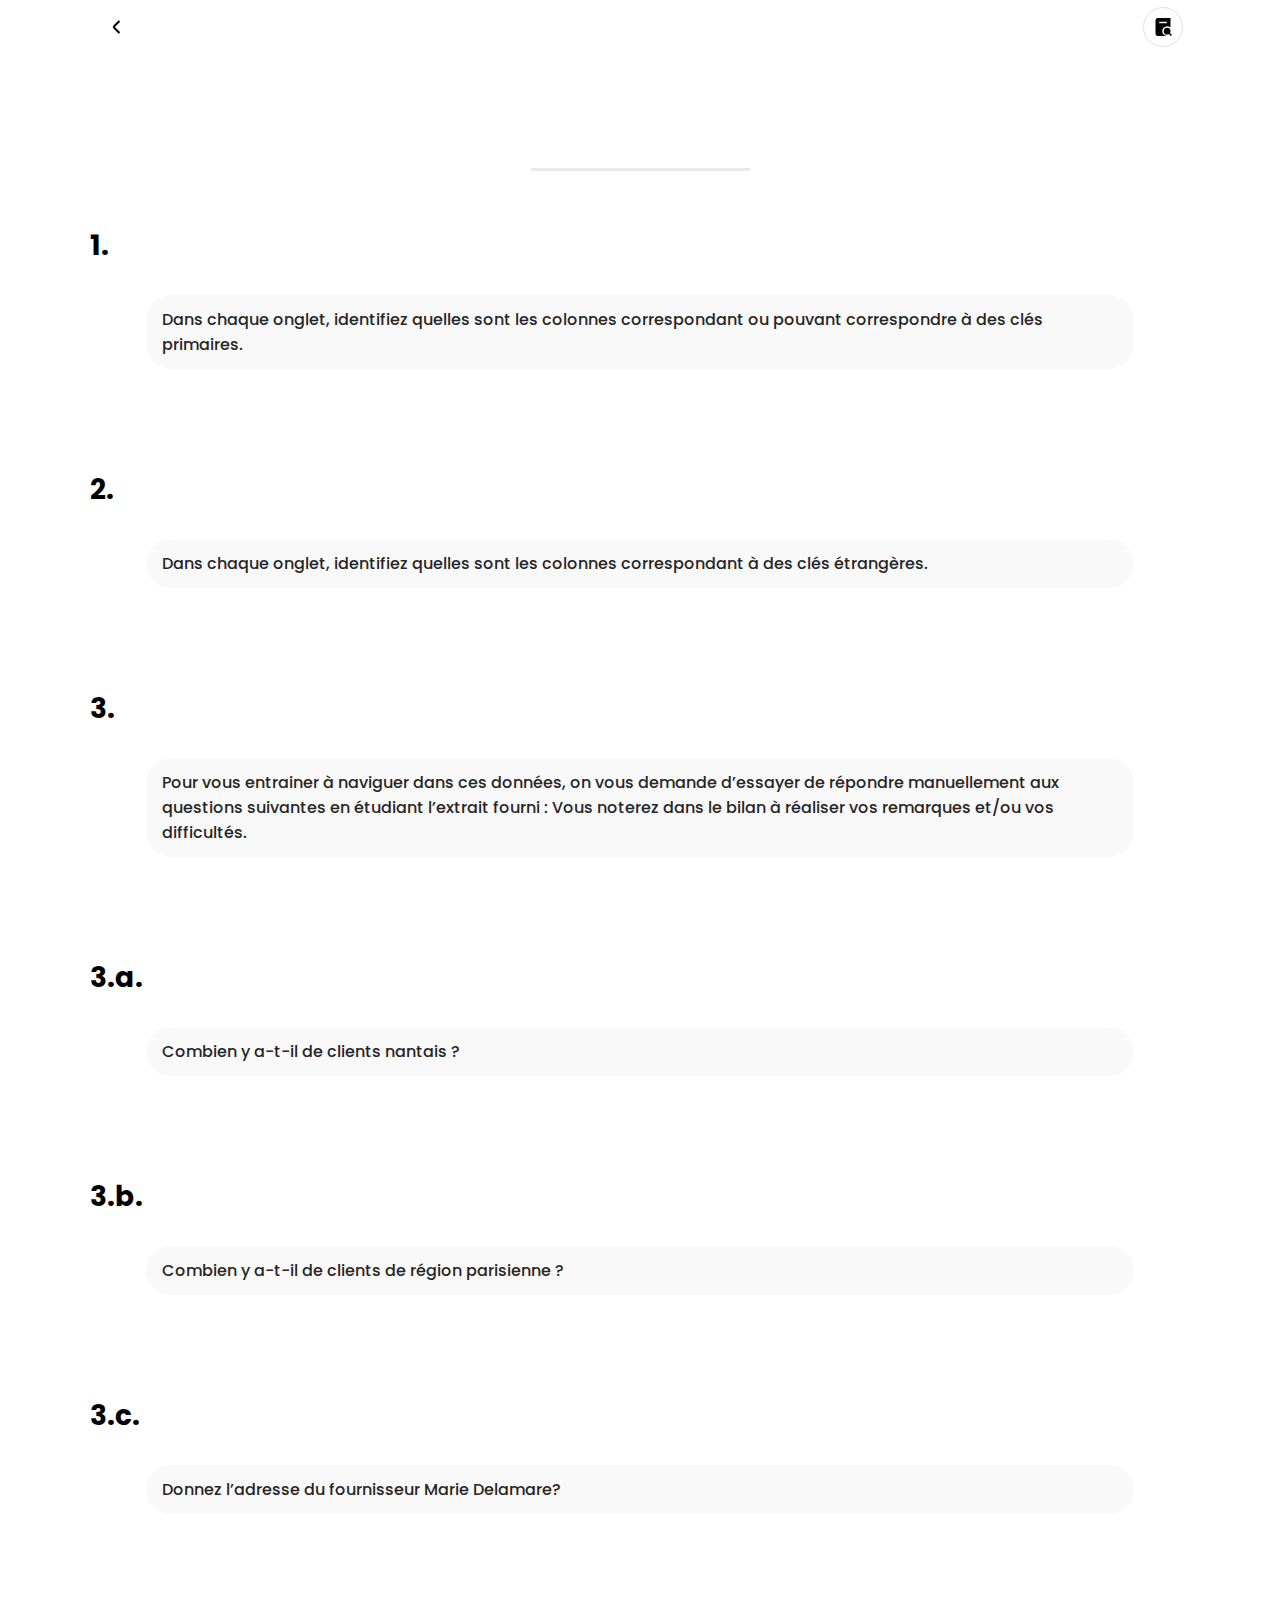
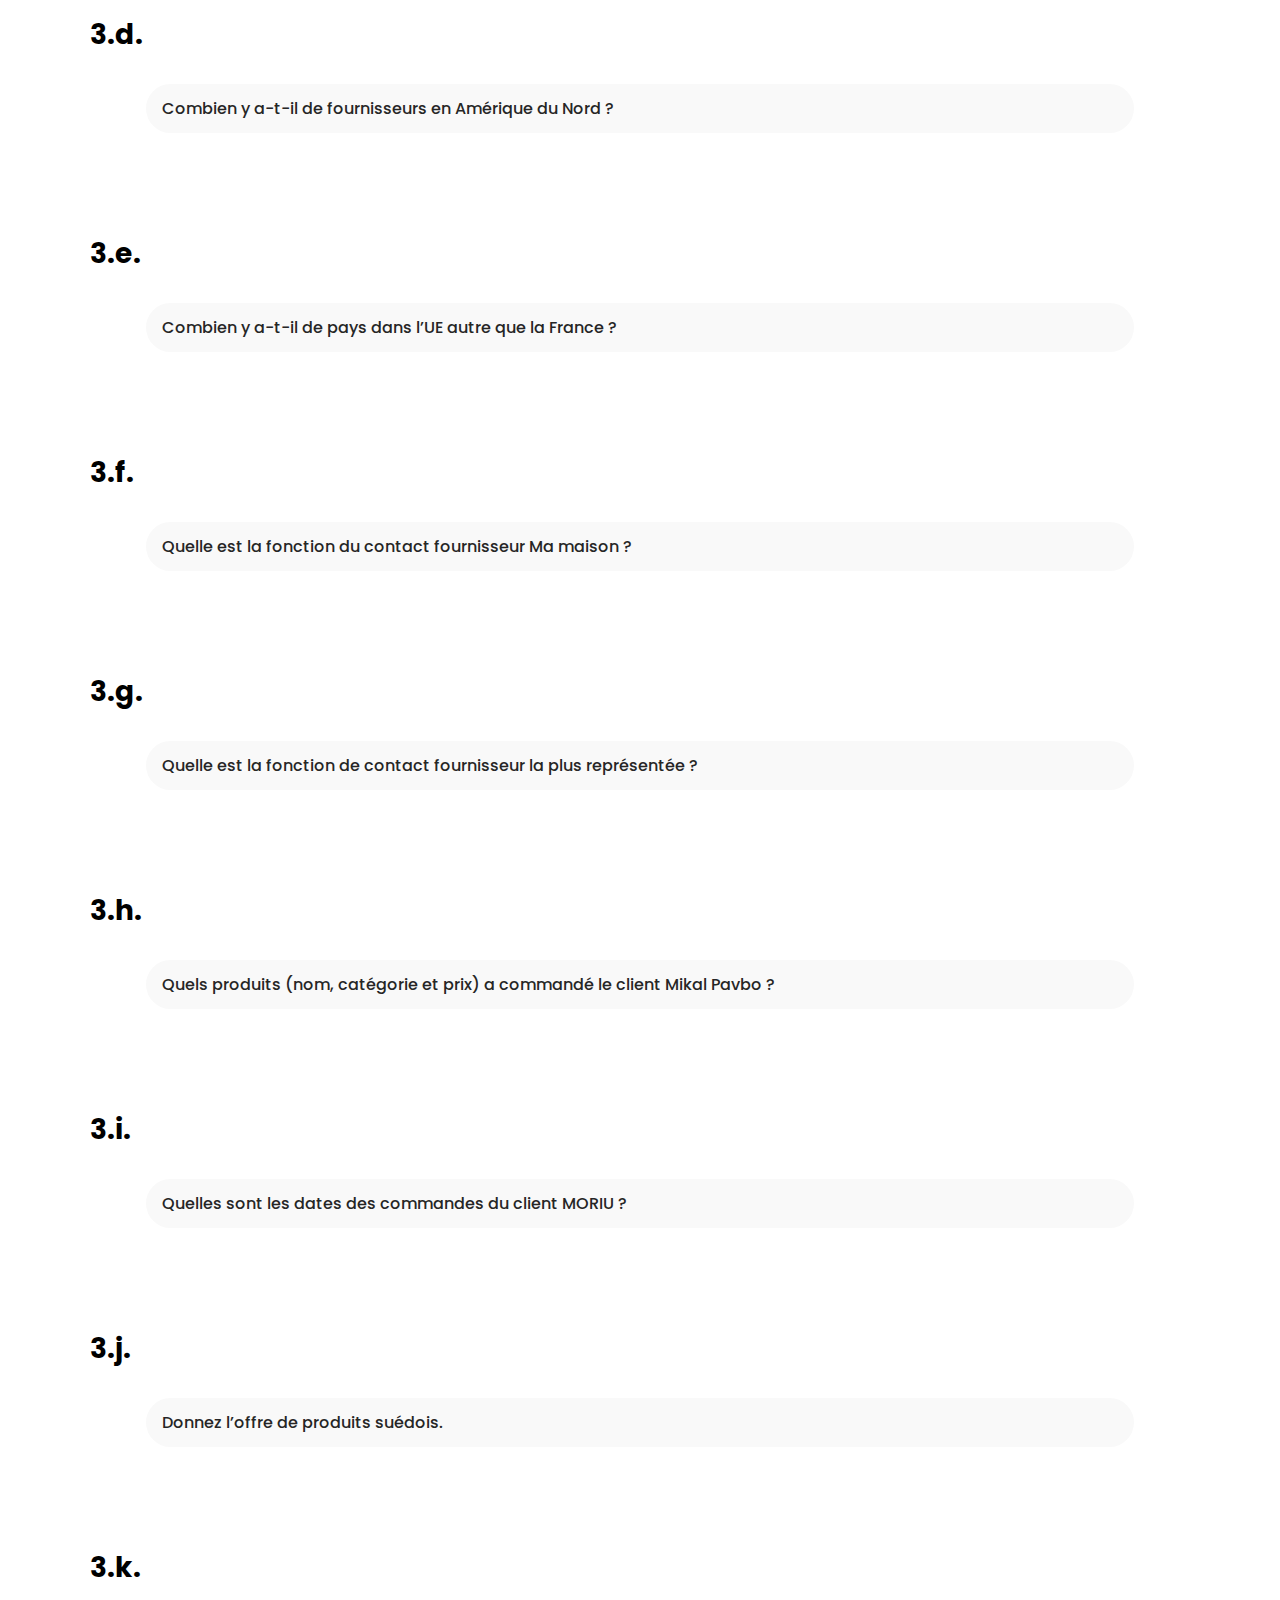
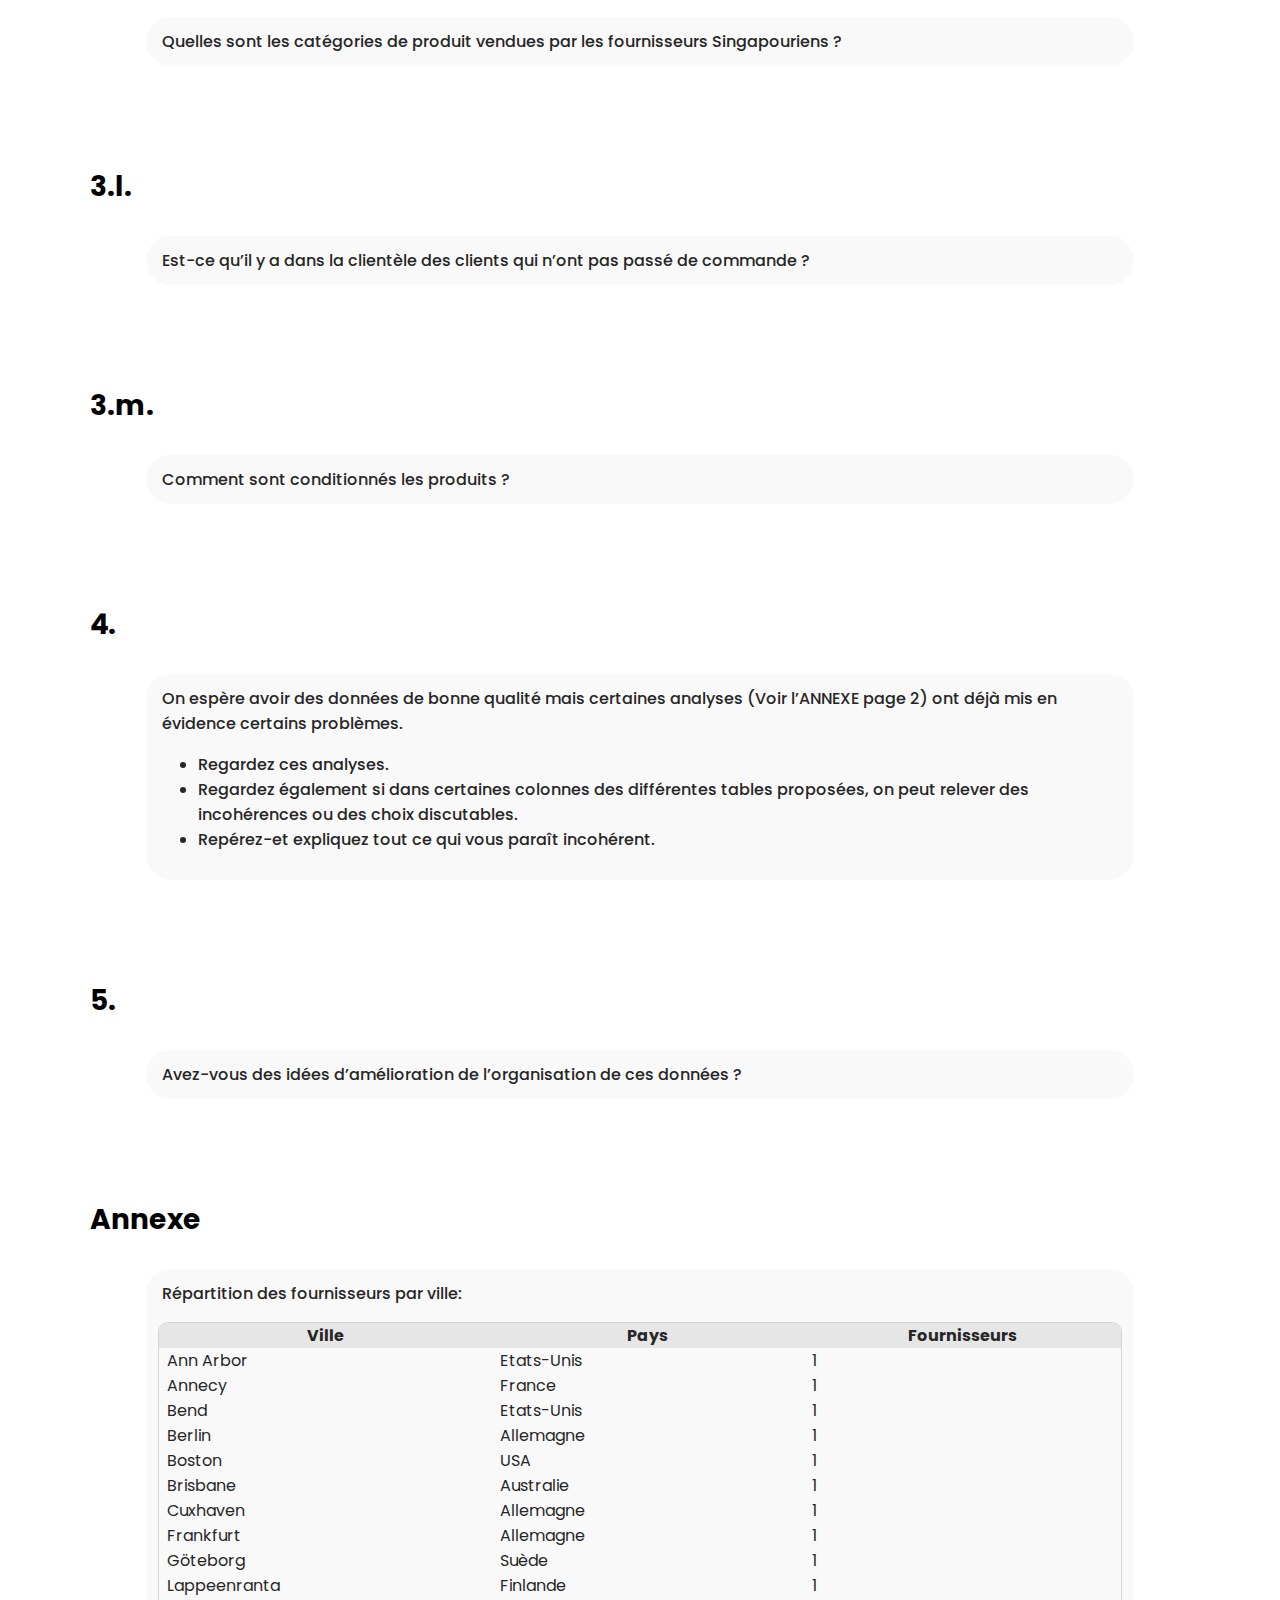
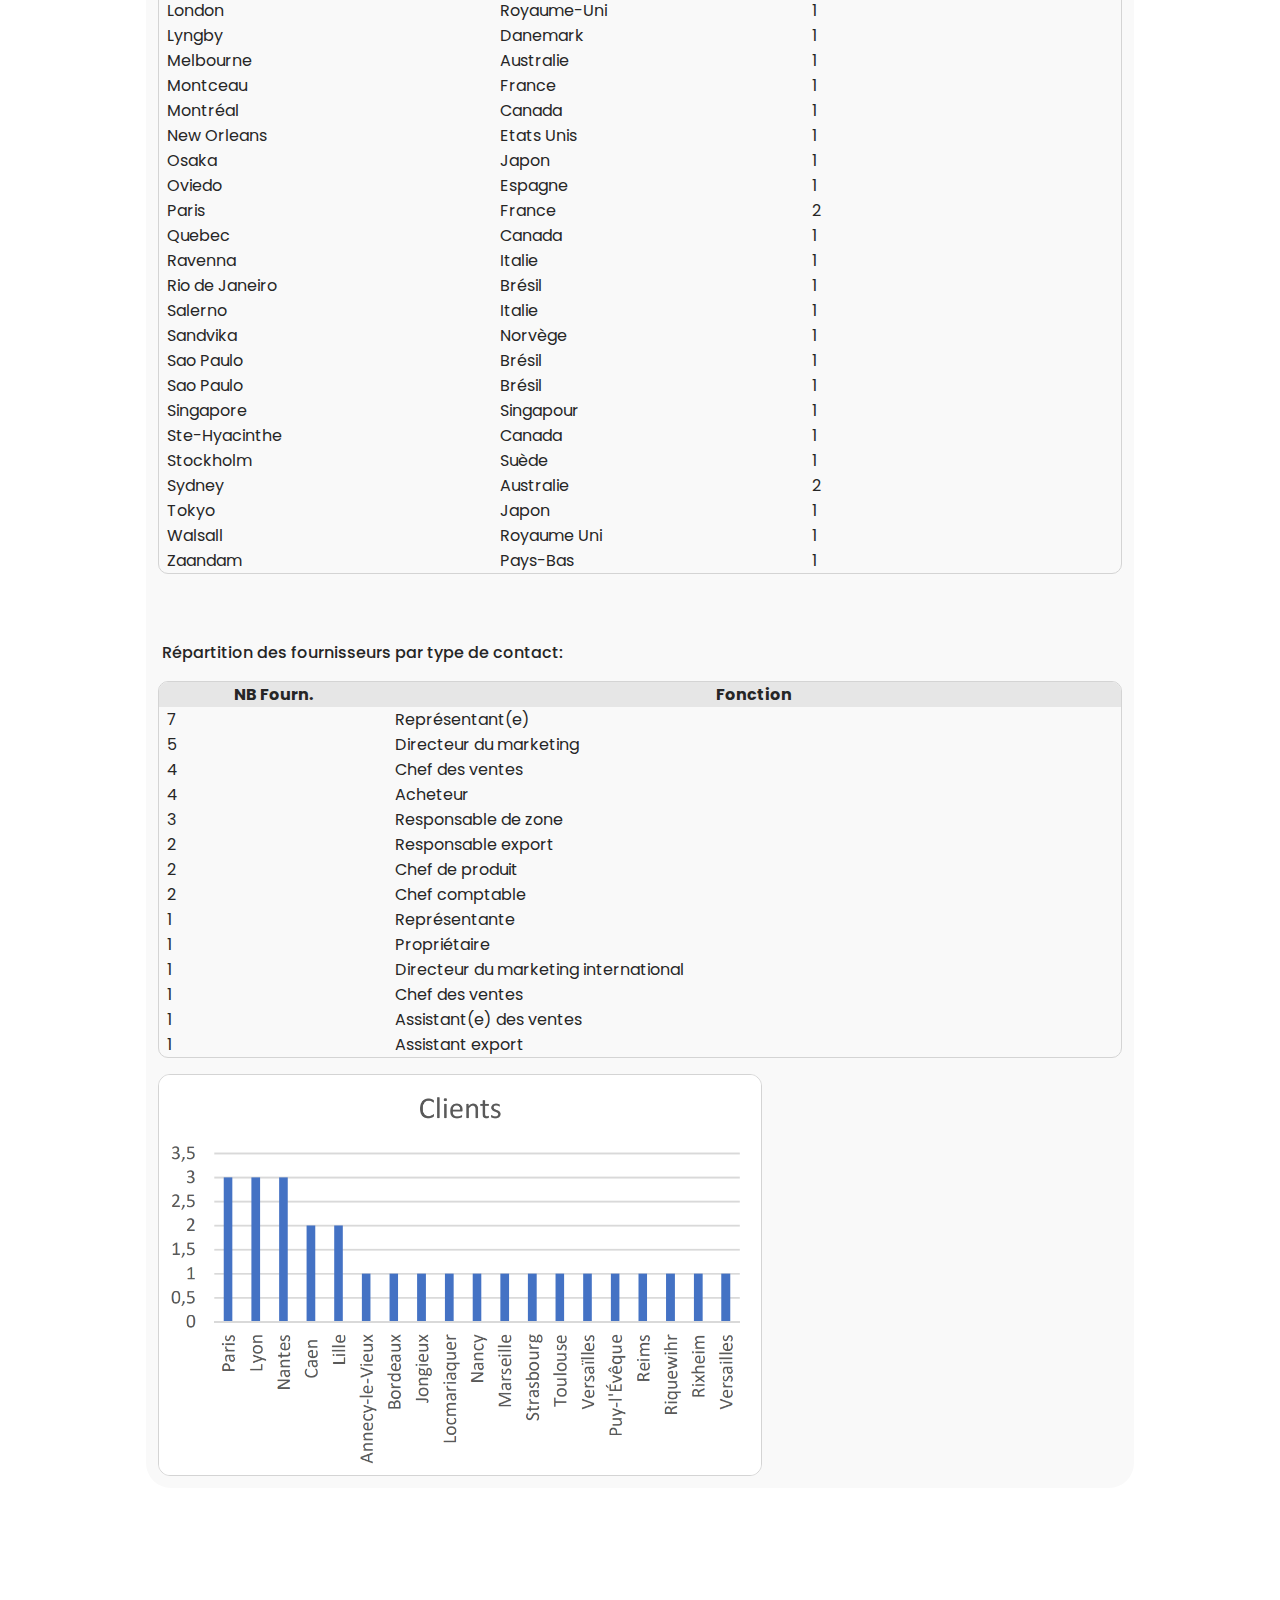
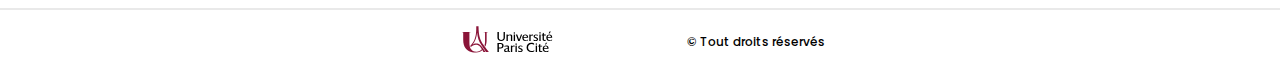
<file: sujet_1.html>
<!DOCTYPE html>
<html lang="fr">
<head>
    <meta charset="UTF-8">
    <meta name="viewport" content="width=device-width, initial-scale=1.0">
    <title>Sujet - Sujet 1</title>
    <link rel="stylesheet" href="style.css">
    <link rel="preconnect" href="https://fonts.googleapis.com">
    <link rel="preconnect" href="https://fonts.gstatic.com" crossorigin>
    <link href="https://fonts.googleapis.com/css2?family=Montserrat:ital,wght@0,100..900;1,100..900&family=Poppins:ital,wght@0,100;0,200;0,300;0,400;0,500;0,600;0,700;0,800;0,900;1,100;1,200;1,300;1,400;1,500;1,600;1,700;1,800;1,900&display=swap" rel="stylesheet">
    <link href="https://fonts.googleapis.com/css2?family=Montserrat:ital,wght@0,100..900;1,100..900&display=swap" rel="stylesheet">
</head>
<body>
    <nav>
        <a class="home" href="index.html">
            <svg xmlns="http://www.w3.org/2000/svg" id="Layer_1" data-name="Layer 1" viewBox="0 0 24 24"><path d="M13.775,18.707,8.482,13.414a2,2,0,0,1,0-2.828l5.293-5.293,1.414,1.414L9.9,12l5.293,5.293Z"/></svg>
        </a>
        <input type="checkbox" id="nav-toggle" hidden>
        <label for="nav-toggle" class="options">
            <svg style="fill: rgb(0, 0, 0);" height="max-content" viewBox="0 0 24 24" width="max-content" xmlns="http://www.w3.org/2000/svg" data-name="Layer 1">
                <path d="m11 17.5a6.5 6.5 0 0 1 11-4.684v-12.816h-17a3 3 0 0 0 -3 3v18a3 3 0 0 0 3 3h12.5a6.5 6.5 0 0 1 -6.5-6.5zm-4-12.5h10v2h-10zm15.543 18.957-2.657-2.657a4.457 4.457 0 0 1 -2.386.7 4.5 4.5 0 1 1 4.5-4.5 4.457 4.457 0 0 1 -.7 2.386l2.657 2.657z"></path>
            </svg>
        </label>
        <div class="sae1">
            <span>SAE 1</span>
            <div class="opt">
                <a href="sujet_1.html">Sujet</a>
                <a href="rapport_1.html">Rapport</a>
            </div>
        </div>
        <div class="sae2">
            <span>SAE 2</span>
            <div class="opt">
                <a href="sujet_2.html">Sujet</a>
                <a href="rapport_2.html">Rapport</a>
            </div>
        </div>
        <div class="sae3">
            <span>SAE 3</span>
            <div class="opt">
                <a href="sujet_3.html">Sujet</a>
                <a href="rapport_3.html">Rapport</a>
            </div>
        </div>
    </nav>
    <main>
        <div class="mission">
            <h1>SUJET</h1>
            <h2>MISSION 1</h2>
        </div>
        <div class="faq">

            <div class="qa">
                <div class="question">
                    <h2>1.</h2>
                </div>
                <div class="answer">
                    <p>Dans chaque onglet, identifiez quelles sont les colonnes correspondant ou pouvant correspondre à des clés primaires.</p>
                </div>
            </div>

            <div class="qa">
                <div class="question">
                    <h2>2.</h2>
                </div>
                <div class="answer">
                    <p>Dans chaque onglet, identifiez quelles sont les colonnes correspondant à des clés étrangères.</p>
                </div>
            </div>

            <div class="qa">
                <div class="question">
                    <h2>3.</h2>
                </div>
                <div class="answer">
                    <p>Pour vous entrainer à naviguer dans ces données, on vous demande d’essayer de répondre manuellement aux questions suivantes en étudiant l’extrait fourni : Vous noterez dans le bilan à réaliser vos remarques et/ou vos difficultés.</p>
                </div>
            </div>

            <div class="qa">
                <div class="question">
                    <h2>3.a.</h2>
                </div>
                <div class="answer">
                    <p>Combien y a-t-il de clients nantais ?</p>
                </div>
            </div>

            <div class="qa">
                <div class="question">
                    <h2>3.b.</h2>
                </div>
                <div class="answer">
                    <p>Combien y a-t-il de clients de région parisienne ?</p>
                </div>
            </div>

            <div class="qa">
                <div class="question">
                    <h2>3.c.</h2>
                </div>
                <div class="answer">
                    <p>Donnez l’adresse du fournisseur Marie Delamare?</p>
                </div>
            </div>

            <div class="qa">
                <div class="question">
                    <h2>3.d.</h2>
                </div>
                <div class="answer">
                    <p>Combien y a-t-il de fournisseurs en Amérique du Nord ?</p>
                </div>
            </div>

            <div class="qa">
                <div class="question">
                    <h2>3.e.</h2>
                </div>
                <div class="answer">
                    <p>Combien y a-t-il de pays dans l’UE autre que la France ?</p>
                </div>
            </div>

            <div class="qa">
                <div class="question">
                    <h2>3.f.</h2>
                </div>
                <div class="answer">
                    <p>Quelle est la fonction du contact fournisseur Ma maison ?</p>
                </div>
            </div>

            <div class="qa">
                <div class="question">
                    <h2>3.g.</h2>
                </div>
                <div class="answer">
                    <p>Quelle est la fonction de contact fournisseur la plus représentée ?</p>
                </div>
            </div>

            <div class="qa">
                <div class="question">
                    <h2>3.h.</h2>
                </div>
                <div class="answer">
                    <p>Quels produits (nom, catégorie et prix) a commandé le client Mikal Pavbo ?</p>
                </div>
            </div>

            <div class="qa">
                <div class="question">
                    <h2>3.i.</h2>
                </div>
                <div class="answer">
                    <p>Quelles sont les dates des commandes du client MORIU ?</p>
                </div>
            </div>

            <div class="qa">
                <div class="question">
                    <h2>3.j.</h2>
                </div>
                <div class="answer">
                    <p>Donnez l’offre de produits suédois.</p>
                </div>
            </div>

            <div class="qa">
                <div class="question">
                    <h2>3.k.</h2>
                </div>
                <div class="answer">
                    <p>Quelles sont les catégories de produit vendues par les fournisseurs Singapouriens ?</p>
                </div>
            </div>

            <div class="qa">
                <div class="question">
                    <h2>3.l.</h2>
                </div>
                <div class="answer">
                    <p>Est-ce qu’il y a dans la clientèle des clients qui n’ont pas passé de commande ?</p>
                </div>
            </div>

            <div class="qa">
                <div class="question">
                    <h2>3.m.</h2>
                </div>
                <div class="answer">
                    <p>Comment sont conditionnés les produits ?</p>
                </div>
            </div>
            
            <div class="qa">
                <div class="question">
                    <h2>4.</h2>
                </div>
                <div class="answer">
                    <p>On espère avoir des données de bonne qualité mais certaines analyses (Voir l’ANNEXE page 2) ont déjà mis en évidence certains problèmes.
                        <ul>
                            <li>Regardez ces analyses.</li>
                            <li>Regardez également si dans certaines colonnes des différentes tables proposées, on peut relever des incohérences ou des choix discutables.</li>
                            <li>Repérez-et expliquez tout ce qui vous paraît incohérent.</li>
                        </ul>
                    </p>
                </div>
            </div>

            <div class="qa">
                <div class="question">
                    <h2>5.</h2>
                </div>
                <div class="answer">
                    <p>Avez-vous des idées d’amélioration de l’organisation de ces données ?</p>
                </div>
            </div>

            <div class="qa">
                <div class="question">
                    <h2>Annexe</h2>
                </div>
                <div class="answer">
                    <p>Répartition des fournisseurs par ville:</p>
                    <table>
                        <thead>
                            <tr>
                                <th>Ville</th>
                                <th>Pays</th>
                                <th>Fournisseurs</th>
                            </tr>
                        </thead>
                        <tbody>
                            <tr><td>Ann Arbor</td><td>Etats-Unis</td><td>1</td></tr>
                            <tr><td>Annecy</td><td>France</td><td>1</td></tr>
                            <tr><td>Bend</td><td>Etats-Unis</td><td>1</td></tr>
                            <tr><td>Berlin</td><td>Allemagne</td><td>1</td></tr>
                            <tr><td>Boston</td><td>USA</td><td>1</td></tr>
                            <tr><td>Brisbane</td><td>Australie</td><td>1</td></tr>
                            <tr><td>Cuxhaven</td><td>Allemagne</td><td>1</td></tr>
                            <tr><td>Frankfurt</td><td>Allemagne</td><td>1</td></tr>
                            <tr><td>Göteborg</td><td>Suède</td><td>1</td></tr>
                            <tr><td>Lappeenranta</td><td>Finlande</td><td>1</td></tr>
                            <tr><td>London</td><td>Royaume-Uni</td><td>1</td></tr>
                            <tr><td>Lyngby</td><td>Danemark</td><td>1</td></tr>
                            <tr><td>Melbourne</td><td>Australie</td><td>1</td></tr>
                            <tr><td>Montceau</td><td>France</td><td>1</td></tr>
                            <tr><td>Montréal</td><td>Canada</td><td>1</td></tr>
                            <tr><td>New Orleans</td><td>Etats Unis</td><td>1</td></tr>
                            <tr><td>Osaka</td><td>Japon</td><td>1</td></tr>
                            <tr><td>Oviedo</td><td>Espagne</td><td>1</td></tr>
                            <tr><td>Paris</td><td>France</td><td>2</td></tr>
                            <tr><td>Quebec</td><td>Canada</td><td>1</td></tr>
                            <tr><td>Ravenna</td><td>Italie</td><td>1</td></tr>
                            <tr><td>Rio de Janeiro</td><td>Brésil</td><td>1</td></tr>
                            <tr><td>Salerno</td><td>Italie</td><td>1</td></tr>
                            <tr><td>Sandvika</td><td>Norvège</td><td>1</td></tr>
                            <tr><td>Sao Paulo</td><td>Brésil</td><td>1</td></tr>
                            <tr><td>Sao Paulo</td><td>Brésil</td><td>1</td></tr>
                            <tr><td>Singapore</td><td>Singapour</td><td>1</td></tr>
                            <tr><td>Ste-Hyacinthe</td><td>Canada</td><td>1</td></tr>
                            <tr><td>Stockholm</td><td>Suède</td><td>1</td></tr>
                            <tr><td>Sydney</td><td>Australie</td><td>2</td></tr>
                            <tr><td>Tokyo</td><td>Japon</td><td>1</td></tr>
                            <tr><td>Walsall</td><td>Royaume Uni</td><td>1</td></tr>
                            <tr><td>Zaandam</td><td>Pays-Bas</td><td>1</td></tr>
                        </tbody>
                    </table>
                    <p><br><br>Répartition des fournisseurs par type de contact:</p>
                    <table>
                        <thead>
                            <tr>
                                <th>NB Fourn.</th>
                                <th>Fonction</th>
                            </tr>
                        </thead>
                        <tbody>
                            <tr><td>7</td><td>Représentant(e)</td></tr>
                            <tr><td>5</td><td>Directeur du marketing</td></tr>
                            <tr><td>4</td><td>Chef des ventes</td></tr>
                            <tr><td>4</td><td>Acheteur</td></tr>
                            <tr><td>3</td><td>Responsable de zone</td></tr>
                            <tr><td>2</td><td>Responsable export</td></tr>
                            <tr><td>2</td><td>Chef de produit</td></tr>
                            <tr><td>2</td><td>Chef comptable</td></tr>
                            <tr><td>1</td><td>Représentante</td></tr>
                            <tr><td>1</td><td>Propriétaire</td></tr>
                            <tr><td>1</td><td>Directeur du marketing international</td></tr>
                            <tr><td>1</td><td>Chef des ventes</td></tr>
                            <tr><td>1</td><td>Assistant(e) des ventes</td></tr>
                            <tr><td>1</td><td>Assistant export</td></tr>
                        </tbody>
                    </table>
                    <img src="images/image20.png">
                </div>
            </div>
        </div>
    </main>
    <footer>
        <div class="logo">
            <?xml version="1.0" encoding="UTF-8" standalone="no"?>
            <svg xmlns="http://www.w3.org/2000/svg" viewBox="0 0 446.457 170.079">
            <g style="fill:#8a1438">
                <path
                    d="M 122.10547,50.730469 H 140.07812 V 52.359375 H 134.49609 V 85.753906 C 134.49609,95.359375 132.80859,105.58203 128.70312,112.22266 L 125.3125,107.58594 C 128.68359,99.808594 127.70703,90.050781 127.77344,85.753906 V 52.359375 H 122.10547 Z M 122.10547,50.730469" />
                <path
                    d="M 93.628906,55.03125 H 94.324219 C 96.191406,73.71875 100.05859,89.8125 113.21875,108.21875 121.40625,119.67188 132.41016,135.96875 132.41016,135.96875 H 143.84766 C 143.84766,135.96875 127.32031,115.05859 120.98047,105.58203 106.01172,83.214844 100.85938,65.140625 100.01953,28.332031 V 27.089844 H 90.398438 V 28.332031 C 90.703125,58.816406 87.246094,72.09375 82.609375,83.457031 79.410156,91.289063 73.101563,101.29688 65.421875,109.04297 65.429688,110.41016 66.101563,113.46875 66.691406,115.46484 72.007813,108.54688 80.855469,104.73047 88.621094,104.73047 94.273438,104.73047 99.464844,106.19141 104.10547,110.41406 105.94922,112.09375 109.13672,115.88281 114.44531,124.65234 108.76172,130.62891 100.81641,134.625 91.351563,134.625 78.105469,134.625 72.066406,129.69922 67.5625,123.29688 63.449219,117.44141 61.328125,108.73828 61.328125,95.234375 V 52.359375 H 66.421875 V 50.726563 H 29.613281 V 52.359375 H 34.890625 V 83.730469 C 34.890625,101.55078 38.742188,111.47656 44.992188,120.08594 51.367188,128.86719 64.652344,138.70312 89.394531,138.70312 102.46484,138.70312 111.45703,132.99219 116.42969,127.96484 117.75781,130.23828 119.41797,133.12109 120.97266,135.96875 H 129.58594 C 129.58594,135.96875 123.83594,127.28906 115.25391,114.91797 106.125,101.76172 97.332031,100.04297 88.632813,100.04297 84.023438,100.04297 78.585938,102.1875 75.449219,104.41016 L 75.1875,104.14844 C 80.90625,97.609375 84.574219,89.816406 86.863281,83.980469 89.277344,77.824219 93.175781,64.878906 93.628906,55.03125" />
            </g>
            <g style="fill:#000000">
                <path
                    d="M 196.47266,89.367188 C 206.64453,89.367188 212.25,84.5625 212.25,75.839844 V 50.664063 H 206.55469 V 75.734375 C 206.55469,81.683594 203.10547,84.824219 196.57812,84.824219 190.05078,84.824219 186.60156,81.683594 186.60156,75.734375 V 50.664063 H 180.48437 V 75.839844 C 180.48437,84.5625 186.16016,89.367188 196.47266,89.367188" />
                <path
                    d="M 243.41406,88.84375 V 67.65625 C 243.41406,63.660156 240.44531,61.371094 235.26953,61.371094 230.32031,61.371094 226.24219,63.261719 224.39062,65.101563 V 61.726563 L 219.01172,61.957031 V 88.84375 H 224.65234 V 68.734375 C 226.35937,66.429688 230.07031,65.226563 232.88281,65.226563 236.17578,65.226563 237.77344,66.382813 237.77344,68.757813 V 88.84375 Z M 243.41406,88.84375" />
                <path d="M 249.75391,57.777344 H 255.33984 V 52.605469 H 249.75391 Z M 249.75391,57.777344" />
                <path d="M 249.75391,88.84375 H 255.33984 V 61.785156 L 249.75391,61.898438 Z M 249.75391,88.84375" />
                <path
                    d="M 274.82031,88.84375 285.21484,62.234375 285.34766,61.894531 H 280.46094 L 272.44922,83.402344 264.65234,62.058594 264.59375,61.894531 H 258.65234 L 268.96484,88.84375 Z M 274.82031,88.84375" />
                <path
                    d="M 291.95703,71.917969 C 293.08984,65.511719 296.89453,64.546875 299.08203,64.546875 304.77734,64.546875 305.63672,69.507813 305.71484,71.917969 Z M 310.61719,86.296875 V 82.113281 L 310.19141,82.535156 C 308.64844,84.066406 305.11719,85.613281 301.35937,85.613281 294.94922,85.613281 291.69922,82.203125 291.69922,75.472656 V 75.199219 H 311.01953 L 311.04297,74.972656 C 311.09375,74.4375 311.09375,73.320313 311.09375,72.902344 311.09375,65.574219 306.71484,61.371094 299.08203,61.371094 292.60156,61.371094 286.05859,65.714844 286.05859,75.421875 286.05859,84.023438 291.41406,89.367188 300.03516,89.367188 306.16797,89.367188 309.41406,87.273438 310.52344,86.375 Z M 310.61719,86.296875" />
                <path
                    d="M 321.64453,70.066406 C 322.90625,67.082031 325.89844,66.015625 328.28125,66.015625 329.66797,66.015625 330.98047,66.253906 331.54297,66.605469 L 331.92578,66.847656 V 62.292969 L 331.83984,62.21875 C 331.23828,61.691406 330.16406,61.421875 328.65234,61.421875 325.88672,61.421875 323.10937,63.109375 321.32422,65.84375 V 61.726563 L 316.00391,61.957031 V 88.84375 H 321.64453 Z M 321.64453,70.066406" />
                <path
                    d="M 344.84375,73.085938 C 341.41406,71.953125 339.34375,71.269531 339.34375,68.597656 339.34375,66.390625 341.40234,65.019531 344.71094,65.019531 347.30078,65.019531 350.10937,65.949219 351.74219,66.875 L 352.11719,67.085938 V 63.265625 L 351.99609,63.191406 C 350.64844,62.351563 347.78125,61.371094 344.12891,61.371094 338.05859,61.371094 334.28516,64.359375 334.28516,69.175781 334.28516,73.859375 337.93359,75.738281 341.87109,77.074219 L 342.64844,77.347656 C 345.94141,78.515625 348.11719,79.285156 348.11719,81.980469 348.11719,84.566406 346.22266,85.824219 342.32812,85.824219 339.21484,85.824219 336.00781,84.402344 334.21484,82.992188 L 333.80859,82.671875 V 86.710938 L 333.89453,86.785156 C 335.35156,88.066406 338.89844,89.367188 342.85547,89.367188 349.55078,89.367188 353.38672,86.503906 353.38672,81.507813 353.38672,76.332031 349.34766,74.570313 344.84375,73.085938" />
                <path d="M 364.25391,52.605469 H 358.66406 V 57.777344 H 364.25391 Z M 364.25391,52.605469" />
                <path d="M 364.25391,61.785156 358.66406,61.898438 V 88.84375 H 364.25391 Z M 364.25391,61.785156" />
                <path
                    d="M 379.84766,89.367188 C 382.9375,89.367188 385.57812,88.410156 386.58984,87.460938 L 386.67187,87.386719 V 83.59375 L 386.25781,83.941406 C 385.20312,84.828125 383.4375,85.402344 381.75781,85.402344 379.25,85.402344 378.08594,84.382813 378.08594,82.191406 V 65.542969 H 386.03516 V 61.894531 H 378.08594 V 54.679688 L 372.60547,57.046875 V 61.875 L 368.78906,62.453125 V 65.542969 H 372.55078 V 83.238281 C 372.55078,87.191406 375.14453,89.367188 379.84766,89.367188" />
                <path d="M 407.73437,49.351563 H 401.94922 L 398.22266,57.566406 H 401.91797 Z M 407.73437,49.351563" />
                <path
                    d="M 401.26172,64.546875 C 406.95703,64.546875 407.81641,69.507813 407.89453,71.917969 H 394.13672 C 395.27344,65.511719 399.07422,64.546875 401.26172,64.546875 M 401.26172,61.371094 C 394.78125,61.371094 388.23828,65.714844 388.23828,75.421875 388.23828,84.023438 393.59375,89.367188 402.21484,89.367188 408.35156,89.367188 411.59375,87.273438 412.70312,86.371094 L 412.79687,86.296875 V 82.113281 L 412.37109,82.535156 C 410.82812,84.066406 407.30078,85.613281 403.53906,85.613281 397.12891,85.613281 393.87891,82.203125 393.87891,75.472656 V 75.199219 H 413.19922 L 413.22266,74.972656 C 413.27734,74.4375 413.27734,73.320313 413.27734,72.902344 413.27734,65.574219 408.89844,61.371094 401.26172,61.371094" />
                <path
                    d="M 186.60156,101.74219 H 192.71094 C 198.03516,101.74219 200.51562,104.11328 200.51562,109.20703 200.51562,114.16016 197.89062,116.66797 192.71094,116.66797 H 186.60156 Z M 194.08594,97.777344 H 180.48437 V 135.95703 H 186.60156 V 120.68359 H 193.875 C 201.83984,120.68359 206.78906,116.28516 206.78906,109.20703 206.78906,102.05078 202.03906,97.777344 194.08594,97.777344" />
                <path
                    d="M 218.57422,133.14844 C 216.86719,133.14844 214.00391,132.60547 214.00391,128.98828 214.00391,125.49609 216.70703,124.58203 219.09375,123.76953 219.30469,123.69922 219.51172,123.62891 219.71875,123.55859 221.86328,122.79688 223.45703,121.94531 224.26172,121.13281 V 129.96875 C 223.04297,131.98828 220.97656,133.14844 218.57422,133.14844 M 231.76953,133.04297 C 230.46094,133.04297 229.79297,132.34766 229.79297,130.98437 V 114.19141 C 229.79297,110.35156 226.53906,108.48438 219.84766,108.48438 215.59766,108.48438 212.03906,109.70703 210.52734,110.84375 L 210.42969,110.91797 V 114.46484 L 210.80469,114.25 C 213.05469,112.96875 215.66797,112.28906 218.36328,112.28906 222.55078,112.28906 224.26172,113.09766 224.26172,115.08203 V 116.55078 C 224.26172,118.59375 221.95703,119.46094 217.54297,120.93359 L 217.25391,121.02344 C 213.06641,122.33203 208.73437,123.6875 208.73437,129.30469 208.73437,133.59766 212.05078,136.48047 216.98437,136.48047 221.58203,136.48047 223.875,134.64453 225.00781,132.98437 225.41797,135.15234 227.28125,136.48047 229.96875,136.48047 231.89453,136.48047 233.54687,135.94141 234.39062,135.03516 L 234.45703,134.96484 V 132.19531 L 234.07031,132.45312 C 233.64062,132.73828 232.73828,133.04297 231.76953,133.04297" />
                <path
                    d="M 250.375,108.53516 C 247.60547,108.53516 244.82812,110.22266 243.04687,112.95703 V 108.83984 L 237.72266,109.07031 V 135.95703 H 243.36328 V 117.17969 C 244.62891,114.19531 247.61719,113.12891 250.00391,113.12891 251.39062,113.12891 252.69922,113.36719 253.26172,113.72266 L 253.64453,113.96094 V 109.40625 L 253.5625,109.33203 C 252.95703,108.80469 251.88672,108.53516 250.375,108.53516" />
                <path d="M 257.22656,104.89063 H 262.8125 V 99.71875 H 257.22656 Z M 257.22656,104.89063" />
                <path d="M 257.22656,135.95703 H 262.8125 V 108.89844 L 257.22656,109.01563 Z M 257.22656,135.95703" />
                <path
                    d="M 279.49609,120.19922 C 276.06641,119.06641 273.99609,118.38281 273.99609,115.71484 273.99609,113.50391 276.05469,112.13281 279.36328,112.13281 281.95703,112.13281 284.76172,113.06641 286.39453,113.98828 L 286.76953,114.19922 V 110.37891 L 286.64844,110.30469 C 285.30469,109.46484 282.43359,108.48438 278.78125,108.48438 272.71094,108.48438 268.9375,111.47656 268.9375,116.28906 268.9375,120.96875 272.58594,122.85156 276.52344,124.1875 L 277.30078,124.46484 C 280.59375,125.62891 282.76953,126.39844 282.76953,129.09375 282.76953,131.67969 280.875,132.9375 276.98047,132.9375 273.86328,132.9375 270.66016,131.51562 268.86719,130.10547 L 268.46094,129.78516 V 133.82422 L 268.54687,133.89844 C 270.00391,135.17969 273.55078,136.48047 277.50781,136.48047 284.20312,136.48047 288.03906,133.61719 288.03906,128.62109 288.03906,123.44922 284,121.68359 279.49609,120.19922" />
                <path
                    d="M 325.47266,132.14844 C 316.65234,132.14844 310.72266,126.00781 310.72266,116.86719 310.72266,107.58594 316.57422,101.58594 325.62891,101.58594 329.76953,101.58594 333.16797,102.68359 336.02344,104.94141 L 336.42578,105.26172 V 100.46875 L 336.31641,100.39453 C 334.16016,98.933594 330.9375,97.253906 325.10156,97.253906 312.74609,97.253906 304.44922,105.13672 304.44922,116.86719 304.44922,128.59766 312.53516,136.48047 324.57031,136.48047 329.75781,136.48047 333.8125,135.3125 336.96094,132.91406 L 337.0625,132.83984 V 127.88281 L 336.65234,128.21875 C 333.36719,130.90234 329.81641,132.14844 325.47266,132.14844" />
                <path d="M 343.29687,104.89063 H 348.88281 V 99.71875 H 343.29687 Z M 343.29687,104.89063" />
                <path d="M 343.29687,135.95703 H 348.88281 V 108.89844 L 343.29687,109.01563 Z M 343.29687,135.95703" />
                <path
                    d="M 366.38672,132.51562 C 363.88281,132.51562 362.71484,131.49609 362.71484,129.30469 V 112.65625 H 370.66406 V 109.00781 H 362.71484 V 101.79297 L 357.23437,104.16406 V 108.99219 L 353.41797,109.56641 V 112.65625 H 357.17969 V 130.35156 C 357.17969,134.30469 359.77344,136.48047 364.48047,136.48047 367.5625,136.48047 370.20312,135.52344 371.22266,134.57812 L 371.30078,134.50391 V 130.70703 L 370.89062,131.05469 C 369.83203,131.94141 368.06641,132.51562 366.38672,132.51562" />
                <path d="M 386.55078,104.67969 392.36328,96.46875 H 386.57812 L 382.85547,104.67969 Z M 386.55078,104.67969" />
                <path
                    d="M 385.89062,111.66016 C 391.58984,111.66016 392.44531,116.62109 392.52344,119.03125 H 378.76953 C 379.90234,112.625 383.70312,111.66016 385.89062,111.66016 M 385.89062,108.48438 C 379.41016,108.48438 372.87109,112.82813 372.87109,122.53516 372.87109,131.13672 378.22656,136.48047 386.84375,136.48047 392.97656,136.48047 396.22656,134.38672 397.33594,133.48437 L 397.42969,133.41016 V 129.23047 L 397.00391,129.65234 C 395.45703,131.17969 391.92969,132.72656 388.16797,132.72656 381.75781,132.72656 378.50781,129.31641 378.50781,122.58594 V 122.3125 H 397.82812 L 397.85156,122.08594 C 397.90625,121.55078 397.90625,120.43359 397.90625,120.01563 397.90625,112.6875 393.52734,108.48438 385.89062,108.48438" />
            </g>
            </svg>
        </div>
        <p>© Tout droits réservés</p>
    </footer>
</body>
</html>
</file>
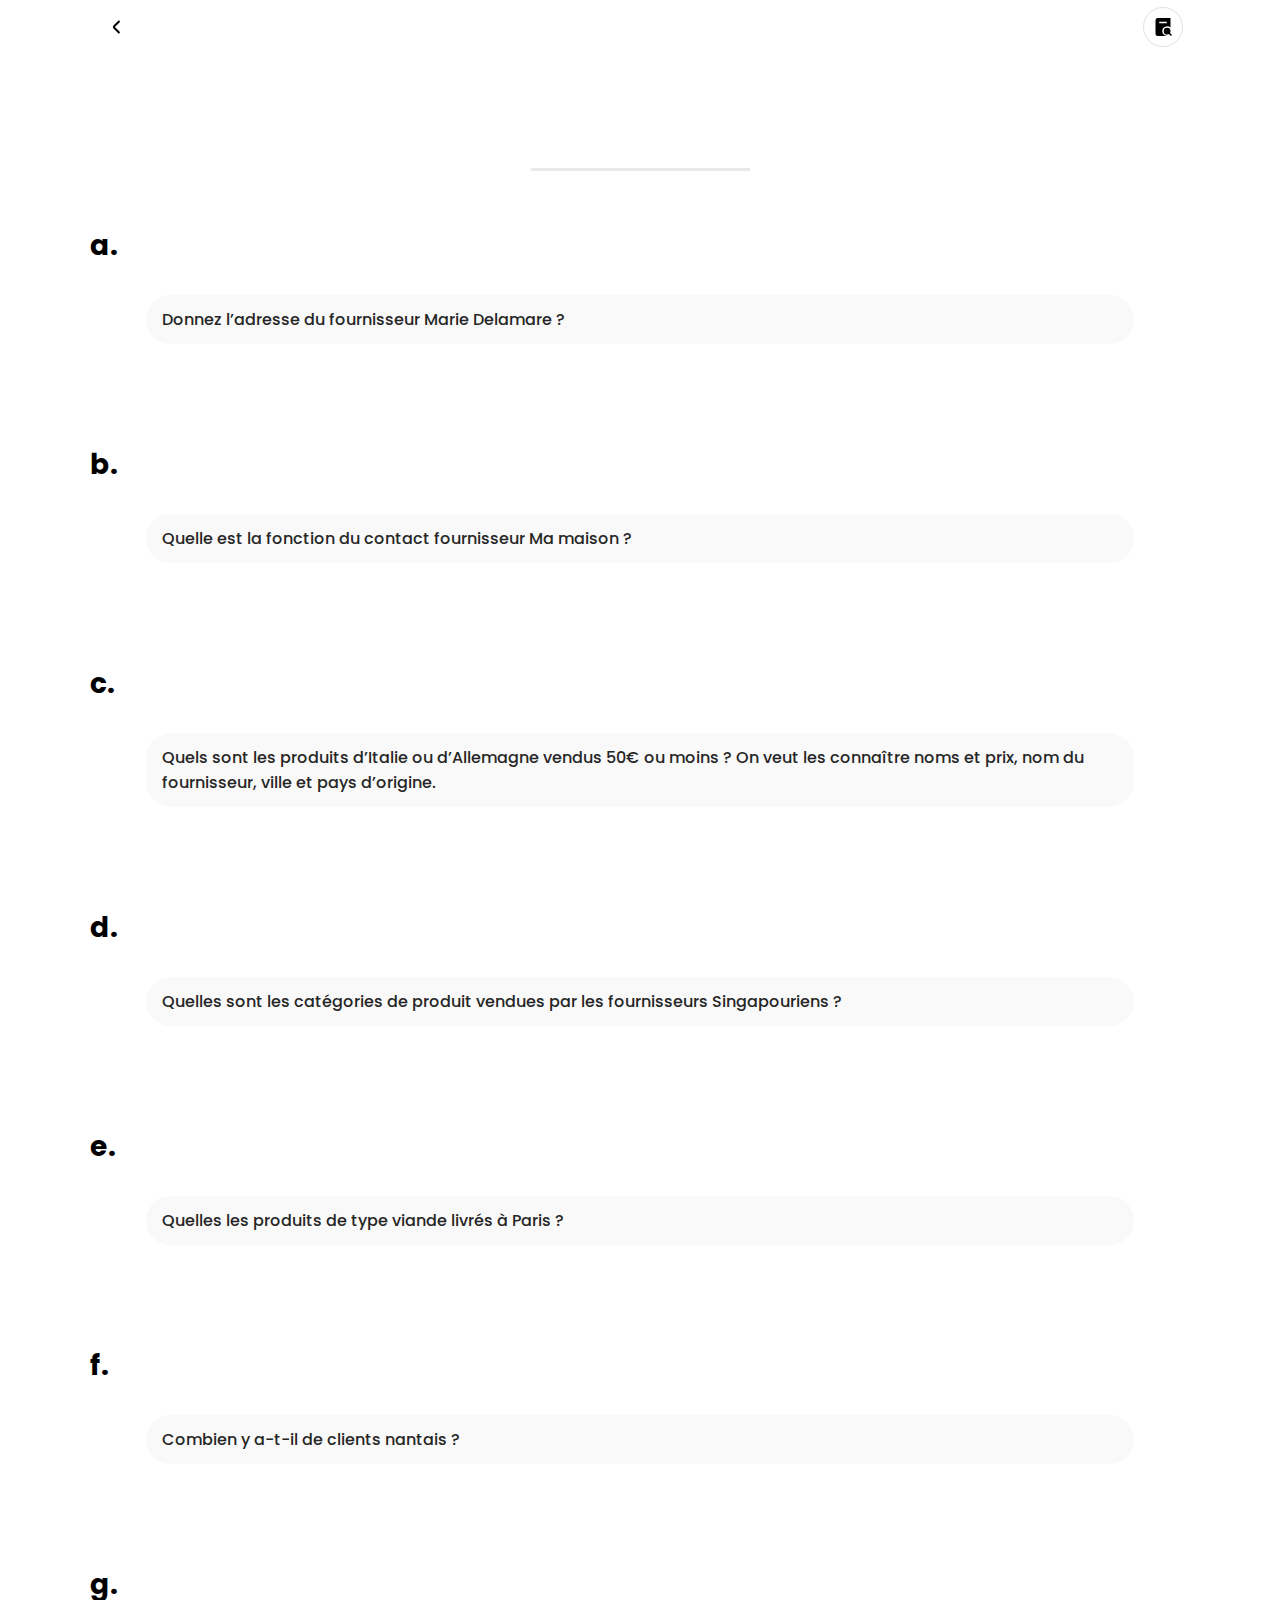
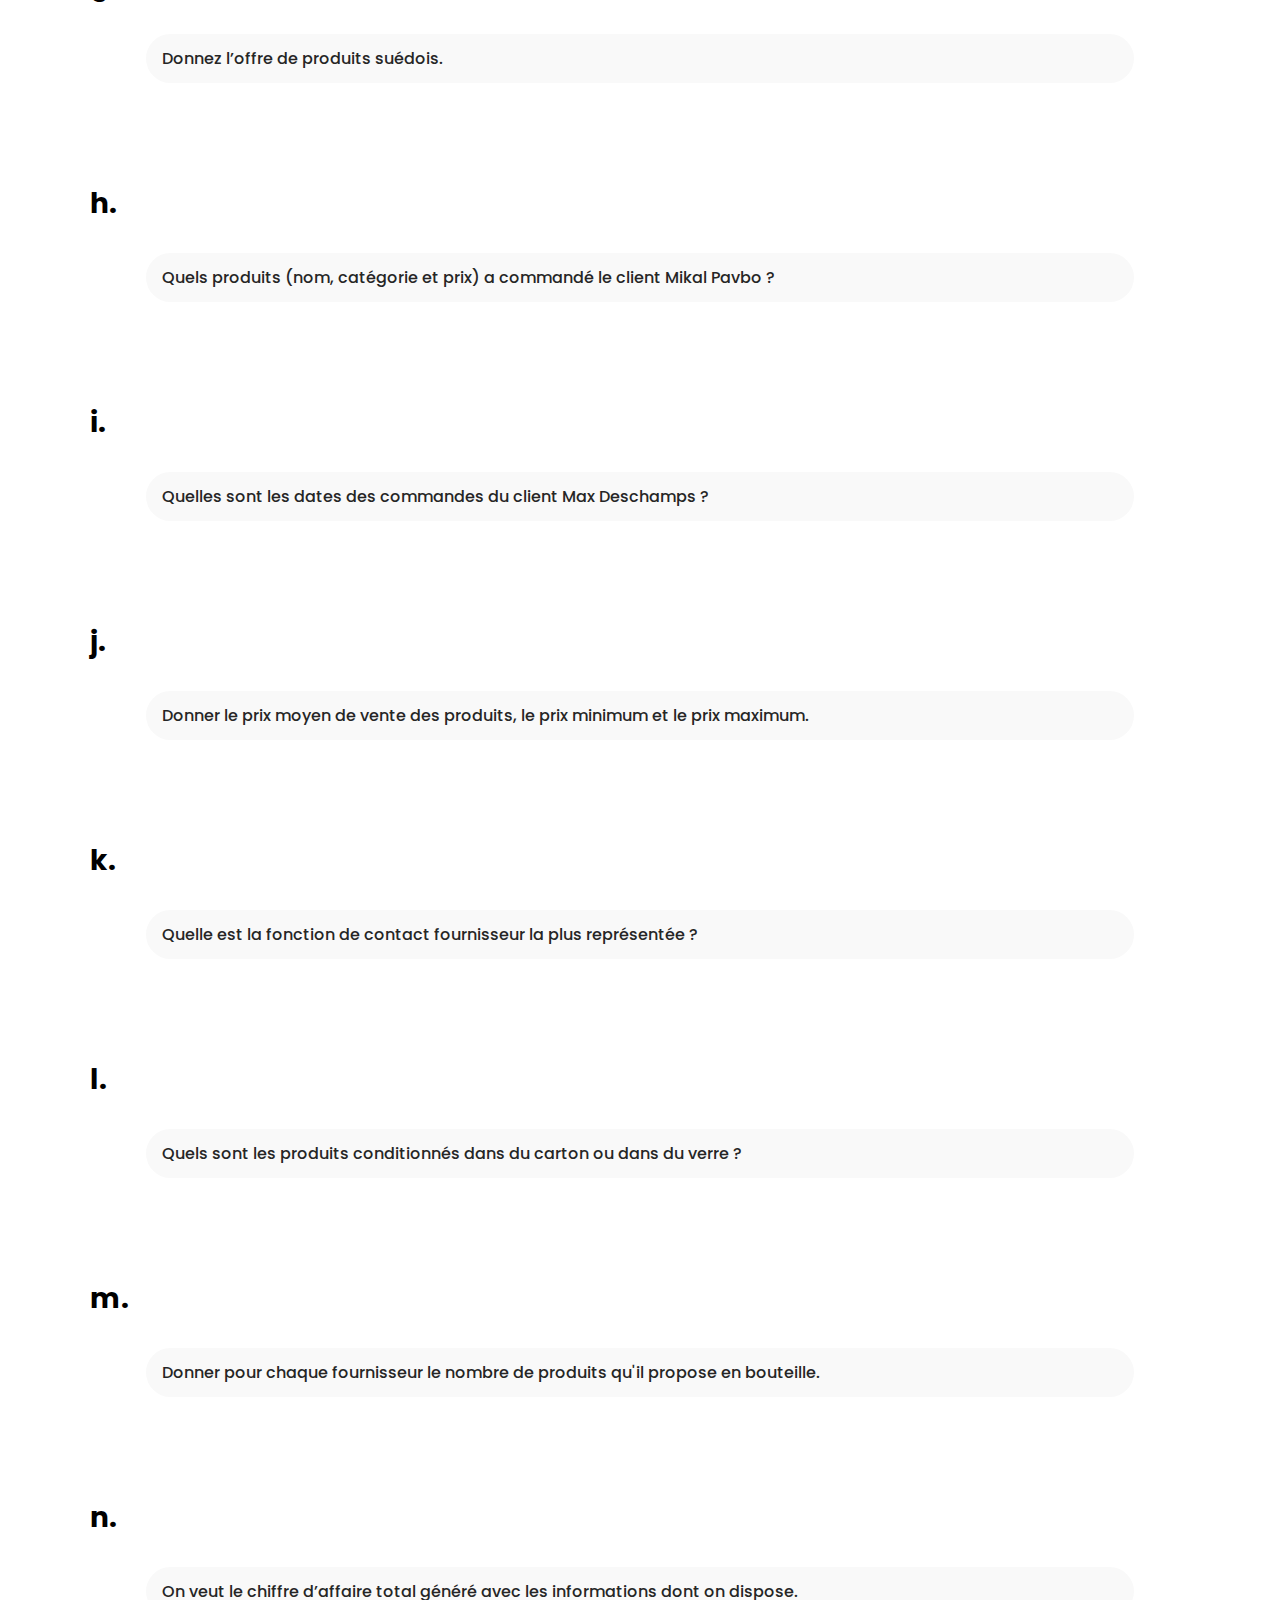
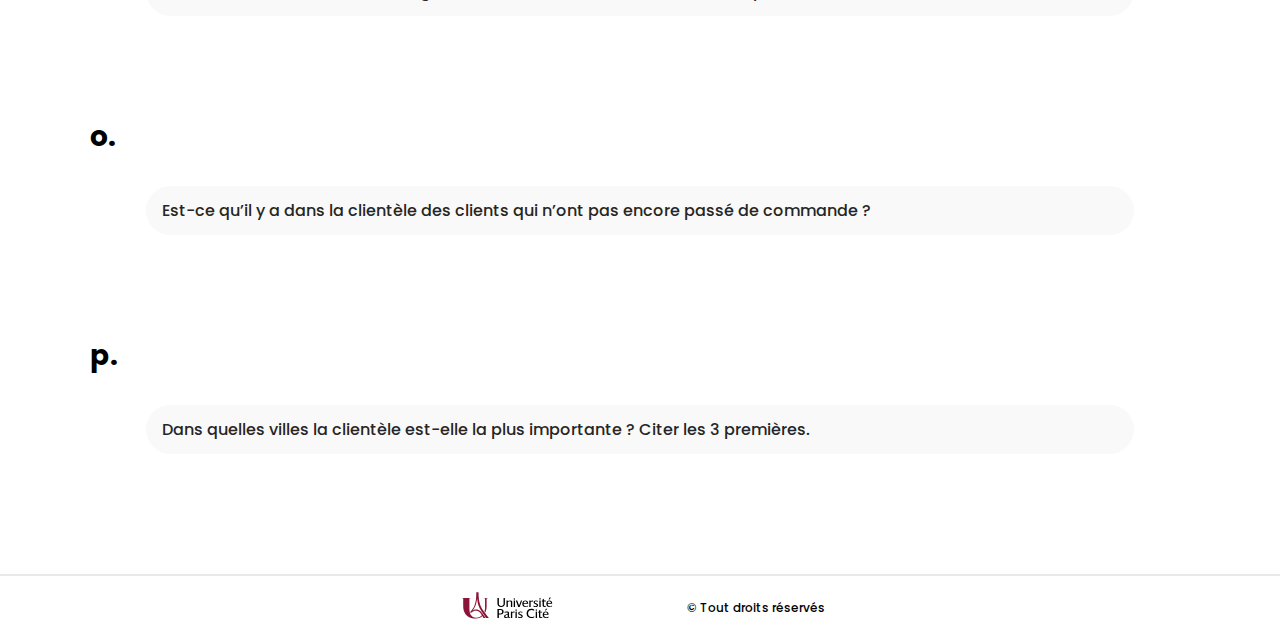
<file: sujet_2.html>
<!DOCTYPE html>
<html lang="fr">
<head>
    <meta charset="UTF-8">
    <meta name="viewport" content="width=device-width, initial-scale=1.0">
    <title>Sujet - Sujet 2</title>
    <link rel="stylesheet" href="style.css">
    <link rel="preconnect" href="https://fonts.googleapis.com">
    <link rel="preconnect" href="https://fonts.gstatic.com" crossorigin>
    <link href="https://fonts.googleapis.com/css2?family=Montserrat:ital,wght@0,100..900;1,100..900&family=Poppins:ital,wght@0,100;0,200;0,300;0,400;0,500;0,600;0,700;0,800;0,900;1,100;1,200;1,300;1,400;1,500;1,600;1,700;1,800;1,900&display=swap" rel="stylesheet">
    <link href="https://fonts.googleapis.com/css2?family=Montserrat:ital,wght@0,100..900;1,100..900&display=swap" rel="stylesheet">
</head>
<body>
    <nav>
        <a class="home" href="index.html">
            <svg xmlns="http://www.w3.org/2000/svg" id="Layer_1" data-name="Layer 1" viewBox="0 0 24 24"><path d="M13.775,18.707,8.482,13.414a2,2,0,0,1,0-2.828l5.293-5.293,1.414,1.414L9.9,12l5.293,5.293Z"/></svg>
        </a>
        <input type="checkbox" id="nav-toggle" hidden>
        <label for="nav-toggle" class="options">
            <svg style="fill: rgb(0, 0, 0);" height="max-content" viewBox="0 0 24 24" width="max-content" xmlns="http://www.w3.org/2000/svg" data-name="Layer 1">
                <path d="m11 17.5a6.5 6.5 0 0 1 11-4.684v-12.816h-17a3 3 0 0 0 -3 3v18a3 3 0 0 0 3 3h12.5a6.5 6.5 0 0 1 -6.5-6.5zm-4-12.5h10v2h-10zm15.543 18.957-2.657-2.657a4.457 4.457 0 0 1 -2.386.7 4.5 4.5 0 1 1 4.5-4.5 4.457 4.457 0 0 1 -.7 2.386l2.657 2.657z"></path>
            </svg>
        </label>
        <div class="sae1">
            <span>SAE 1</span>
            <div class="opt">
                <a href="sujet_1.html">Sujet</a>
                <a href="rapport_1.html">Rapport</a>
            </div>
        </div>
        <div class="sae2">
            <span>SAE 2</span>
            <div class="opt">
                <a href="sujet_2.html">Sujet</a>
                <a href="rapport_2.html">Rapport</a>
            </div>
        </div>
        <div class="sae3">
            <span>SAE 3</span>
            <div class="opt">
                <a href="sujet_3.html">Sujet</a>
                <a href="rapport_3.html">Rapport</a>
            </div>
        </div>
    </nav>
    <main>
        <div class="mission">
            <h1>SUJET</h1>
            <h2>MISSION 2</h2>
        </div>
        <div class="faq">

            <div class="qa">
                <div class="question">
                    <h2>a.</h2>
                </div>
                <div class="answer">
                    <p>Donnez l’adresse du fournisseur Marie Delamare ?</p>
                </div>
            </div>

            <div class="qa">
                <div class="question">
                    <h2>b.</h2>
                </div>
                <div class="answer">
                    <p> Quelle est la fonction du contact fournisseur Ma maison ?</p>
                </div>
            </div>

            <div class="qa">
                <div class="question">
                    <h2>c.</h2>
                </div>
                <div class="answer">
                    <p>Quels sont les produits d’Italie ou d’Allemagne vendus 50€ ou moins ? On veut les
                        connaître noms et prix, nom du fournisseur, ville et pays d’origine.</p>
                </div>
            </div>

            <div class="qa">
                <div class="question">
                    <h2>d.</h2>
                </div>
                <div class="answer">
                    <p>Quelles sont les catégories de produit vendues par les fournisseurs Singapouriens ?</p>
                </div>
            </div>

            <div class="qa">
                <div class="question">
                    <h2>e.</h2>
                </div>
                <div class="answer">
                    <p>Quelles les produits de type viande livrés à Paris ?</p>
                </div>
            </div>

            <div class="qa">
                <div class="question">
                    <h2>f.</h2>
                </div>
                <div class="answer">
                    <p>Combien y a-t-il de clients nantais ?</p>
                </div>
            </div>

            <div class="qa">
                <div class="question">
                    <h2>g.</h2>
                </div>
                <div class="answer">
                    <p>Donnez l’offre de produits suédois.</p>
                </div>
            </div>

            <div class="qa">
                <div class="question">
                    <h2>h.</h2>
                </div>
                <div class="answer">
                    <p>Quels produits (nom, catégorie et prix) a commandé le client Mikal Pavbo ?</p>
                </div>
            </div>

            <div class="qa">
                <div class="question">
                    <h2>i.</h2>
                </div>
                <div class="answer">
                    <p>Quelles sont les dates des commandes du client Max Deschamps ?</p>
                </div>
            </div>

            <div class="qa">
                <div class="question">
                    <h2>j.</h2>
                </div>
                <div class="answer">
                    <p>Donner le prix moyen de vente des produits, le prix minimum et le prix maximum.</p>
                </div>
            </div>

            <div class="qa">
                <div class="question">
                    <h2>k.</h2>
                </div>
                <div class="answer">
                    <p>Quelle est la fonction de contact fournisseur la plus représentée ?</p>
                </div>
            </div>

            <div class="qa">
                <div class="question">
                    <h2>l.</h2>
                </div>
                <div class="answer">
                    <p>Quels sont les produits conditionnés dans du carton ou dans du verre ?</p>
                </div>
            </div>

            <div class="qa">
                <div class="question">
                    <h2>m.</h2>
                </div>
                <div class="answer">
                    <p>Donner pour chaque fournisseur le nombre de produits qu'il propose en bouteille.</p>
                </div>
            </div>

            <div class="qa">
                <div class="question">
                    <h2>n.</h2>
                </div>
                <div class="answer">
                    <p>On veut le chiffre d’affaire total généré avec les informations dont on dispose.</p>
                </div>
            </div>

            <div class="qa">
                <div class="question">
                    <h2>o.</h2>
                </div>
                <div class="answer">
                    <p>Est-ce qu’il y a dans la clientèle des clients qui n’ont pas encore passé de commande ?</p>
                </div>
            </div>

            <div class="qa">
                <div class="question">
                    <h2>p.</h2>
                </div>
                <div class="answer">
                    <p>Dans quelles villes la clientèle est-elle la plus importante ? Citer les 3 premières.</p>
                </div>
            </div>
            
            


        </div>
    </main>
    <footer>
        <div class="logo">
            <?xml version="1.0" encoding="UTF-8" standalone="no"?>
            <svg xmlns="http://www.w3.org/2000/svg" viewBox="0 0 446.457 170.079">
            <g style="fill:#8a1438">
                <path
                    d="M 122.10547,50.730469 H 140.07812 V 52.359375 H 134.49609 V 85.753906 C 134.49609,95.359375 132.80859,105.58203 128.70312,112.22266 L 125.3125,107.58594 C 128.68359,99.808594 127.70703,90.050781 127.77344,85.753906 V 52.359375 H 122.10547 Z M 122.10547,50.730469" />
                <path
                    d="M 93.628906,55.03125 H 94.324219 C 96.191406,73.71875 100.05859,89.8125 113.21875,108.21875 121.40625,119.67188 132.41016,135.96875 132.41016,135.96875 H 143.84766 C 143.84766,135.96875 127.32031,115.05859 120.98047,105.58203 106.01172,83.214844 100.85938,65.140625 100.01953,28.332031 V 27.089844 H 90.398438 V 28.332031 C 90.703125,58.816406 87.246094,72.09375 82.609375,83.457031 79.410156,91.289063 73.101563,101.29688 65.421875,109.04297 65.429688,110.41016 66.101563,113.46875 66.691406,115.46484 72.007813,108.54688 80.855469,104.73047 88.621094,104.73047 94.273438,104.73047 99.464844,106.19141 104.10547,110.41406 105.94922,112.09375 109.13672,115.88281 114.44531,124.65234 108.76172,130.62891 100.81641,134.625 91.351563,134.625 78.105469,134.625 72.066406,129.69922 67.5625,123.29688 63.449219,117.44141 61.328125,108.73828 61.328125,95.234375 V 52.359375 H 66.421875 V 50.726563 H 29.613281 V 52.359375 H 34.890625 V 83.730469 C 34.890625,101.55078 38.742188,111.47656 44.992188,120.08594 51.367188,128.86719 64.652344,138.70312 89.394531,138.70312 102.46484,138.70312 111.45703,132.99219 116.42969,127.96484 117.75781,130.23828 119.41797,133.12109 120.97266,135.96875 H 129.58594 C 129.58594,135.96875 123.83594,127.28906 115.25391,114.91797 106.125,101.76172 97.332031,100.04297 88.632813,100.04297 84.023438,100.04297 78.585938,102.1875 75.449219,104.41016 L 75.1875,104.14844 C 80.90625,97.609375 84.574219,89.816406 86.863281,83.980469 89.277344,77.824219 93.175781,64.878906 93.628906,55.03125" />
            </g>
            <g style="fill:#000000">
                <path
                    d="M 196.47266,89.367188 C 206.64453,89.367188 212.25,84.5625 212.25,75.839844 V 50.664063 H 206.55469 V 75.734375 C 206.55469,81.683594 203.10547,84.824219 196.57812,84.824219 190.05078,84.824219 186.60156,81.683594 186.60156,75.734375 V 50.664063 H 180.48437 V 75.839844 C 180.48437,84.5625 186.16016,89.367188 196.47266,89.367188" />
                <path
                    d="M 243.41406,88.84375 V 67.65625 C 243.41406,63.660156 240.44531,61.371094 235.26953,61.371094 230.32031,61.371094 226.24219,63.261719 224.39062,65.101563 V 61.726563 L 219.01172,61.957031 V 88.84375 H 224.65234 V 68.734375 C 226.35937,66.429688 230.07031,65.226563 232.88281,65.226563 236.17578,65.226563 237.77344,66.382813 237.77344,68.757813 V 88.84375 Z M 243.41406,88.84375" />
                <path d="M 249.75391,57.777344 H 255.33984 V 52.605469 H 249.75391 Z M 249.75391,57.777344" />
                <path d="M 249.75391,88.84375 H 255.33984 V 61.785156 L 249.75391,61.898438 Z M 249.75391,88.84375" />
                <path
                    d="M 274.82031,88.84375 285.21484,62.234375 285.34766,61.894531 H 280.46094 L 272.44922,83.402344 264.65234,62.058594 264.59375,61.894531 H 258.65234 L 268.96484,88.84375 Z M 274.82031,88.84375" />
                <path
                    d="M 291.95703,71.917969 C 293.08984,65.511719 296.89453,64.546875 299.08203,64.546875 304.77734,64.546875 305.63672,69.507813 305.71484,71.917969 Z M 310.61719,86.296875 V 82.113281 L 310.19141,82.535156 C 308.64844,84.066406 305.11719,85.613281 301.35937,85.613281 294.94922,85.613281 291.69922,82.203125 291.69922,75.472656 V 75.199219 H 311.01953 L 311.04297,74.972656 C 311.09375,74.4375 311.09375,73.320313 311.09375,72.902344 311.09375,65.574219 306.71484,61.371094 299.08203,61.371094 292.60156,61.371094 286.05859,65.714844 286.05859,75.421875 286.05859,84.023438 291.41406,89.367188 300.03516,89.367188 306.16797,89.367188 309.41406,87.273438 310.52344,86.375 Z M 310.61719,86.296875" />
                <path
                    d="M 321.64453,70.066406 C 322.90625,67.082031 325.89844,66.015625 328.28125,66.015625 329.66797,66.015625 330.98047,66.253906 331.54297,66.605469 L 331.92578,66.847656 V 62.292969 L 331.83984,62.21875 C 331.23828,61.691406 330.16406,61.421875 328.65234,61.421875 325.88672,61.421875 323.10937,63.109375 321.32422,65.84375 V 61.726563 L 316.00391,61.957031 V 88.84375 H 321.64453 Z M 321.64453,70.066406" />
                <path
                    d="M 344.84375,73.085938 C 341.41406,71.953125 339.34375,71.269531 339.34375,68.597656 339.34375,66.390625 341.40234,65.019531 344.71094,65.019531 347.30078,65.019531 350.10937,65.949219 351.74219,66.875 L 352.11719,67.085938 V 63.265625 L 351.99609,63.191406 C 350.64844,62.351563 347.78125,61.371094 344.12891,61.371094 338.05859,61.371094 334.28516,64.359375 334.28516,69.175781 334.28516,73.859375 337.93359,75.738281 341.87109,77.074219 L 342.64844,77.347656 C 345.94141,78.515625 348.11719,79.285156 348.11719,81.980469 348.11719,84.566406 346.22266,85.824219 342.32812,85.824219 339.21484,85.824219 336.00781,84.402344 334.21484,82.992188 L 333.80859,82.671875 V 86.710938 L 333.89453,86.785156 C 335.35156,88.066406 338.89844,89.367188 342.85547,89.367188 349.55078,89.367188 353.38672,86.503906 353.38672,81.507813 353.38672,76.332031 349.34766,74.570313 344.84375,73.085938" />
                <path d="M 364.25391,52.605469 H 358.66406 V 57.777344 H 364.25391 Z M 364.25391,52.605469" />
                <path d="M 364.25391,61.785156 358.66406,61.898438 V 88.84375 H 364.25391 Z M 364.25391,61.785156" />
                <path
                    d="M 379.84766,89.367188 C 382.9375,89.367188 385.57812,88.410156 386.58984,87.460938 L 386.67187,87.386719 V 83.59375 L 386.25781,83.941406 C 385.20312,84.828125 383.4375,85.402344 381.75781,85.402344 379.25,85.402344 378.08594,84.382813 378.08594,82.191406 V 65.542969 H 386.03516 V 61.894531 H 378.08594 V 54.679688 L 372.60547,57.046875 V 61.875 L 368.78906,62.453125 V 65.542969 H 372.55078 V 83.238281 C 372.55078,87.191406 375.14453,89.367188 379.84766,89.367188" />
                <path d="M 407.73437,49.351563 H 401.94922 L 398.22266,57.566406 H 401.91797 Z M 407.73437,49.351563" />
                <path
                    d="M 401.26172,64.546875 C 406.95703,64.546875 407.81641,69.507813 407.89453,71.917969 H 394.13672 C 395.27344,65.511719 399.07422,64.546875 401.26172,64.546875 M 401.26172,61.371094 C 394.78125,61.371094 388.23828,65.714844 388.23828,75.421875 388.23828,84.023438 393.59375,89.367188 402.21484,89.367188 408.35156,89.367188 411.59375,87.273438 412.70312,86.371094 L 412.79687,86.296875 V 82.113281 L 412.37109,82.535156 C 410.82812,84.066406 407.30078,85.613281 403.53906,85.613281 397.12891,85.613281 393.87891,82.203125 393.87891,75.472656 V 75.199219 H 413.19922 L 413.22266,74.972656 C 413.27734,74.4375 413.27734,73.320313 413.27734,72.902344 413.27734,65.574219 408.89844,61.371094 401.26172,61.371094" />
                <path
                    d="M 186.60156,101.74219 H 192.71094 C 198.03516,101.74219 200.51562,104.11328 200.51562,109.20703 200.51562,114.16016 197.89062,116.66797 192.71094,116.66797 H 186.60156 Z M 194.08594,97.777344 H 180.48437 V 135.95703 H 186.60156 V 120.68359 H 193.875 C 201.83984,120.68359 206.78906,116.28516 206.78906,109.20703 206.78906,102.05078 202.03906,97.777344 194.08594,97.777344" />
                <path
                    d="M 218.57422,133.14844 C 216.86719,133.14844 214.00391,132.60547 214.00391,128.98828 214.00391,125.49609 216.70703,124.58203 219.09375,123.76953 219.30469,123.69922 219.51172,123.62891 219.71875,123.55859 221.86328,122.79688 223.45703,121.94531 224.26172,121.13281 V 129.96875 C 223.04297,131.98828 220.97656,133.14844 218.57422,133.14844 M 231.76953,133.04297 C 230.46094,133.04297 229.79297,132.34766 229.79297,130.98437 V 114.19141 C 229.79297,110.35156 226.53906,108.48438 219.84766,108.48438 215.59766,108.48438 212.03906,109.70703 210.52734,110.84375 L 210.42969,110.91797 V 114.46484 L 210.80469,114.25 C 213.05469,112.96875 215.66797,112.28906 218.36328,112.28906 222.55078,112.28906 224.26172,113.09766 224.26172,115.08203 V 116.55078 C 224.26172,118.59375 221.95703,119.46094 217.54297,120.93359 L 217.25391,121.02344 C 213.06641,122.33203 208.73437,123.6875 208.73437,129.30469 208.73437,133.59766 212.05078,136.48047 216.98437,136.48047 221.58203,136.48047 223.875,134.64453 225.00781,132.98437 225.41797,135.15234 227.28125,136.48047 229.96875,136.48047 231.89453,136.48047 233.54687,135.94141 234.39062,135.03516 L 234.45703,134.96484 V 132.19531 L 234.07031,132.45312 C 233.64062,132.73828 232.73828,133.04297 231.76953,133.04297" />
                <path
                    d="M 250.375,108.53516 C 247.60547,108.53516 244.82812,110.22266 243.04687,112.95703 V 108.83984 L 237.72266,109.07031 V 135.95703 H 243.36328 V 117.17969 C 244.62891,114.19531 247.61719,113.12891 250.00391,113.12891 251.39062,113.12891 252.69922,113.36719 253.26172,113.72266 L 253.64453,113.96094 V 109.40625 L 253.5625,109.33203 C 252.95703,108.80469 251.88672,108.53516 250.375,108.53516" />
                <path d="M 257.22656,104.89063 H 262.8125 V 99.71875 H 257.22656 Z M 257.22656,104.89063" />
                <path d="M 257.22656,135.95703 H 262.8125 V 108.89844 L 257.22656,109.01563 Z M 257.22656,135.95703" />
                <path
                    d="M 279.49609,120.19922 C 276.06641,119.06641 273.99609,118.38281 273.99609,115.71484 273.99609,113.50391 276.05469,112.13281 279.36328,112.13281 281.95703,112.13281 284.76172,113.06641 286.39453,113.98828 L 286.76953,114.19922 V 110.37891 L 286.64844,110.30469 C 285.30469,109.46484 282.43359,108.48438 278.78125,108.48438 272.71094,108.48438 268.9375,111.47656 268.9375,116.28906 268.9375,120.96875 272.58594,122.85156 276.52344,124.1875 L 277.30078,124.46484 C 280.59375,125.62891 282.76953,126.39844 282.76953,129.09375 282.76953,131.67969 280.875,132.9375 276.98047,132.9375 273.86328,132.9375 270.66016,131.51562 268.86719,130.10547 L 268.46094,129.78516 V 133.82422 L 268.54687,133.89844 C 270.00391,135.17969 273.55078,136.48047 277.50781,136.48047 284.20312,136.48047 288.03906,133.61719 288.03906,128.62109 288.03906,123.44922 284,121.68359 279.49609,120.19922" />
                <path
                    d="M 325.47266,132.14844 C 316.65234,132.14844 310.72266,126.00781 310.72266,116.86719 310.72266,107.58594 316.57422,101.58594 325.62891,101.58594 329.76953,101.58594 333.16797,102.68359 336.02344,104.94141 L 336.42578,105.26172 V 100.46875 L 336.31641,100.39453 C 334.16016,98.933594 330.9375,97.253906 325.10156,97.253906 312.74609,97.253906 304.44922,105.13672 304.44922,116.86719 304.44922,128.59766 312.53516,136.48047 324.57031,136.48047 329.75781,136.48047 333.8125,135.3125 336.96094,132.91406 L 337.0625,132.83984 V 127.88281 L 336.65234,128.21875 C 333.36719,130.90234 329.81641,132.14844 325.47266,132.14844" />
                <path d="M 343.29687,104.89063 H 348.88281 V 99.71875 H 343.29687 Z M 343.29687,104.89063" />
                <path d="M 343.29687,135.95703 H 348.88281 V 108.89844 L 343.29687,109.01563 Z M 343.29687,135.95703" />
                <path
                    d="M 366.38672,132.51562 C 363.88281,132.51562 362.71484,131.49609 362.71484,129.30469 V 112.65625 H 370.66406 V 109.00781 H 362.71484 V 101.79297 L 357.23437,104.16406 V 108.99219 L 353.41797,109.56641 V 112.65625 H 357.17969 V 130.35156 C 357.17969,134.30469 359.77344,136.48047 364.48047,136.48047 367.5625,136.48047 370.20312,135.52344 371.22266,134.57812 L 371.30078,134.50391 V 130.70703 L 370.89062,131.05469 C 369.83203,131.94141 368.06641,132.51562 366.38672,132.51562" />
                <path d="M 386.55078,104.67969 392.36328,96.46875 H 386.57812 L 382.85547,104.67969 Z M 386.55078,104.67969" />
                <path
                    d="M 385.89062,111.66016 C 391.58984,111.66016 392.44531,116.62109 392.52344,119.03125 H 378.76953 C 379.90234,112.625 383.70312,111.66016 385.89062,111.66016 M 385.89062,108.48438 C 379.41016,108.48438 372.87109,112.82813 372.87109,122.53516 372.87109,131.13672 378.22656,136.48047 386.84375,136.48047 392.97656,136.48047 396.22656,134.38672 397.33594,133.48437 L 397.42969,133.41016 V 129.23047 L 397.00391,129.65234 C 395.45703,131.17969 391.92969,132.72656 388.16797,132.72656 381.75781,132.72656 378.50781,129.31641 378.50781,122.58594 V 122.3125 H 397.82812 L 397.85156,122.08594 C 397.90625,121.55078 397.90625,120.43359 397.90625,120.01563 397.90625,112.6875 393.52734,108.48438 385.89062,108.48438" />
            </g>
            </svg>
        </div>
        <p>© Tout droits réservés</p>
    </footer>
</body>
</html>
</file>
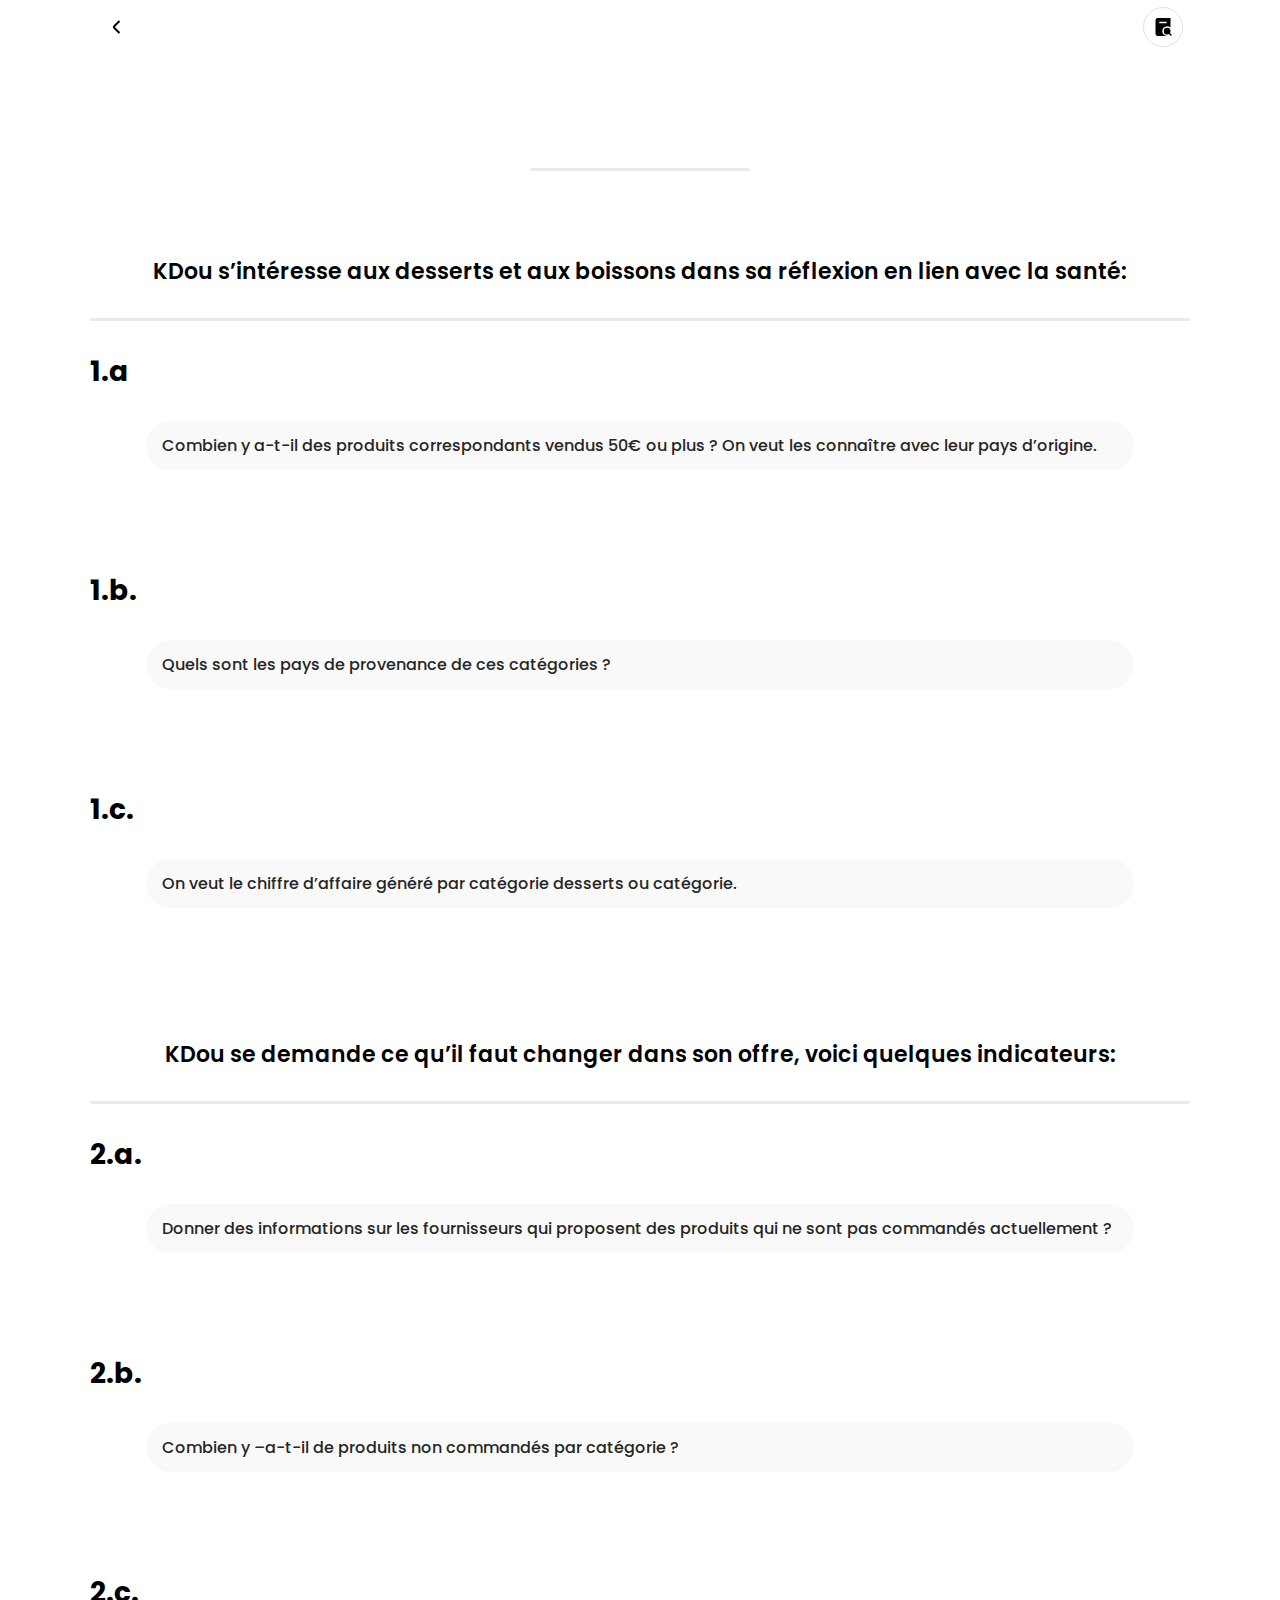
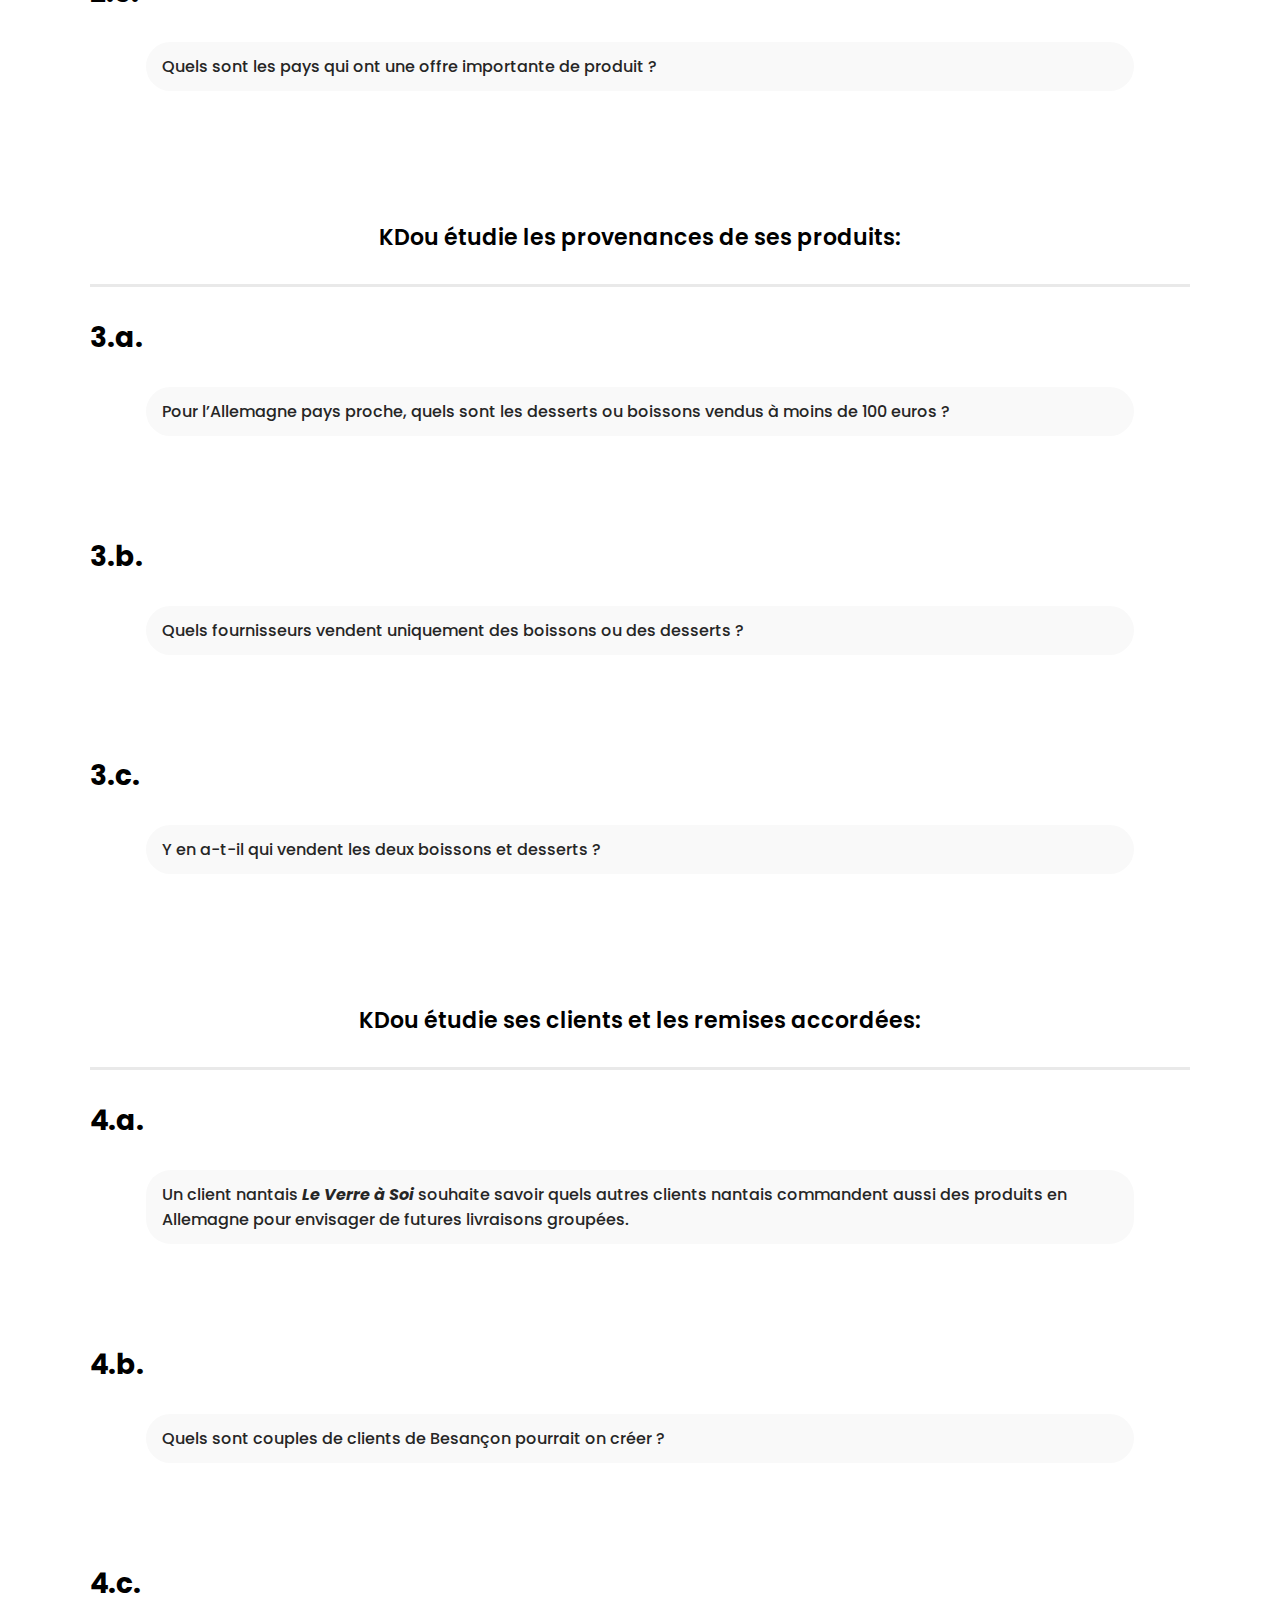
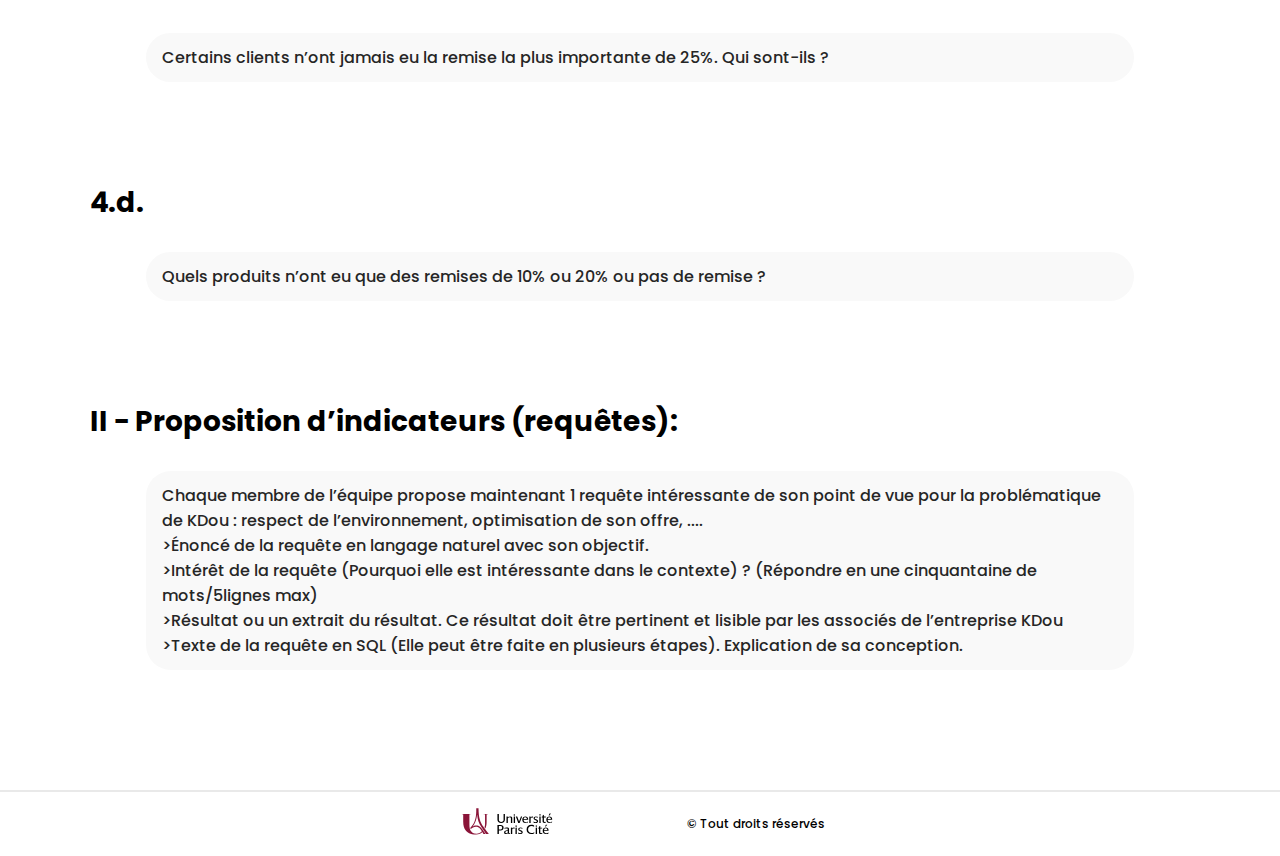
<file: sujet_3.html>
<!DOCTYPE html>
<html lang="fr">
<head>
    <meta charset="UTF-8">
    <meta name="viewport" content="width=device-width, initial-scale=1.0">
    <title>Sujet - Sujet 3</title>
    <link rel="stylesheet" href="style.css">
    <link rel="preconnect" href="https://fonts.googleapis.com">
    <link rel="preconnect" href="https://fonts.gstatic.com" crossorigin>
    <link href="https://fonts.googleapis.com/css2?family=Montserrat:ital,wght@0,100..900;1,100..900&family=Poppins:ital,wght@0,100;0,200;0,300;0,400;0,500;0,600;0,700;0,800;0,900;1,100;1,200;1,300;1,400;1,500;1,600;1,700;1,800;1,900&display=swap" rel="stylesheet">
    <link href="https://fonts.googleapis.com/css2?family=Montserrat:ital,wght@0,100..900;1,100..900&display=swap" rel="stylesheet">
</head>
<body>
    <nav>
        <a class="home" href="index.html">
            <svg xmlns="http://www.w3.org/2000/svg" id="Layer_1" data-name="Layer 1" viewBox="0 0 24 24"><path d="M13.775,18.707,8.482,13.414a2,2,0,0,1,0-2.828l5.293-5.293,1.414,1.414L9.9,12l5.293,5.293Z"/></svg>
        </a>
        <input type="checkbox" id="nav-toggle" hidden>
        <label for="nav-toggle" class="options">
            <svg style="fill: rgb(0, 0, 0);" height="max-content" viewBox="0 0 24 24" width="max-content" xmlns="http://www.w3.org/2000/svg" data-name="Layer 1">
                <path d="m11 17.5a6.5 6.5 0 0 1 11-4.684v-12.816h-17a3 3 0 0 0 -3 3v18a3 3 0 0 0 3 3h12.5a6.5 6.5 0 0 1 -6.5-6.5zm-4-12.5h10v2h-10zm15.543 18.957-2.657-2.657a4.457 4.457 0 0 1 -2.386.7 4.5 4.5 0 1 1 4.5-4.5 4.457 4.457 0 0 1 -.7 2.386l2.657 2.657z"></path>
            </svg>
        </label>
        <div class="sae1">
            <span>SAE 1</span>
            <div class="opt">
                <a href="sujet_1.html">Sujet</a>
                <a href="rapport_1.html">Rapport</a>
            </div>
        </div>
        <div class="sae2">
            <span>SAE 2</span>
            <div class="opt">
                <a href="sujet_2.html">Sujet</a>
                <a href="rapport_2.html">Rapport</a>
            </div>
        </div>
        <div class="sae3">
            <span>SAE 3</span>
            <div class="opt">
                <a href="sujet_3.html">Sujet</a>
                <a href="rapport_3.html">Rapport</a>
            </div>
        </div>
    </nav>
    <main>
        <div class="mission">
            <h1>SUJET</h1>
            <h2>MISSION 3</h2>
        </div>
        <div class="faq">

            <div class="qa">
                <div class="question">
                    <h1>KDou s’intéresse aux desserts et aux boissons dans sa réflexion en lien avec la santé:</h1>
                    <h2>1.a</h2>
                </div>
                <div class="answer">
                    <p>Combien y a-t-il des produits correspondants vendus 50€ ou plus ? On veut les connaître
                        avec leur pays d’origine.</p>
                </div>
            </div>

            <div class="qa">
                <div class="question">
                    <h2>1.b.</h2>
                </div>
                <div class="answer">
                    <p>Quels sont les pays de provenance de ces catégories ?</p>
                </div>
            </div>

            <div class="qa">
                <div class="question">
                    <h2>1.c.</h2>
                </div>
                <div class="answer">
                    <p>On veut le chiffre d’affaire généré par catégorie desserts ou catégorie.</p>
                </div>
            </div>

            <div class="qa">
                <div class="question">
                    <h1>KDou se demande ce qu’il faut changer dans son offre, voici quelques indicateurs:</h1>
                    <h2>2.a.</h2>
                </div>
                <div class="answer">
                    <p>Donner des informations sur les fournisseurs qui proposent des produits qui ne sont pas
                        commandés actuellement ?</p>
                </div>
            </div>

            <div class="qa">
                <div class="question">
                    <h2>2.b.</h2>
                </div>
                <div class="answer">
                    <p>Combien y –a-t-il de produits non commandés par catégorie ?</p>
                </div>
            </div>

            <div class="qa">
                <div class="question">
                    <h2>2.c.</h2>
                </div>
                <div class="answer">
                    <p>Quels sont les pays qui ont une offre importante de produit ?</p>
                </div>
            </div>

            <div class="qa">
                <div class="question">
                    <h1>KDou étudie les provenances de ses produits:</h1>
                    <h2>3.a.</h2>
                </div>
                <div class="answer">
                    <p>Pour l’Allemagne pays proche, quels sont les desserts ou boissons vendus à moins
                        de 100 euros ?</p>
                </div>
            </div>

            <div class="qa">
                <div class="question">
                    <h2>3.b.</h2>
                </div>
                <div class="answer">
                    <p>Quels fournisseurs vendent uniquement des boissons ou des desserts ?</p>
                </div>
            </div>

            <div class="qa">
                <div class="question">
                    <h2>3.c.</h2>
                </div>
                <div class="answer">
                    <p>Y en a-t-il qui vendent les deux boissons et desserts ?</p>
                </div>
            </div>

            <div class="qa">
                <div class="question">
                    <h1>KDou étudie ses clients et les remises accordées:</h1>
                    <h2>4.a.</h2>
                </div>
                <div class="answer">
                    <p>Un client nantais <i><b>Le Verre à Soi</b></i> souhaite savoir quels autres clients nantais
                        commandent aussi des produits en Allemagne pour envisager de futures livraisons
                        groupées.</p>
                </div>
            </div>

            <div class="qa">
                <div class="question">
                    <h2>4.b.</h2>
                </div>
                <div class="answer">
                    <p>Quels sont couples de clients de Besançon pourrait on créer ?</p>
                </div>
            </div>

            <div class="qa">
                <div class="question">
                    <h2>4.c.</h2>
                </div>
                <div class="answer">
                    <p>Certains clients n’ont jamais eu la remise la plus importante de 25%. Qui sont-ils ?</p>
                </div>
            </div>
            
            <div class="qa">
                <div class="question">
                    <h2>4.d.</h2>
                </div>
                <div class="answer">
                    <p>Quels produits n’ont eu que des remises de 10% ou 20% ou pas de remise ?
                    </p>
                </div>
            </div>

            <div class="qa">
                <div class="question">
                    <h2>II -  Proposition d’indicateurs (requêtes):</h2>
                </div>
                <div class="answer">
                    <p>Chaque membre de l’équipe propose maintenant 1 requête intéressante de son point de vue pour la problématique de KDou : respect de l’environnement, optimisation de son offre, ....<br> >Énoncé de la requête en langage naturel avec son objectif.<br> >Intérêt de la requête (Pourquoi elle est intéressante dans le contexte) ? (Répondre en une cinquantaine de mots/5lignes max)<br> >Résultat ou un extrait du résultat. Ce résultat doit être pertinent et lisible par les associés de l’entreprise KDou<br> >Texte de la requête en SQL (Elle peut être faite en plusieurs étapes). Explication de sa conception.</p>
                </div>
            </div>



        </div>
    </main>
    <footer>
        <div class="logo">
            <?xml version="1.0" encoding="UTF-8" standalone="no"?>
            <svg xmlns="http://www.w3.org/2000/svg" viewBox="0 0 446.457 170.079">
            <g style="fill:#8a1438">
                <path
                    d="M 122.10547,50.730469 H 140.07812 V 52.359375 H 134.49609 V 85.753906 C 134.49609,95.359375 132.80859,105.58203 128.70312,112.22266 L 125.3125,107.58594 C 128.68359,99.808594 127.70703,90.050781 127.77344,85.753906 V 52.359375 H 122.10547 Z M 122.10547,50.730469" />
                <path
                    d="M 93.628906,55.03125 H 94.324219 C 96.191406,73.71875 100.05859,89.8125 113.21875,108.21875 121.40625,119.67188 132.41016,135.96875 132.41016,135.96875 H 143.84766 C 143.84766,135.96875 127.32031,115.05859 120.98047,105.58203 106.01172,83.214844 100.85938,65.140625 100.01953,28.332031 V 27.089844 H 90.398438 V 28.332031 C 90.703125,58.816406 87.246094,72.09375 82.609375,83.457031 79.410156,91.289063 73.101563,101.29688 65.421875,109.04297 65.429688,110.41016 66.101563,113.46875 66.691406,115.46484 72.007813,108.54688 80.855469,104.73047 88.621094,104.73047 94.273438,104.73047 99.464844,106.19141 104.10547,110.41406 105.94922,112.09375 109.13672,115.88281 114.44531,124.65234 108.76172,130.62891 100.81641,134.625 91.351563,134.625 78.105469,134.625 72.066406,129.69922 67.5625,123.29688 63.449219,117.44141 61.328125,108.73828 61.328125,95.234375 V 52.359375 H 66.421875 V 50.726563 H 29.613281 V 52.359375 H 34.890625 V 83.730469 C 34.890625,101.55078 38.742188,111.47656 44.992188,120.08594 51.367188,128.86719 64.652344,138.70312 89.394531,138.70312 102.46484,138.70312 111.45703,132.99219 116.42969,127.96484 117.75781,130.23828 119.41797,133.12109 120.97266,135.96875 H 129.58594 C 129.58594,135.96875 123.83594,127.28906 115.25391,114.91797 106.125,101.76172 97.332031,100.04297 88.632813,100.04297 84.023438,100.04297 78.585938,102.1875 75.449219,104.41016 L 75.1875,104.14844 C 80.90625,97.609375 84.574219,89.816406 86.863281,83.980469 89.277344,77.824219 93.175781,64.878906 93.628906,55.03125" />
            </g>
            <g style="fill:#000000">
                <path
                    d="M 196.47266,89.367188 C 206.64453,89.367188 212.25,84.5625 212.25,75.839844 V 50.664063 H 206.55469 V 75.734375 C 206.55469,81.683594 203.10547,84.824219 196.57812,84.824219 190.05078,84.824219 186.60156,81.683594 186.60156,75.734375 V 50.664063 H 180.48437 V 75.839844 C 180.48437,84.5625 186.16016,89.367188 196.47266,89.367188" />
                <path
                    d="M 243.41406,88.84375 V 67.65625 C 243.41406,63.660156 240.44531,61.371094 235.26953,61.371094 230.32031,61.371094 226.24219,63.261719 224.39062,65.101563 V 61.726563 L 219.01172,61.957031 V 88.84375 H 224.65234 V 68.734375 C 226.35937,66.429688 230.07031,65.226563 232.88281,65.226563 236.17578,65.226563 237.77344,66.382813 237.77344,68.757813 V 88.84375 Z M 243.41406,88.84375" />
                <path d="M 249.75391,57.777344 H 255.33984 V 52.605469 H 249.75391 Z M 249.75391,57.777344" />
                <path d="M 249.75391,88.84375 H 255.33984 V 61.785156 L 249.75391,61.898438 Z M 249.75391,88.84375" />
                <path
                    d="M 274.82031,88.84375 285.21484,62.234375 285.34766,61.894531 H 280.46094 L 272.44922,83.402344 264.65234,62.058594 264.59375,61.894531 H 258.65234 L 268.96484,88.84375 Z M 274.82031,88.84375" />
                <path
                    d="M 291.95703,71.917969 C 293.08984,65.511719 296.89453,64.546875 299.08203,64.546875 304.77734,64.546875 305.63672,69.507813 305.71484,71.917969 Z M 310.61719,86.296875 V 82.113281 L 310.19141,82.535156 C 308.64844,84.066406 305.11719,85.613281 301.35937,85.613281 294.94922,85.613281 291.69922,82.203125 291.69922,75.472656 V 75.199219 H 311.01953 L 311.04297,74.972656 C 311.09375,74.4375 311.09375,73.320313 311.09375,72.902344 311.09375,65.574219 306.71484,61.371094 299.08203,61.371094 292.60156,61.371094 286.05859,65.714844 286.05859,75.421875 286.05859,84.023438 291.41406,89.367188 300.03516,89.367188 306.16797,89.367188 309.41406,87.273438 310.52344,86.375 Z M 310.61719,86.296875" />
                <path
                    d="M 321.64453,70.066406 C 322.90625,67.082031 325.89844,66.015625 328.28125,66.015625 329.66797,66.015625 330.98047,66.253906 331.54297,66.605469 L 331.92578,66.847656 V 62.292969 L 331.83984,62.21875 C 331.23828,61.691406 330.16406,61.421875 328.65234,61.421875 325.88672,61.421875 323.10937,63.109375 321.32422,65.84375 V 61.726563 L 316.00391,61.957031 V 88.84375 H 321.64453 Z M 321.64453,70.066406" />
                <path
                    d="M 344.84375,73.085938 C 341.41406,71.953125 339.34375,71.269531 339.34375,68.597656 339.34375,66.390625 341.40234,65.019531 344.71094,65.019531 347.30078,65.019531 350.10937,65.949219 351.74219,66.875 L 352.11719,67.085938 V 63.265625 L 351.99609,63.191406 C 350.64844,62.351563 347.78125,61.371094 344.12891,61.371094 338.05859,61.371094 334.28516,64.359375 334.28516,69.175781 334.28516,73.859375 337.93359,75.738281 341.87109,77.074219 L 342.64844,77.347656 C 345.94141,78.515625 348.11719,79.285156 348.11719,81.980469 348.11719,84.566406 346.22266,85.824219 342.32812,85.824219 339.21484,85.824219 336.00781,84.402344 334.21484,82.992188 L 333.80859,82.671875 V 86.710938 L 333.89453,86.785156 C 335.35156,88.066406 338.89844,89.367188 342.85547,89.367188 349.55078,89.367188 353.38672,86.503906 353.38672,81.507813 353.38672,76.332031 349.34766,74.570313 344.84375,73.085938" />
                <path d="M 364.25391,52.605469 H 358.66406 V 57.777344 H 364.25391 Z M 364.25391,52.605469" />
                <path d="M 364.25391,61.785156 358.66406,61.898438 V 88.84375 H 364.25391 Z M 364.25391,61.785156" />
                <path
                    d="M 379.84766,89.367188 C 382.9375,89.367188 385.57812,88.410156 386.58984,87.460938 L 386.67187,87.386719 V 83.59375 L 386.25781,83.941406 C 385.20312,84.828125 383.4375,85.402344 381.75781,85.402344 379.25,85.402344 378.08594,84.382813 378.08594,82.191406 V 65.542969 H 386.03516 V 61.894531 H 378.08594 V 54.679688 L 372.60547,57.046875 V 61.875 L 368.78906,62.453125 V 65.542969 H 372.55078 V 83.238281 C 372.55078,87.191406 375.14453,89.367188 379.84766,89.367188" />
                <path d="M 407.73437,49.351563 H 401.94922 L 398.22266,57.566406 H 401.91797 Z M 407.73437,49.351563" />
                <path
                    d="M 401.26172,64.546875 C 406.95703,64.546875 407.81641,69.507813 407.89453,71.917969 H 394.13672 C 395.27344,65.511719 399.07422,64.546875 401.26172,64.546875 M 401.26172,61.371094 C 394.78125,61.371094 388.23828,65.714844 388.23828,75.421875 388.23828,84.023438 393.59375,89.367188 402.21484,89.367188 408.35156,89.367188 411.59375,87.273438 412.70312,86.371094 L 412.79687,86.296875 V 82.113281 L 412.37109,82.535156 C 410.82812,84.066406 407.30078,85.613281 403.53906,85.613281 397.12891,85.613281 393.87891,82.203125 393.87891,75.472656 V 75.199219 H 413.19922 L 413.22266,74.972656 C 413.27734,74.4375 413.27734,73.320313 413.27734,72.902344 413.27734,65.574219 408.89844,61.371094 401.26172,61.371094" />
                <path
                    d="M 186.60156,101.74219 H 192.71094 C 198.03516,101.74219 200.51562,104.11328 200.51562,109.20703 200.51562,114.16016 197.89062,116.66797 192.71094,116.66797 H 186.60156 Z M 194.08594,97.777344 H 180.48437 V 135.95703 H 186.60156 V 120.68359 H 193.875 C 201.83984,120.68359 206.78906,116.28516 206.78906,109.20703 206.78906,102.05078 202.03906,97.777344 194.08594,97.777344" />
                <path
                    d="M 218.57422,133.14844 C 216.86719,133.14844 214.00391,132.60547 214.00391,128.98828 214.00391,125.49609 216.70703,124.58203 219.09375,123.76953 219.30469,123.69922 219.51172,123.62891 219.71875,123.55859 221.86328,122.79688 223.45703,121.94531 224.26172,121.13281 V 129.96875 C 223.04297,131.98828 220.97656,133.14844 218.57422,133.14844 M 231.76953,133.04297 C 230.46094,133.04297 229.79297,132.34766 229.79297,130.98437 V 114.19141 C 229.79297,110.35156 226.53906,108.48438 219.84766,108.48438 215.59766,108.48438 212.03906,109.70703 210.52734,110.84375 L 210.42969,110.91797 V 114.46484 L 210.80469,114.25 C 213.05469,112.96875 215.66797,112.28906 218.36328,112.28906 222.55078,112.28906 224.26172,113.09766 224.26172,115.08203 V 116.55078 C 224.26172,118.59375 221.95703,119.46094 217.54297,120.93359 L 217.25391,121.02344 C 213.06641,122.33203 208.73437,123.6875 208.73437,129.30469 208.73437,133.59766 212.05078,136.48047 216.98437,136.48047 221.58203,136.48047 223.875,134.64453 225.00781,132.98437 225.41797,135.15234 227.28125,136.48047 229.96875,136.48047 231.89453,136.48047 233.54687,135.94141 234.39062,135.03516 L 234.45703,134.96484 V 132.19531 L 234.07031,132.45312 C 233.64062,132.73828 232.73828,133.04297 231.76953,133.04297" />
                <path
                    d="M 250.375,108.53516 C 247.60547,108.53516 244.82812,110.22266 243.04687,112.95703 V 108.83984 L 237.72266,109.07031 V 135.95703 H 243.36328 V 117.17969 C 244.62891,114.19531 247.61719,113.12891 250.00391,113.12891 251.39062,113.12891 252.69922,113.36719 253.26172,113.72266 L 253.64453,113.96094 V 109.40625 L 253.5625,109.33203 C 252.95703,108.80469 251.88672,108.53516 250.375,108.53516" />
                <path d="M 257.22656,104.89063 H 262.8125 V 99.71875 H 257.22656 Z M 257.22656,104.89063" />
                <path d="M 257.22656,135.95703 H 262.8125 V 108.89844 L 257.22656,109.01563 Z M 257.22656,135.95703" />
                <path
                    d="M 279.49609,120.19922 C 276.06641,119.06641 273.99609,118.38281 273.99609,115.71484 273.99609,113.50391 276.05469,112.13281 279.36328,112.13281 281.95703,112.13281 284.76172,113.06641 286.39453,113.98828 L 286.76953,114.19922 V 110.37891 L 286.64844,110.30469 C 285.30469,109.46484 282.43359,108.48438 278.78125,108.48438 272.71094,108.48438 268.9375,111.47656 268.9375,116.28906 268.9375,120.96875 272.58594,122.85156 276.52344,124.1875 L 277.30078,124.46484 C 280.59375,125.62891 282.76953,126.39844 282.76953,129.09375 282.76953,131.67969 280.875,132.9375 276.98047,132.9375 273.86328,132.9375 270.66016,131.51562 268.86719,130.10547 L 268.46094,129.78516 V 133.82422 L 268.54687,133.89844 C 270.00391,135.17969 273.55078,136.48047 277.50781,136.48047 284.20312,136.48047 288.03906,133.61719 288.03906,128.62109 288.03906,123.44922 284,121.68359 279.49609,120.19922" />
                <path
                    d="M 325.47266,132.14844 C 316.65234,132.14844 310.72266,126.00781 310.72266,116.86719 310.72266,107.58594 316.57422,101.58594 325.62891,101.58594 329.76953,101.58594 333.16797,102.68359 336.02344,104.94141 L 336.42578,105.26172 V 100.46875 L 336.31641,100.39453 C 334.16016,98.933594 330.9375,97.253906 325.10156,97.253906 312.74609,97.253906 304.44922,105.13672 304.44922,116.86719 304.44922,128.59766 312.53516,136.48047 324.57031,136.48047 329.75781,136.48047 333.8125,135.3125 336.96094,132.91406 L 337.0625,132.83984 V 127.88281 L 336.65234,128.21875 C 333.36719,130.90234 329.81641,132.14844 325.47266,132.14844" />
                <path d="M 343.29687,104.89063 H 348.88281 V 99.71875 H 343.29687 Z M 343.29687,104.89063" />
                <path d="M 343.29687,135.95703 H 348.88281 V 108.89844 L 343.29687,109.01563 Z M 343.29687,135.95703" />
                <path
                    d="M 366.38672,132.51562 C 363.88281,132.51562 362.71484,131.49609 362.71484,129.30469 V 112.65625 H 370.66406 V 109.00781 H 362.71484 V 101.79297 L 357.23437,104.16406 V 108.99219 L 353.41797,109.56641 V 112.65625 H 357.17969 V 130.35156 C 357.17969,134.30469 359.77344,136.48047 364.48047,136.48047 367.5625,136.48047 370.20312,135.52344 371.22266,134.57812 L 371.30078,134.50391 V 130.70703 L 370.89062,131.05469 C 369.83203,131.94141 368.06641,132.51562 366.38672,132.51562" />
                <path d="M 386.55078,104.67969 392.36328,96.46875 H 386.57812 L 382.85547,104.67969 Z M 386.55078,104.67969" />
                <path
                    d="M 385.89062,111.66016 C 391.58984,111.66016 392.44531,116.62109 392.52344,119.03125 H 378.76953 C 379.90234,112.625 383.70312,111.66016 385.89062,111.66016 M 385.89062,108.48438 C 379.41016,108.48438 372.87109,112.82813 372.87109,122.53516 372.87109,131.13672 378.22656,136.48047 386.84375,136.48047 392.97656,136.48047 396.22656,134.38672 397.33594,133.48437 L 397.42969,133.41016 V 129.23047 L 397.00391,129.65234 C 395.45703,131.17969 391.92969,132.72656 388.16797,132.72656 381.75781,132.72656 378.50781,129.31641 378.50781,122.58594 V 122.3125 H 397.82812 L 397.85156,122.08594 C 397.90625,121.55078 397.90625,120.43359 397.90625,120.01563 397.90625,112.6875 393.52734,108.48438 385.89062,108.48438" />
            </g>
            </svg>
        </div>
        <p>© Tout droits réservés</p>
    </footer>
</body>
</html>
</file>
<file: style.css>
@layer reset {
    * {
        margin: 0;
        -webkit-tap-highlight-color: transparent;
    }
}

@layer variables {
    :root {
        --nav-radius: 19px;
        --nav-height: 54px;
        --nav-blur: blur(6px);
        --nav-color: rgba(121, 121, 121, 0.1);

        --font-family: "Poppins", sans-serif;
        --font-size: 14px;
        --font-weight-normal: 500;
        --font-weight-bold: 600;

        --color-white: #ffffff;
        --color-gray: #606060;
        --color-black: #000000;
        --color-dark-gray: #262626;
        --color-light-gray: #c4c4c4;
        --color-overlay: rgba(58, 58, 58, 0.1);
        --color-background-p1: #ffffff;
        --color-bg-gray1: #f7f7f7;
        --color-bg-gray2: #e9e9e9;

        --padding-xs: 2px;
        --padding-sm: 4px;
        --padding-md: 8px;
        --padding-lg: 10px;

        --gap-sm: 4px;
        --gap-md: 8px;

        --transition-ease: all 0.2s ease;
        --transition-cubic: all 0.6s cubic-bezier(0.19, 1, 0.22, 1);

        --opacity-hidden: 0;
        --opacity-visible: 1;
        --visibility-hidden: hidden;
        --visibility-visible: visible;

        --height-adjust-16: calc(var(--nav-height) - 16px);
        --height-adjust-20: calc(var(--nav-height) - 36px);
        --height-adjust-38: calc(var(--nav-height) - 38px);

        --transform-scale-1: scale(1);
        --transform-scale-0-1: scale(0);
    }
}

@layer base {
    html, button {
        font-family: var(--font-family);
        color: var(--color-white);
        font-size: var(--font-size);
        font-weight: var(--font-weight-bold);
    }

    html {
        background-color: var(--color-white);
        width: 100%;
        color: var(--color-black);
    }

    button {
        border: none;
        color: var(--color-black);
    }

    h1 {
        font-family: "Montserrat";
    }

    body {
        display: grid;
        align-content: space-between;
        height: 100vh;
    }
}

@layer navigation {
    nav {
        height: var(--height-adjust-16);
        width: 100%;
        max-width: 1100px;
        position: fixed;
        transform: translateX(50%);
        right: 50%;
        top: 0;
        z-index: 200;
        padding: var(--padding-md) 0;
        display: flex;
        justify-content: flex-end;
        align-items: flex-start;
        gap: var(--gap-sm);
        font-family: "Montserrat";
    }

    nav .home {
        position: absolute;
        top: var(--padding-md);
        left: var(--padding-md);
        width: var(--height-adjust-20);
        height: var(--height-adjust-20);
        padding: var(--padding-lg);
        border-radius: var(--nav-radius);
        cursor: pointer;
        z-index: 202;
        transition: var(--transition-ease);
        transform: scale(1);
        backdrop-filter: var(--nav-blur);
        display: flex;
        justify-content: center;
        align-items: center;
    }

    nav .home svg {
        height: 24px;
        width: 24px;
        position: absolute;
    }

    nav .home:hover {
        background-color: var(--nav-color);
        backdrop-filter: var(--nav-blur);
        outline: transparent;
    }

    nav .home:active {
        transform: scale(0.8);
    }

    nav .sae1, 
    nav .sae2, 
    nav .sae3 {
        background-color: var(--nav-color);
        backdrop-filter: var(--nav-blur);
        padding: calc(var(--padding-sm) + 3px) var(--padding-sm);
        display: flex;
        flex-direction: column;
        align-items: center;
        justify-content: flex-start;
        border-radius: calc(var(--nav-radius) - var(--padding-sm));
        text-decoration: none;
        outline: 1px solid transparent;
        height: var(--height-adjust-38);
        min-height: var(--height-adjust-38);
        z-index: 201;
        overflow: hidden;
        position: relative;
        right: var(--nav-height);
        opacity: 0;
        visibility: hidden;
        transition: var(--transition-cubic);
        margin-top: var(--gap-sm);
        -webkit-user-select: none;
        -moz-user-select: none;
        -ms-user-select: none;
        user-select: none; 
        transform: translateX(50px) scale(0.2);
        filter: blur(8px);
    }

    #nav-toggle:checked ~ .sae1,
    #nav-toggle:checked ~ .sae2,
    #nav-toggle:checked ~ .sae3 {
        visibility: visible;
        opacity: 1;
        filter: blur(0);
        transform: translateX(0) scale(1);
    }

    nav .sae1:hover,
    nav .sae2:hover,
    nav .sae3:hover {
        height: 71px;
    }

    nav .sae1 span,
    nav .sae2 span,
    nav .sae3 span {
        text-align: center;
        width: 100%;
        margin-bottom: var(--padding-xs);
    }

    nav .sae1 .opt,
    nav .sae2 .opt,
    nav .sae3 .opt {
        width: 100%;
        display: flex;
        flex-direction: column;
        gap: var(--gap-md);
        background-color: var(--color-overlay);
        padding: var(--padding-md);
        margin-top: var(--gap-sm);
    }

    .opt a {
        color: var(--color-dark-gray);
        width: 100%;
        text-align: center;
        text-decoration: none;
        font-weight: var(--font-weight-normal);
        font-size: 13px;
        transition: var(--transition-ease);
    }

    .opt a:hover {
        color: var(--color-black);
        text-decoration: underline;
    }

    nav .options {
        position: absolute;
        top: var(--padding-md);
        right: var(--padding-md);
        width: var(--height-adjust-20);
        height: var(--height-adjust-20);
        padding: var(--padding-lg);
        border-radius: var(--nav-radius);
        cursor: pointer;
        z-index: 202;
        transition: var(--transition-ease);
        transform: scale(1);
        backdrop-filter: var(--nav-blur);
        outline: rgba(134, 134, 134, 0.25) 1px solid;
    }

    nav .options:active,
    nav .options:hover,
    #nav-toggle:checked + .options {
        background-color: var(--nav-color);
        backdrop-filter: var(--nav-blur);
        outline: transparent;
    }

    nav .options:active {
        transform: scale(0.8);
    }
}

@layer layout {
    main {
        width: 100%;
        display: flex;
        align-items: center;
        flex-direction: column;
    }
}

@layer p1 {
    main .p1 {
        height: 100vh;
        width: 100%;
        position: relative;
        overflow: hidden;
        background-color: var(--color-background-p1);
        max-height: 800px;
        overflow: hidden;
    }

    .p1 .background {
        position: absolute;
        top: 50%;
        left: 50%;
        height: 100%;
        width: max-content;
        transform: translate(-50%, -50%) scale(1.5);
        filter: brightness(1);
        z-index: 0;
    }
    
    .p1 .background svg {
        position: relative;
        height: 100%;
        z-index: 1;
        animation: onLoad 20s cubic-bezier(.07,.41,.49,1) forwards;
    }

    @keyframes onLoad {
        from {
            transform: scale(1.5);
        }
        to {
            transform: scale(1);
        }
    }

    .p1 .overlay {
        position: absolute;
        height: 100%;
        width: 100%;
        top: 0;
        left: 0;
        background: linear-gradient(0deg, rgba(255,255,255,1) 0%, rgba(255,255,255,0) 55%);
    }

    .p1 .content {
        z-index: 10;
    }

    .p1 .content .arrow {
        fill: black;
        position: absolute;
        width: 32px;
        height: 32px;
        transform: translateX(-50%);
        left: 50%;
        bottom: 15%;
        z-index: 10;
        animation: moveArrow 6s cubic-bezier(0.19, 1, 0.22, 1) forwards;
    }

    .p1 .content .texts {
        -webkit-user-select: none;
        -moz-user-select: none;
        -ms-user-select: none;
        user-select: none; 
        position: absolute;
        left: 50%;
        z-index: 10;
        top: 50%;
        transform: translateX(-50%) translateY(-50%);
        display: flex;
        flex-direction: column;
        justify-content: center;
        align-items: center;
        text-align: center;
        gap: 8px;
        font-family: "Montserrat";
    }

    .p1 .content .texts h1 {
        font-size: 10px;
        font-weight: 600;
        color: var(--color-dark-gray);
        visibility: hidden;
        animation: moveText 1.6s cubic-bezier(0.19, 1, 0.22, 1) 0.1s forwards;
    }
    .p1 .content .texts h2 {
        font-size: 34px;
        font-weight: 700;
        color: var(--color-black);
        letter-spacing: -1px;
        animation: moveText 1.6s cubic-bezier(0.19, 1, 0.22, 1) forwards;
    }
    .p1 .content .texts h3 {
        visibility: hidden;
        font-size: 12px;
        font-weight: 500;
        color: var(--color-dark-gray);
        animation: moveText 1.6s cubic-bezier(0.19, 1, 0.22, 1) 0.2s forwards;
    }

    @keyframes moveArrow {
        from {
            transform: translateX(-50%) translateY(-80px);
        }
        to {
            transform: translateX(-50%) translateY(0px);
        }
    }
}

@layer p2 {
    main .p2 {
        height: fit-content;
        width: calc(100% - 40px);
        position: relative;
        overflow: hidden;
        padding: 0 20px;
        display: flex;
        flex-direction: column;
        align-items: center;
    }

    .p2 p {
        max-width: 1100px;
        line-height: 1.5;
        font-size: 16px;
        padding: 100px 0;
        border-bottom: var(--color-bg-gray2) 3px solid;
    }
}

@layer p3 {
    main .p3 {
        height: fit-content;
        width: calc(100% - 40px);
        position: relative;
        overflow: hidden;
        padding: 100px 20px;
        display: flex;
        flex-direction: column;
        align-items: center;
        gap: 100px;
        max-width: 1100px;
    }

    .p3 .sae p {
        font-size: 16px;
        color: var(--color-gray);
        font-weight: 300;
    }

    .p3 .sae {
        display: flex;
        flex-direction: column;
        gap: 18px;
    }

    .p3 .sae .buttons {
        display: flex;
        flex-direction: row;
        align-items: center;
        gap: 8px;
    }

    .p3 .sae a {
        font-family: "Montserrat";
        background-color: #ebe4ff;
        padding: var(--gap-md) 14px var(--gap-md) 10px;
        display: flex;
        width: fit-content;
        justify-content: center;
        align-items: center;
        gap: var(--gap-md);
        border-radius: 26px;
        text-decoration: none;
        transition: all 0.3s ease;
        fill: #835aff;
        color: #835aff;

    }
    .p3 .sae a:hover {
        background-color: #835aff;
        fill: var(--color-white);
        color: var(--color-white);
    }
}

@layer rapports {
.mission {
    display: flex;
    justify-content: center;
    align-items: center;
    flex-direction: column;
    padding: var(--nav-height);
    border-bottom: var(--color-bg-gray2) 3px solid;
}

@keyframes moveText {
    from {
        transform: translateY(80px) scale(3);
        opacity: 0;
        visibility: hidden;
        filter: blur(12px);
    }
    to {
        transform: translateY(0px) scale(1);
        visibility: visible;
        opacity: 1;
        filter: blur(0);
    }
}

@keyframes moveFAQ {
    from {
        transform: translateY(140px);
    }
    to {
        transform: translateY(0px);
    }
}

.mission h1 {
    font-size: 34px;
    transform: translateY(-40px);
    font-weight: 700;
    visibility: hidden;
    opacity: 0;
    animation: moveText 1.6s cubic-bezier(0.19, 1, 0.22, 1) forwards;
}

.mission h2 {
    font-size: 12px;
    transform: translateY(-40px);
    font-weight: 600;
    visibility: hidden;
    opacity: 0;
    color: var(--color-dark-gray);
    animation: moveText 1.6s cubic-bezier(0.19, 1, 0.22, 1) 0.2s forwards;
}

.faq {
    width: calc(100% - 40px);
    max-width: 1100px;
    padding: 20px;
    padding-top: var(--nav-height);
    animation: moveFAQ 1.6s cubic-bezier(0.19, 1, 0.22, 1) forwards;
    position: relative;
}

.qa {
    display: flex;
    flex-direction: column;
    align-items: center;
}

.question h2 {
    font-size: 28px;
    color: #000000;
    border-radius: 5px;
    margin: 0;
}

.question h1 {
    font-size: 22px;
    color: #000000;
    border-radius: 5px;
    margin: 0;
    margin-bottom: 30px;
    font-weight: 600;
    padding-bottom: 30px;
    width: 100%;
    text-align: center;
    font-family: "Poppins";
    border-radius: 0;
    margin-top: 30px;
    border-bottom: var(--color-bg-gray2) 3px solid;
}

.question {
    width: 100%;
}
.answer {
    margin-top: 28px;
    margin-bottom: 100px;
    display: flex;
    flex-direction: column;
    color: var(--color-dark-gray);
    font-size: 16px;
    font-weight: 500;
    gap: 16px;
    width: calc(100% - 20px);
    max-width: calc(1100px - 68px - 68px);
    border-radius: 25px;
    padding: 12px;
    background-color: #f9f9f9;
}

.answer p {
    padding: 0px 4px;

}

pre {
    padding: 6px 12px;
    border: 1px #d4d4d4 solid;
}

pre, code {
    background-color: #f9f9f9;
    color: #383a42;
    font-family: "Poppins";
    font-weight: 500;
    font-size: 14px;
    border-radius: 12px;
    white-space: pre-wrap;
    line-height: 2;
}

.answer img {
    display: block;
    position: relative;
    width: fit-content;
    max-height: 400px;
    max-width: 100%;
    border-radius: 12px;
    border: 1px #d4d4d4 solid;
    object-fit: contain;
}

.faq table {
    border: 1px #d4d4d4 solid;
    border-radius: 10px;
    background-color: #f9f9f9;
    border-spacing: 0;
    overflow: hidden;
}

.faq table th, td {
    padding: 0 8px;
}

.faq table tr {
    border: none;
    margin: 0;
}

.faq table td {
    color: var(--color-dark-gray);
    font-weight: 400;
}

.faq table th {
    background-color: #e6e6e6;
    margin: 0;
}
}

@layer footer {
    footer {
        position: relative;
        width: calc(100% - 8px);
        height: 56px;
        bottom: 0;
        display: flex;
        flex-direction: row;
        justify-content: center;
        align-items: center;
        font-weight: 500;
        font-size: 12px;
        gap: 10%;
        border-top: 2px solid var(--color-bg-gray2);
        padding: 4px;
    }

    footer .logo svg {
        height: 40px;
    }
}
</file>
